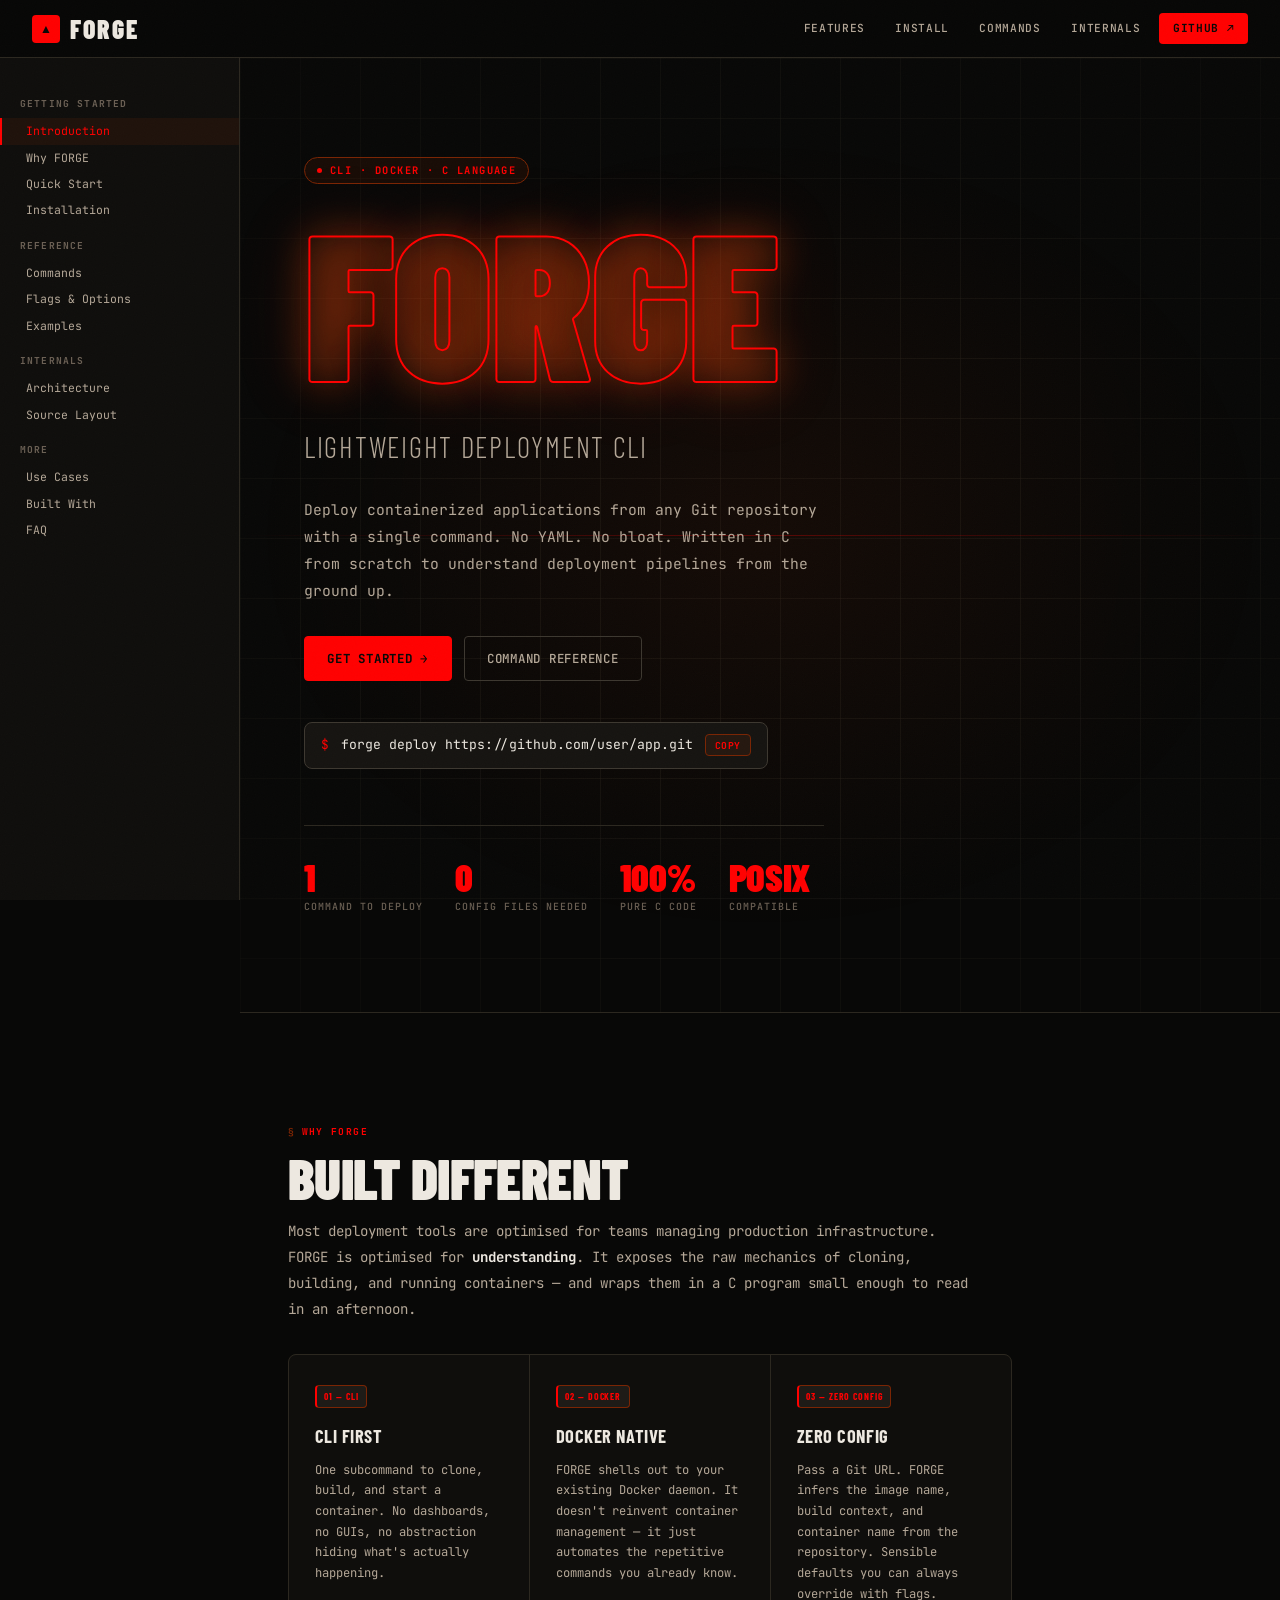
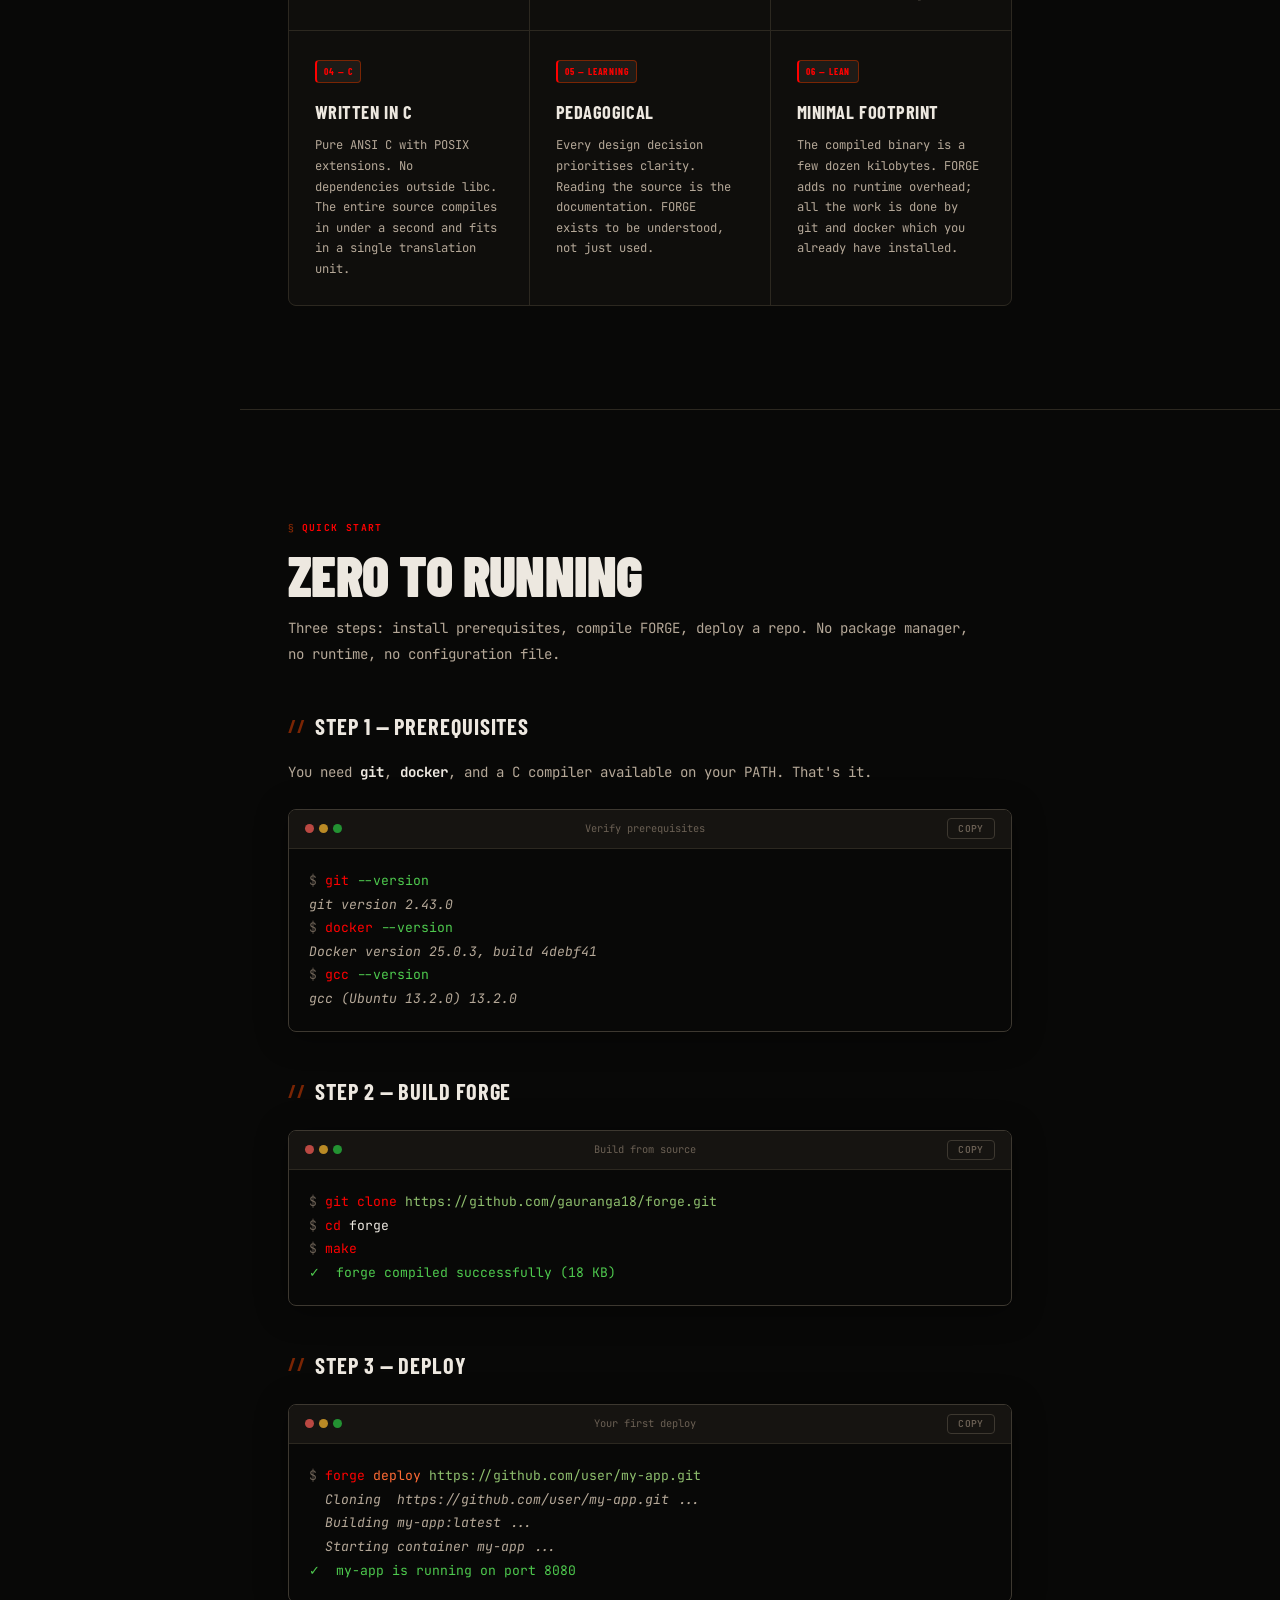
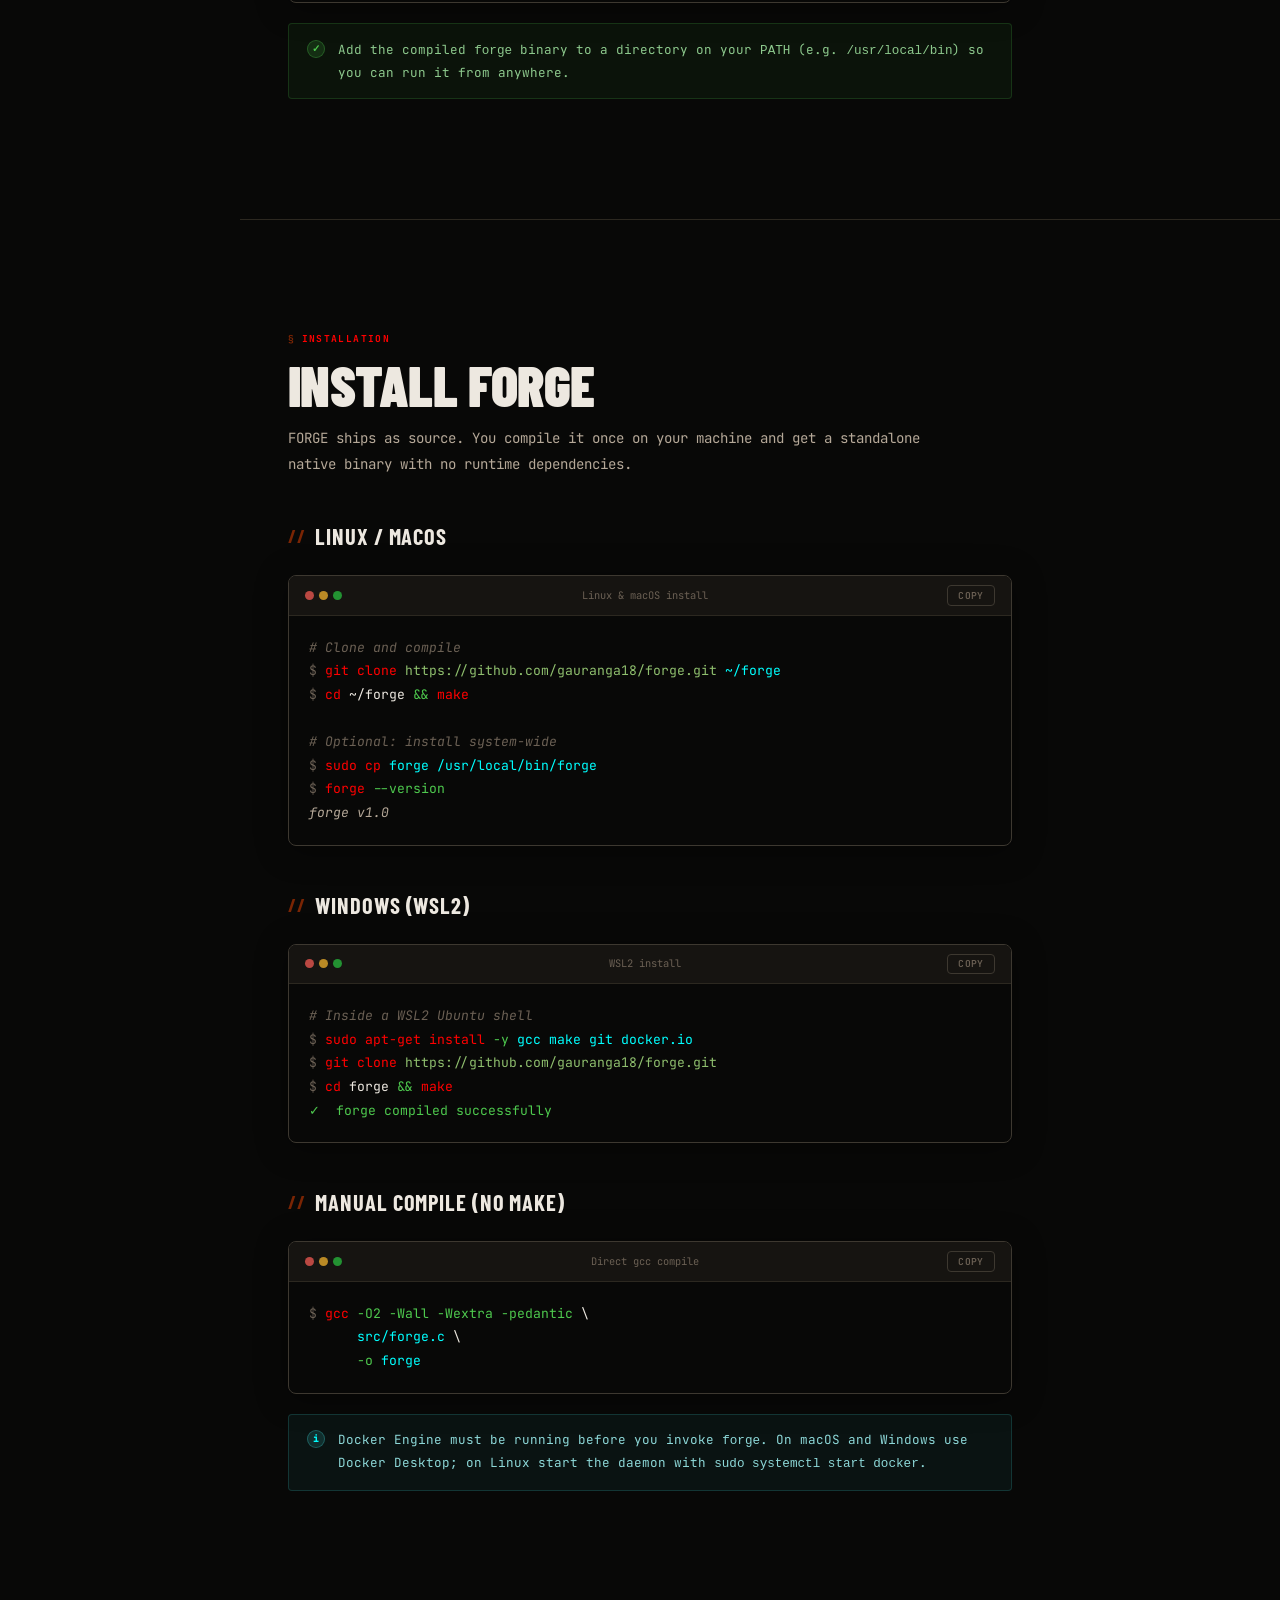
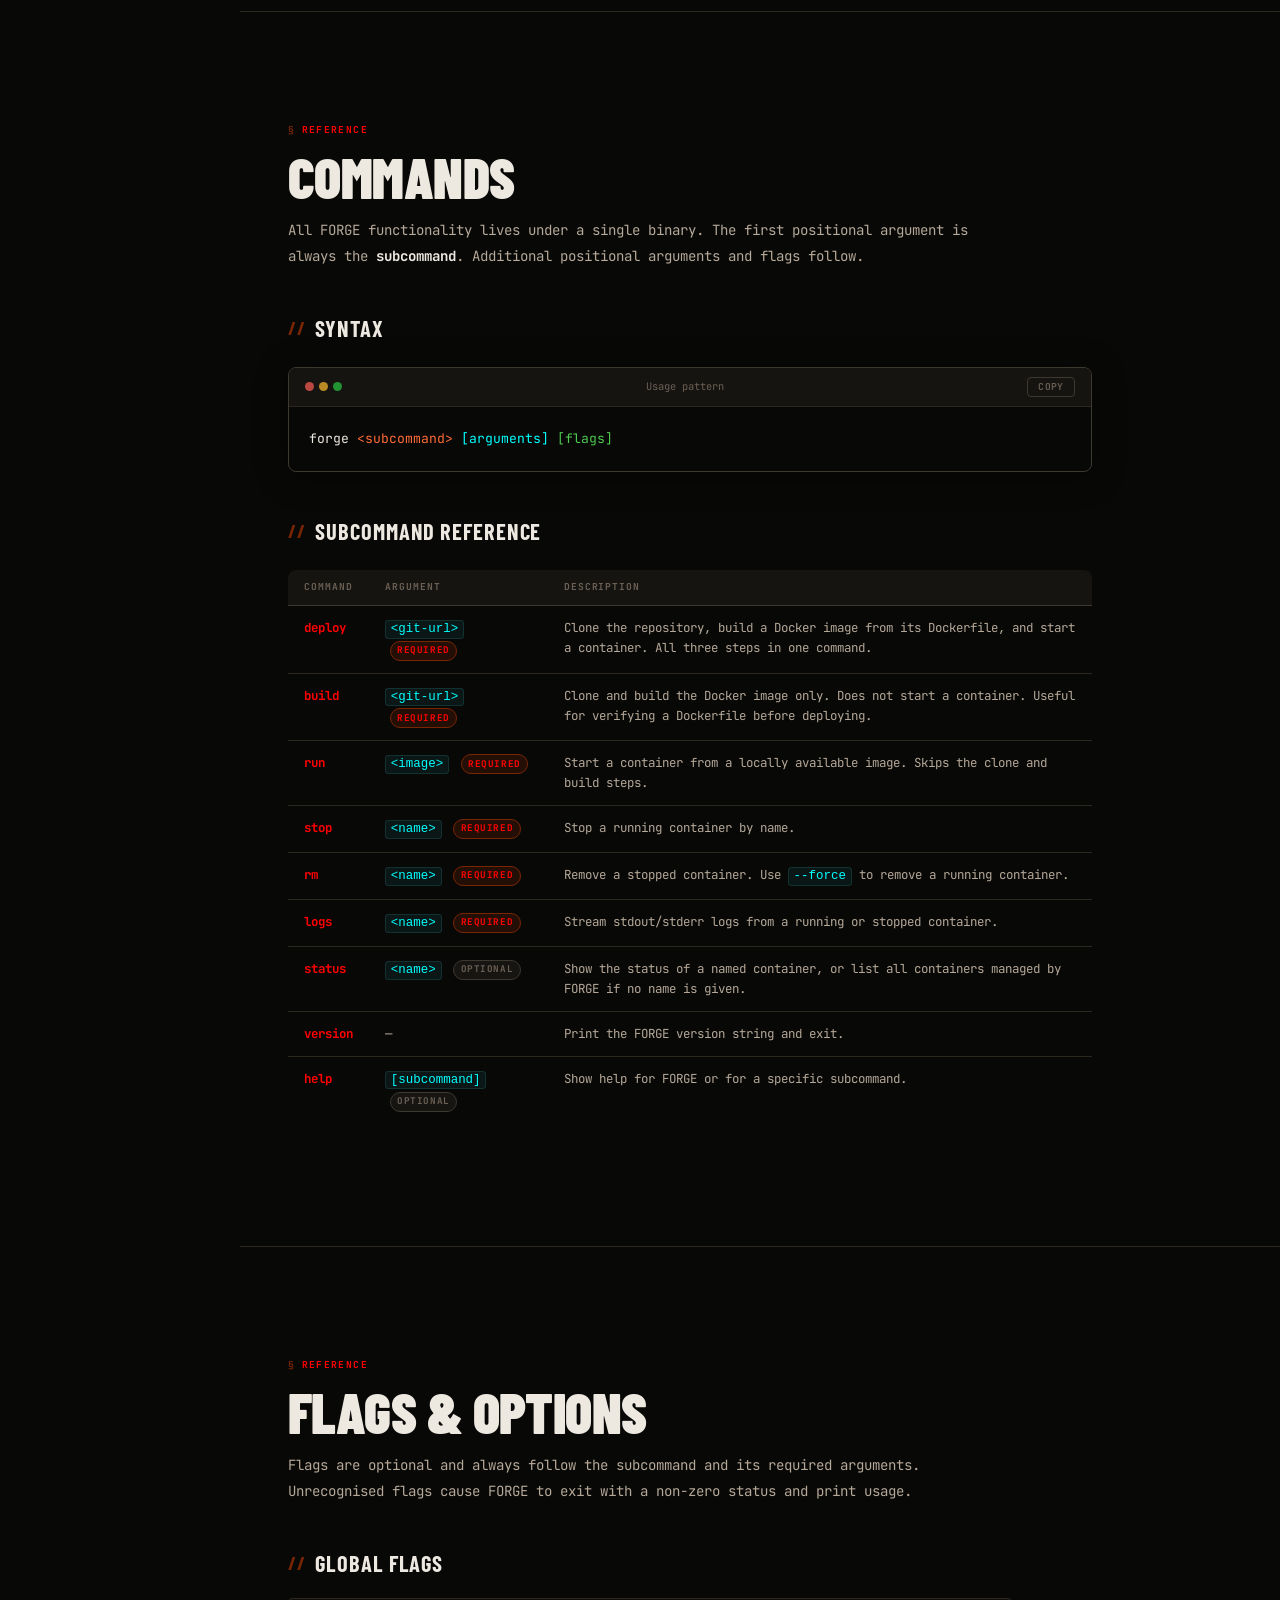
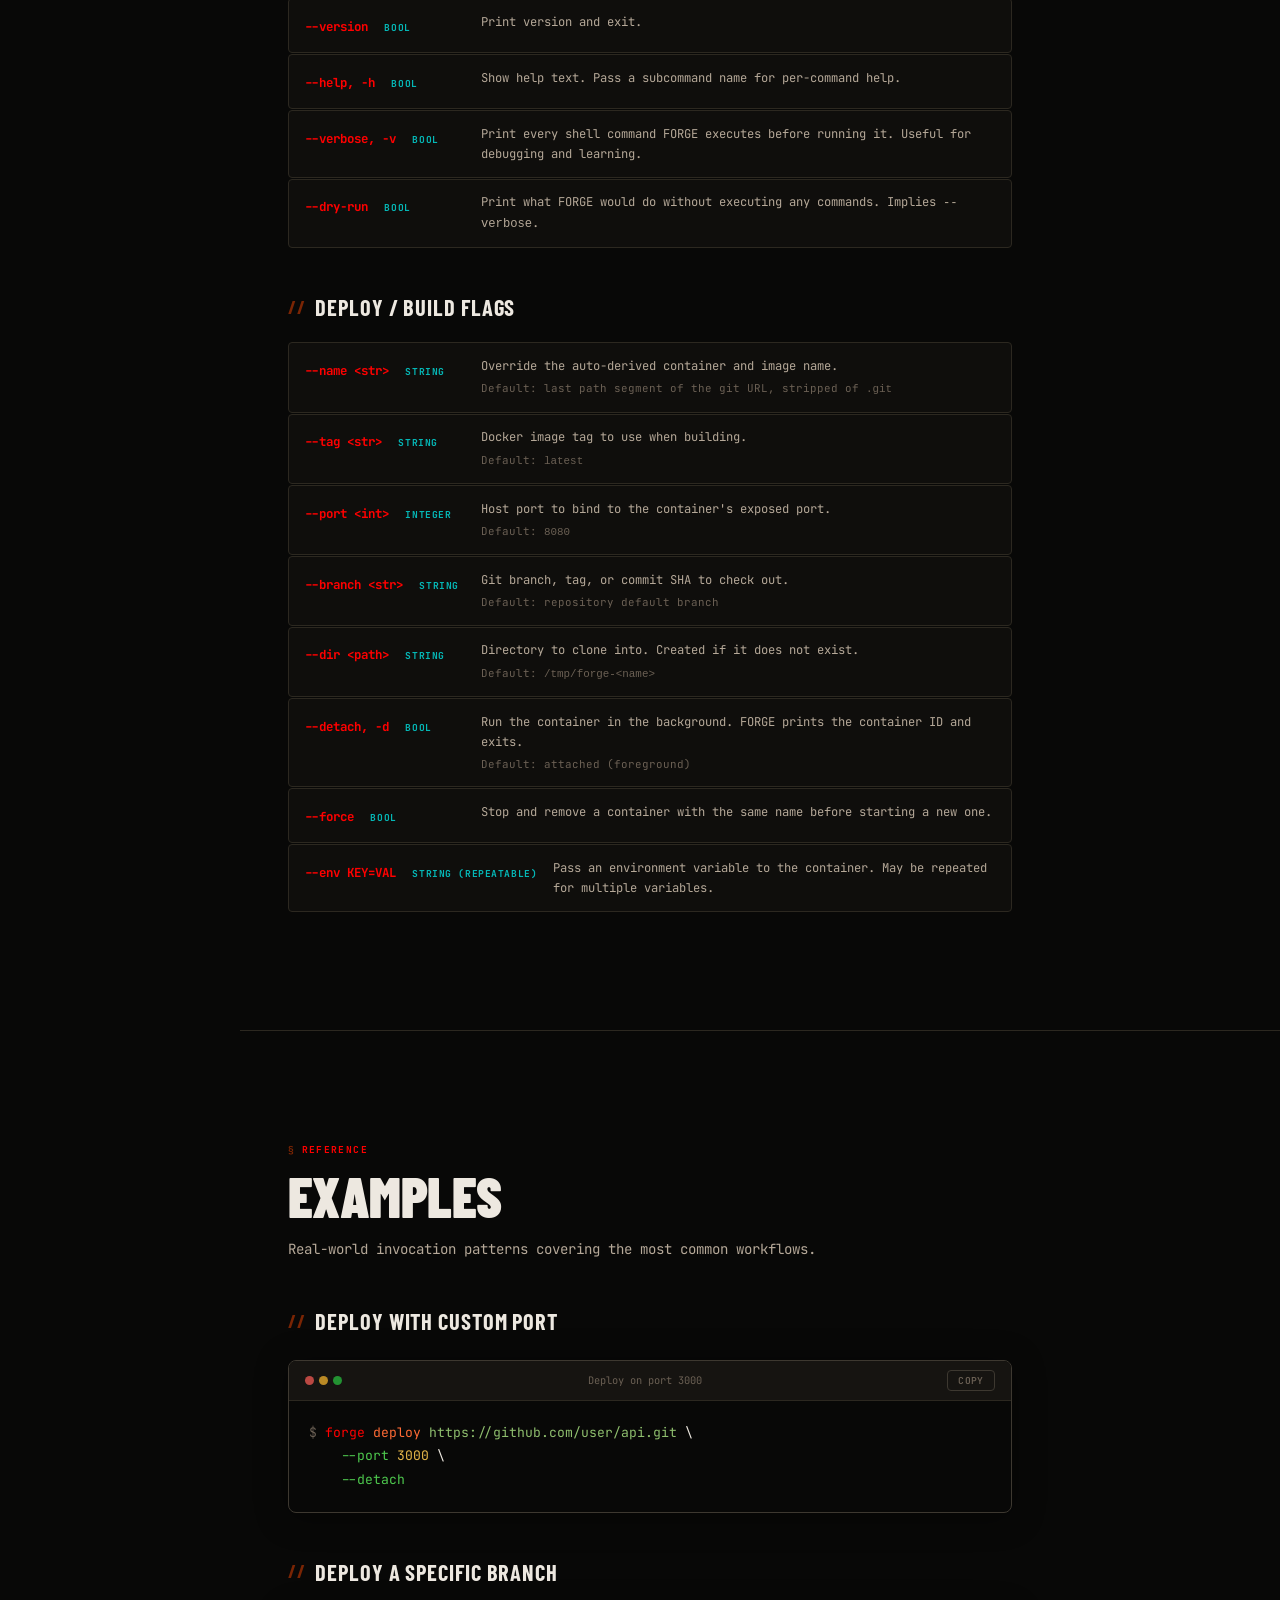
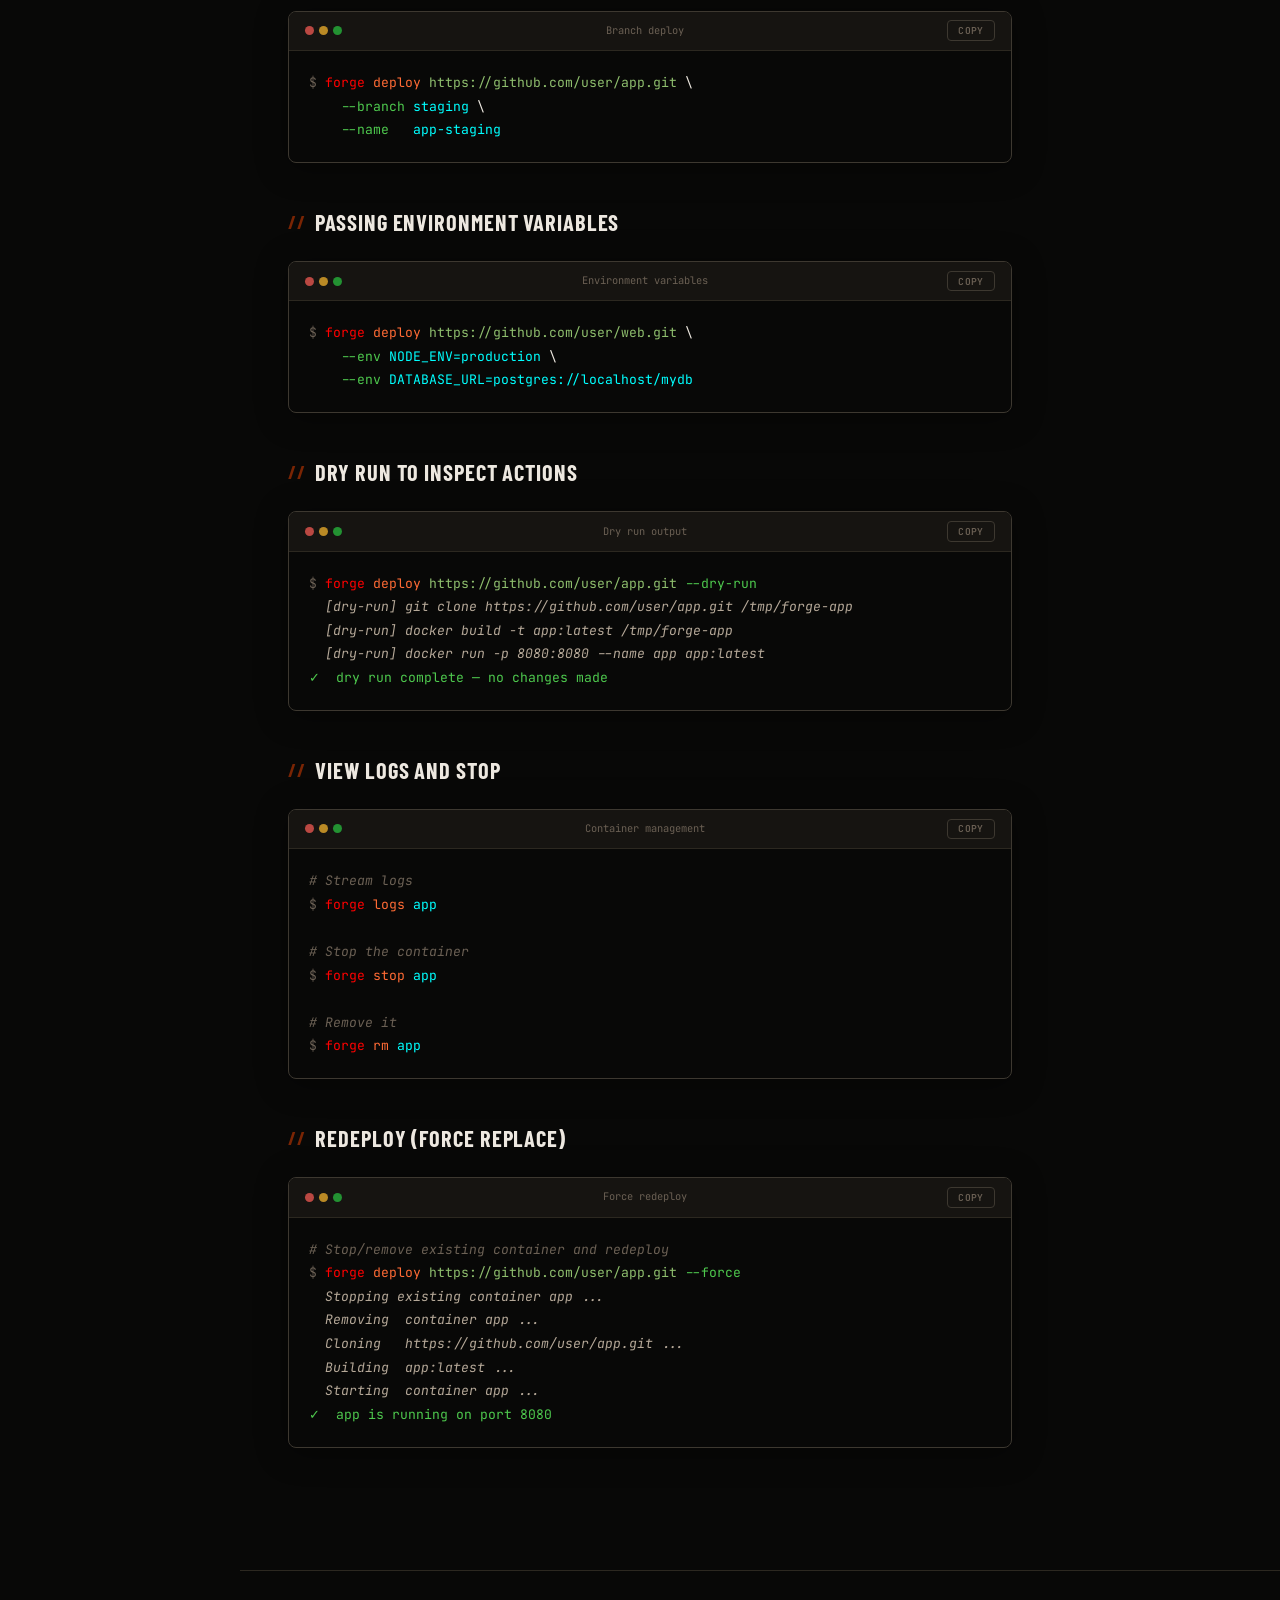
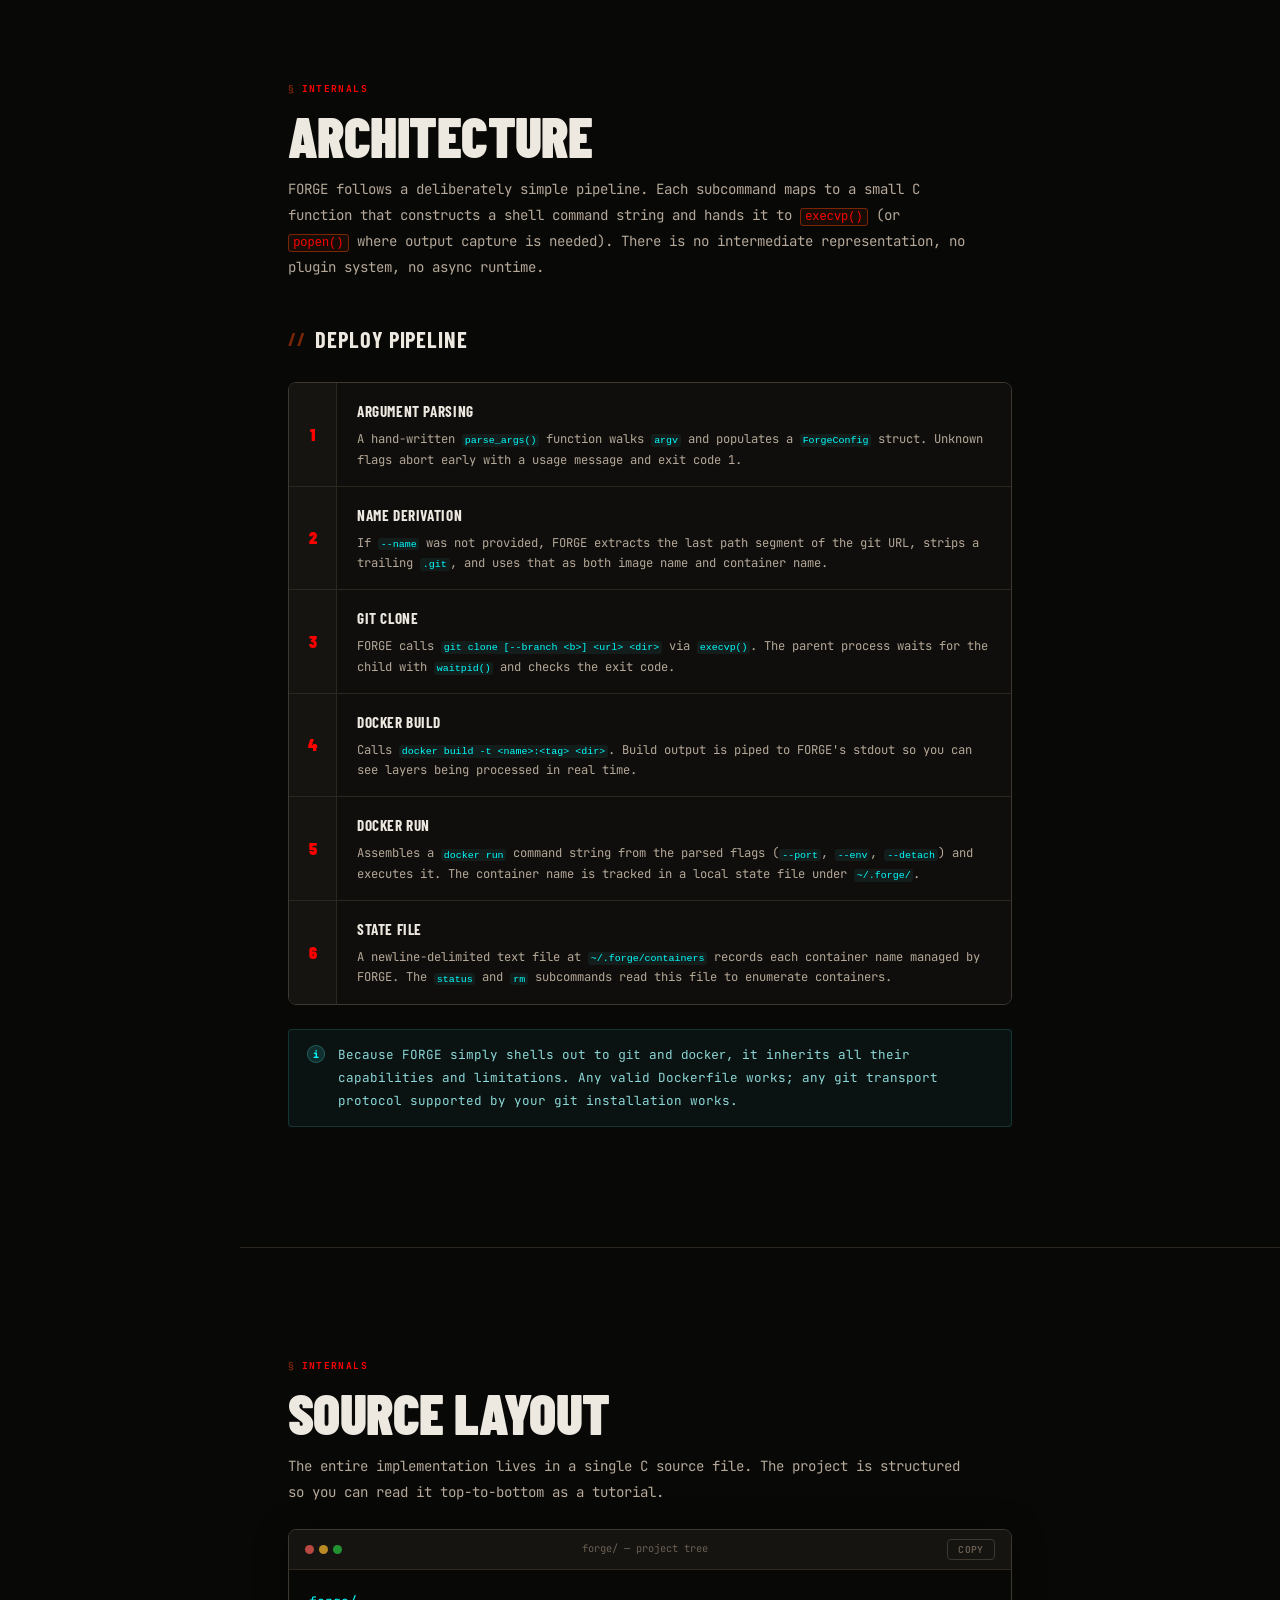
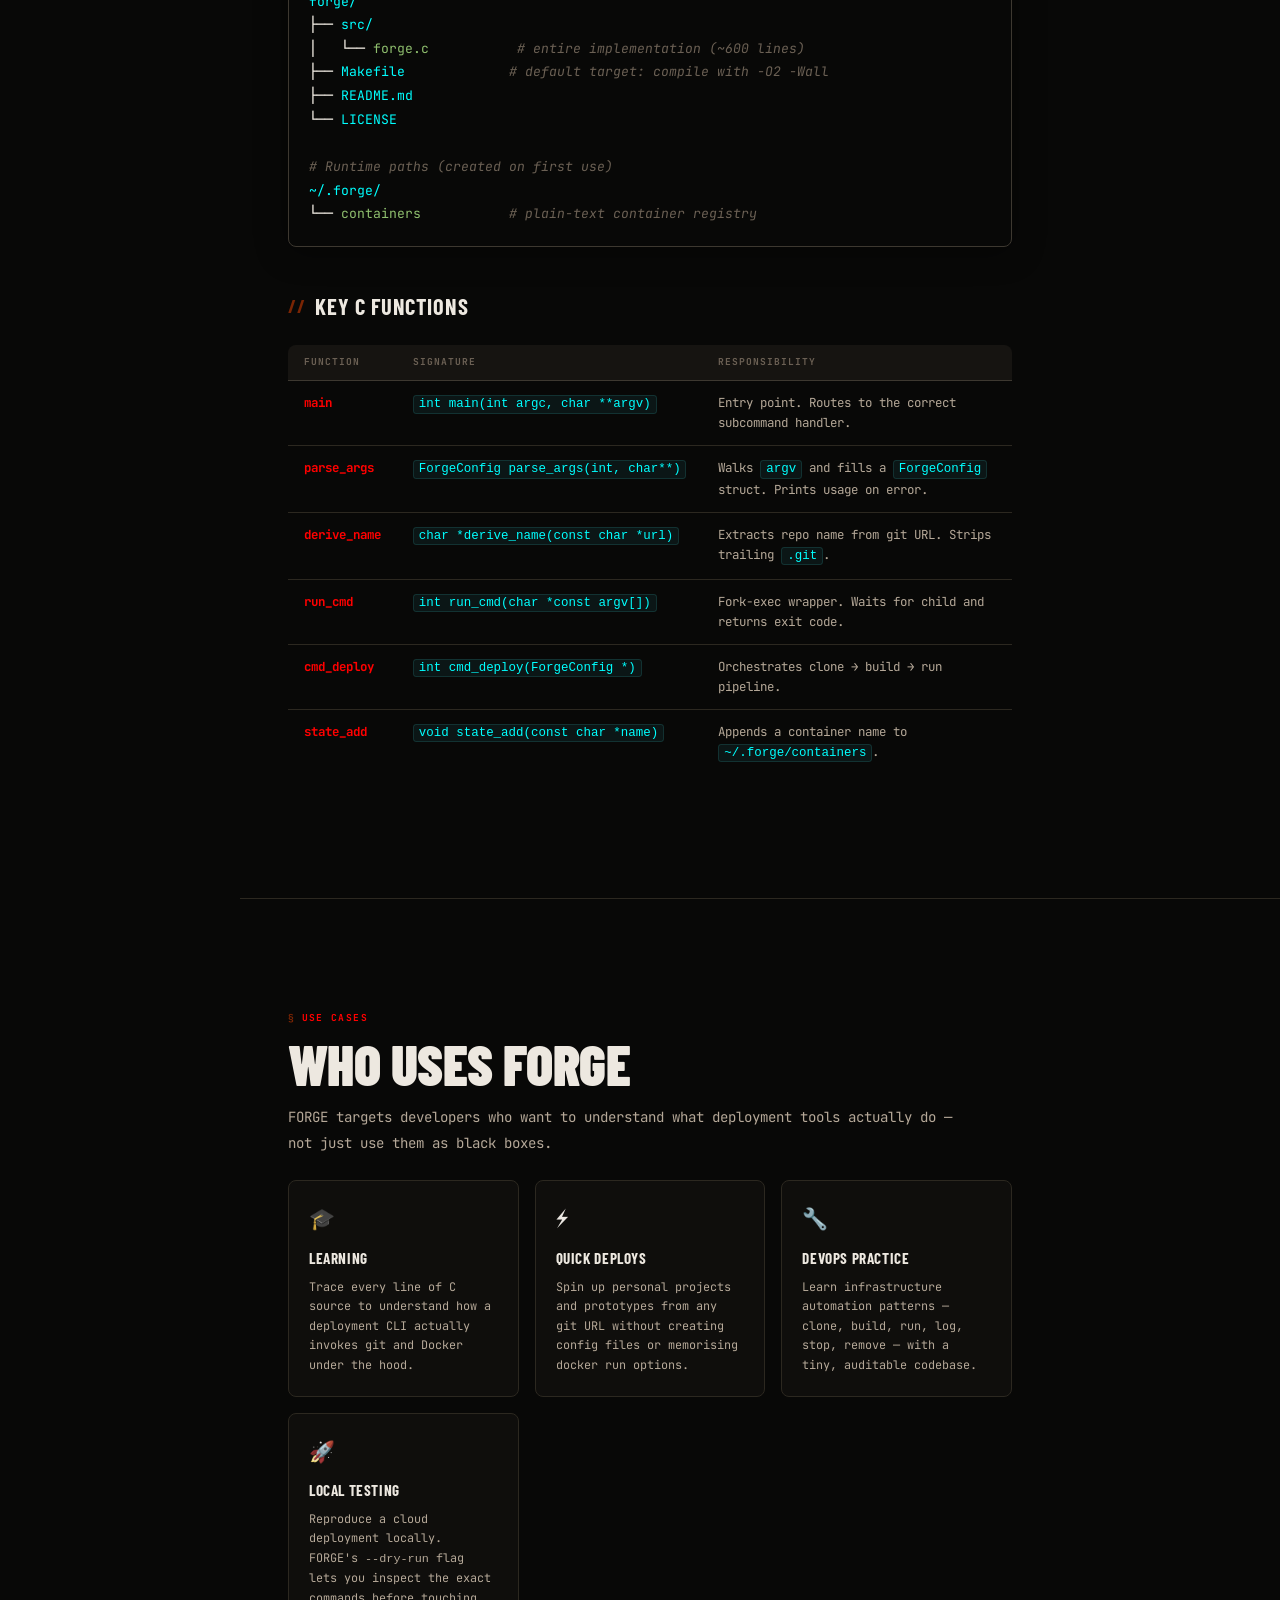
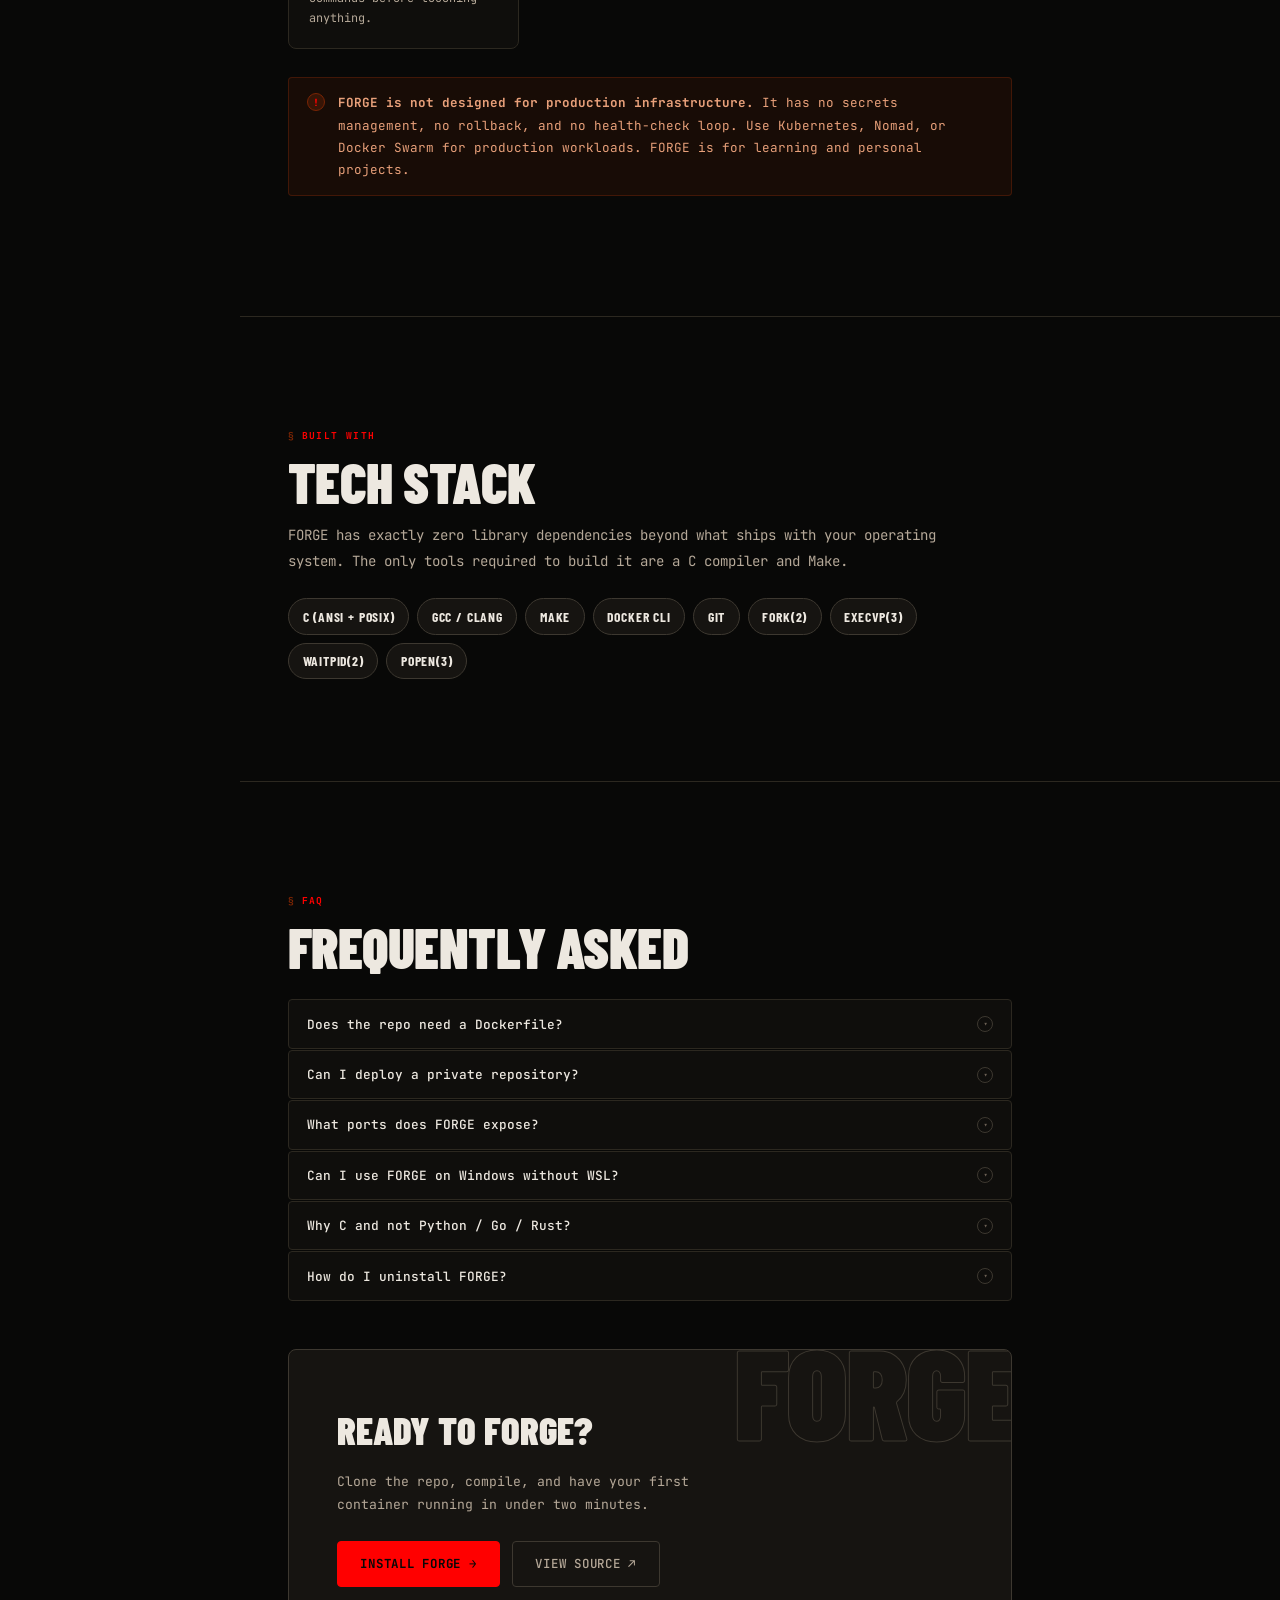
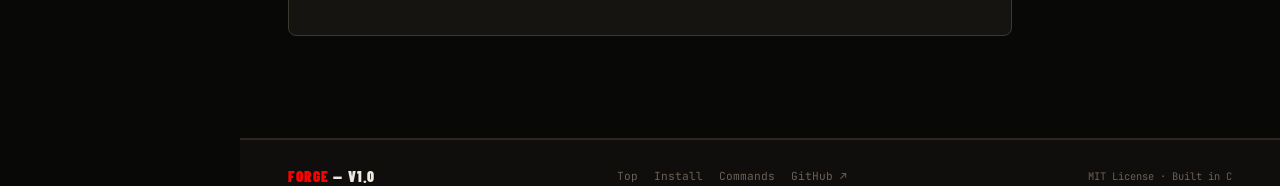
<file: docs/index.html>
<!DOCTYPE html>
<html lang="en">
<head>
  <meta charset="UTF-8">
  <meta name="viewport" content="width=device-width, initial-scale=1.0">
  <meta name="description" content="FORGE — Deploy containerized applications from Git with one command. Lightweight CLI built in C.">
  <meta name="color-scheme" content="dark">
  <title>FORGE — CLI Docker Deployment Tool</title>

  <link rel="preconnect" href="https://fonts.googleapis.com">
  <link rel="preconnect" href="https://fonts.gstatic.com" crossorigin>
  <link href="https://fonts.googleapis.com/css2?family=Barlow+Condensed:ital,wght@0,300;0,600;0,700;0,900;1,700&family=JetBrains+Mono:ital,wght@0,300;0,400;0,500;0,700;1,400&display=swap" rel="stylesheet">

  <style>
    /* ════════════════════════════════════════════
       TOKENS
    ════════════════════════════════════════════ */
    :root {
      --bg:           #080807;
      --bg-2:         #0f0e0c;
      --bg-3:         #161411;
      --bg-4:         #1e1b17;
      --bg-5:         #252118;
      --border:       #2c2820;
      --border-2:     #3d3830;
      --forge:        #ff0000;
      --forge-dim:    #7a2504;
      --forge-glow:   rgba(232,71,10,0.12);
      --forge-soft:   rgba(232,71,10,0.07);
      --ember:        #ff6b35;
      --ash:          #a89880;
      --steel:        #6b6054;
      --text:         #ede8e0;
      --text-2:       #b5a898;
      --text-3:       #6b6054;
      --green:        #4ec94e;
      --cyan:         #00ffff;
      --yellow:       #e8b84a;
      --font-display: 'Barlow Condensed', sans-serif;
      --font-mono:    'JetBrains Mono', 'Cascadia Code', monospace;
      --nav-h:        58px;
      --sidebar-w:    240px;
      --r:            4px;
      --r-lg:         8px;
      --ease:         cubic-bezier(0.25, 0.46, 0.45, 0.94);
    }

    /* ════════════════════════════════════════════
       RESET
    ════════════════════════════════════════════ */
    *, *::before, *::after { box-sizing: border-box; margin: 0; padding: 0; }
    html { scroll-behavior: smooth; font-size: 16px; }
    body {
      background: var(--bg);
      color: var(--text);
      font-family: var(--font-mono);
      line-height: 1.7;
      overflow-x: hidden;
      min-width: 320px;
      -webkit-font-smoothing: antialiased;
    }

    /* CRT noise texture overlay */
    body::before {
      content: '';
      position: fixed; inset: 0; z-index: 9999;
      background-image: url("data:image/svg+xml,%3Csvg xmlns='http://www.w3.org/2000/svg' width='200' height='200'%3E%3Cfilter id='n'%3E%3CfeTurbulence type='fractalNoise' baseFrequency='0.9' numOctaves='4' stitchTiles='stitch'/%3E%3C/filter%3E%3Crect width='200' height='200' filter='url(%23n)' opacity='0.03'/%3E%3C/svg%3E");
      pointer-events: none;
      opacity: 0.6;
    }

    ::selection { background: var(--forge-glow); color: var(--forge); }
    ::-webkit-scrollbar { width: 4px; }
    ::-webkit-scrollbar-track { background: var(--bg); }
    ::-webkit-scrollbar-thumb { background: var(--border-2); border-radius: 2px; }
    ::-webkit-scrollbar-thumb:hover { background: var(--forge-dim); }

    a { color: var(--forge); text-decoration: none; transition: color 0.15s; }
    a:hover { color: var(--ember); }
    a:focus-visible { outline: 1px solid var(--forge); outline-offset: 3px; border-radius: 2px; }

    @media (prefers-reduced-motion: reduce) {
      *, *::before, *::after {
        animation-duration: 0.01ms !important;
        transition-duration: 0.01ms !important;
      }
      html { scroll-behavior: auto; }
    }

    /* ════════════════════════════════════════════
       TOP NAV
    ════════════════════════════════════════════ */
    .top-nav {
      position: fixed; top: 0; left: 0; right: 0; z-index: 200;
      height: var(--nav-h);
      background: rgba(8,8,7,0.95);
      backdrop-filter: blur(16px);
      border-bottom: 1px solid var(--border);
      display: flex; align-items: center; justify-content: space-between;
      padding: 0 clamp(1rem, 4vw, 2rem);
      gap: 1rem;
    }

    .nav-brand {
      display: flex; align-items: center; gap: 0.6rem;
      font-family: var(--font-display);
      font-size: clamp(1.3rem, 3vw, 1.6rem);
      font-weight: 900;
      letter-spacing: 0.08em;
      color: var(--text);
      text-transform: uppercase;
      text-decoration: none;
    }
    .nav-brand:hover { color: var(--text); }
    .brand-icon {
      display: inline-flex; align-items: center; justify-content: center;
      width: 28px; height: 28px;
      background: var(--forge);
      border-radius: var(--r);
      font-size: 0.75rem; font-weight: 900;
      color: var(--bg);
      letter-spacing: 0;
      flex-shrink: 0;
    }

    .nav-right { display: flex; align-items: center; gap: 0.5rem; }
    .nav-link {
      font-size: 0.7rem; font-weight: 500; letter-spacing: 0.06em;
      text-transform: uppercase; color: var(--text-2);
      padding: 0.35rem 0.7rem; border-radius: var(--r);
      transition: all 0.15s;
      display: none;
    }
    @media (min-width: 640px) { .nav-link { display: block; } }
    .nav-link:hover { color: var(--text); background: var(--bg-4); }
    .nav-link.active { color: var(--forge); }

    .nav-doc-btn {
      font-family: var(--font-mono);
      font-size: 0.7rem; font-weight: 700; letter-spacing: 0.06em;
      text-transform: uppercase; color: var(--bg);
      background: var(--forge);
      padding: 0.38rem 0.85rem;
      border-radius: var(--r);
      border: none; cursor: pointer;
      transition: all 0.15s;
    }
    .nav-doc-btn:hover { background: var(--ember); color: var(--bg); }

    .hamburger {
      display: flex; flex-direction: column; gap: 4px;
      background: none; border: 1px solid var(--border-2);
      border-radius: var(--r); padding: 6px;
      cursor: pointer;
    }
    .hamburger span { display: block; width: 16px; height: 2px; background: var(--text-2); transition: all 0.2s; }
    .hamburger.open span:nth-child(1) { transform: rotate(45deg) translate(4px,4px); }
    .hamburger.open span:nth-child(2) { opacity: 0; transform: scaleX(0); }
    .hamburger.open span:nth-child(3) { transform: rotate(-45deg) translate(4px,-4px); }
    @media (min-width: 900px) { .hamburger { display: none; } }

    /* ════════════════════════════════════════════
       LAYOUT SHELL (sidebar + content)
    ════════════════════════════════════════════ */
    .page-shell {
      display: flex;
      padding-top: var(--nav-h);
      min-height: 100vh;
    }

    /* ─── SIDEBAR ─── */
    .sidebar {
      position: fixed;
      top: var(--nav-h); left: 0; bottom: 0;
      width: var(--sidebar-w);
      background: var(--bg-2);
      border-right: 1px solid var(--border);
      overflow-y: auto;
      overflow-x: hidden;
      padding: 1.5rem 0 2rem;
      z-index: 90;
      transform: translateX(-100%);
      transition: transform 0.28s var(--ease);
    }
    .sidebar.open { transform: translateX(0); }
    @media (min-width: 900px) {
      .sidebar { transform: translateX(0); }
    }

    .sidebar-section { margin-bottom: 0.25rem; }
    .sidebar-group-label {
      font-size: 0.6rem; font-weight: 700;
      letter-spacing: 0.12em; text-transform: uppercase;
      color: var(--steel); padding: 0.9rem 1.25rem 0.35rem;
      display: block;
    }
    .sidebar-link {
      display: block;
      font-size: 0.72rem; font-weight: 400;
      color: var(--text-2);
      padding: 0.32rem 1.25rem 0.32rem 1.5rem;
      border-left: 2px solid transparent;
      transition: all 0.15s;
      line-height: 1.4;
      text-decoration: none;
    }
    .sidebar-link:hover { color: var(--text); border-left-color: var(--border-2); }
    .sidebar-link.active { color: var(--forge); border-left-color: var(--forge); background: var(--forge-soft); }
    .sidebar-link:focus-visible { outline: 1px solid var(--forge); outline-offset: -1px; }

    /* Sidebar overlay on mobile */
    .sidebar-overlay {
      position: fixed; inset: 0; z-index: 89;
      background: rgba(8,8,7,0.7);
      backdrop-filter: blur(4px);
      display: none;
    }
    .sidebar-overlay.visible { display: block; }

    /* ─── MAIN CONTENT ─── */
    .main-content {
      flex: 1;
      min-width: 0;
      padding: 0;
    }
    @media (min-width: 900px) {
      .main-content { margin-left: var(--sidebar-w); }
    }

    .section-outer {
      padding: clamp(4rem, 8vw, 7rem) clamp(1.25rem, 5vw, 3rem);
      max-width: 820px;
    }
    .section-outer.hero-outer {
      max-width: 100%;
      padding: 0;
    }
    .section-outer.wide { max-width: 900px; }

    /* ════════════════════════════════════════════
       HERO
    ════════════════════════════════════════════ */
    .hero {
      min-height: calc(100vh - var(--nav-h));
      display: flex; align-items: center;
      position: relative;
      overflow: hidden;
      padding: clamp(3rem, 8vw, 6rem) clamp(1.25rem, 6vw, 4rem);
    }

    /* Grid + radial glow background */
    .hero::before {
      content: '';
      position: absolute; inset: 0;
      background:
        radial-gradient(ellipse 70% 60% at 50% 50%, rgba(232,71,10,0.06) 0%, transparent 70%),
        linear-gradient(rgba(44,40,32,0.3) 1px, transparent 1px),
        linear-gradient(90deg, rgba(44,40,32,0.3) 1px, transparent 1px);
      background-size: auto, 60px 60px, 60px 60px;
      mask-image: radial-gradient(ellipse 90% 100% at 50% 50%, black 30%, transparent 100%);
      pointer-events: none;
    }

    /* Horizontal scanning line */
    .hero::after {
      content: '';
      position: absolute; left: 0; right: 0;
      height: 1px;
      background: linear-gradient(90deg, transparent, var(--forge), transparent);
      opacity: 0.3;
      animation: scan 8s linear infinite;
    }
    @keyframes scan {
      0%   { top: -1px; opacity: 0; }
      5%   { opacity: 0.3; }
      95%  { opacity: 0.3; }
      100% { top: 100%; opacity: 0; }
    }

    .hero-inner {
      position: relative; z-index: 1;
      max-width: 860px;
    }

    .hero-badge {
      display: inline-flex; align-items: center; gap: 0.5rem;
      font-size: 0.65rem; font-weight: 700; letter-spacing: 0.14em;
      text-transform: uppercase; color: var(--forge);
      border: 1px solid var(--forge-dim);
      background: var(--forge-soft);
      padding: 0.25rem 0.75rem;
      border-radius: 100px;
      margin-bottom: 1.5rem;
      animation: fadeUp 0.5s ease both;
    }
    .hero-badge::before {
      content: '';
      width: 5px; height: 5px; border-radius: 50%;
      background: var(--forge);
      animation: pulse 2s ease-in-out infinite;
    }
    @keyframes pulse { 0%,100%{opacity:1} 50%{opacity:0.3} }

    .hero-title {
      font-family: var(--font-display);
      font-size: clamp(5rem, 18vw, 13rem);
      font-weight: 900;
      line-height: 0.88;
      letter-spacing: -0.01em;
      text-transform: uppercase;
      color: var(--text);
      margin-bottom: 0.15em;
      animation: fadeUp 0.5s ease 0.1s both;
      position: relative;
    }
    /* Forge glow effect on title */
    .hero-title span {
      position: relative;
      display: inline-block;
      color: transparent;
      -webkit-text-stroke: 2px var(--forge);
      text-shadow: 0 0 40px rgba(232,71,10,0.4), 0 0 80px rgba(232,71,10,0.15);
      /* fallback for stroke */
    }
    @supports not (-webkit-text-stroke: 1px black) {
      .hero-title span { color: var(--forge); }
    }

    .hero-sub {
      font-family: var(--font-display);
      font-size: clamp(1.1rem, 3vw, 1.8rem);
      font-weight: 300;
      letter-spacing: 0.06em;
      color: var(--text-2);
      text-transform: uppercase;
      margin-bottom: 1.5rem;
      animation: fadeUp 0.5s ease 0.2s both;
    }

    .hero-desc {
      font-size: clamp(0.8rem, 1.5vw, 0.92rem);
      color: var(--text-2);
      max-width: 520px;
      line-height: 1.85;
      margin-bottom: 2rem;
      animation: fadeUp 0.5s ease 0.3s both;
    }

    .hero-actions {
      display: flex; flex-wrap: wrap; gap: 0.75rem;
      animation: fadeUp 0.5s ease 0.4s both;
    }

    .btn-primary {
      display: inline-flex; align-items: center; gap: 0.5rem;
      font-family: var(--font-mono);
      font-size: 0.78rem; font-weight: 700; letter-spacing: 0.06em;
      text-transform: uppercase;
      color: var(--bg);
      background: var(--forge);
      padding: 0.7rem 1.4rem;
      border-radius: var(--r);
      border: 1px solid var(--forge);
      transition: all 0.15s;
      text-decoration: none;
    }
    .btn-primary:hover {
      background: var(--ember);
      border-color: var(--ember);
      color: var(--bg);
      transform: translateY(-1px);
      box-shadow: 0 6px 20px rgba(232,71,10,0.3);
    }

    .btn-secondary {
      display: inline-flex; align-items: center; gap: 0.5rem;
      font-family: var(--font-mono);
      font-size: 0.78rem; font-weight: 500; letter-spacing: 0.06em;
      text-transform: uppercase;
      color: var(--text-2);
      background: none;
      padding: 0.7rem 1.4rem;
      border-radius: var(--r);
      border: 1px solid var(--border-2);
      transition: all 0.15s;
      text-decoration: none;
    }
    .btn-secondary:hover {
      color: var(--text);
      border-color: var(--steel);
      background: var(--bg-4);
    }

    .hero-quick-cmd {
      margin-top: 2.5rem;
      display: inline-flex; align-items: center; gap: 0.75rem;
      background: var(--bg-3);
      border: 1px solid var(--border-2);
      border-radius: var(--r-lg);
      padding: 0.7rem 1rem;
      animation: fadeUp 0.5s ease 0.5s both;
    }
    .hqc-prompt { color: var(--forge); font-size: 0.8rem; user-select: none; }
    .hqc-cmd { font-size: 0.82rem; color: var(--text); }
    .hqc-copy {
      background: var(--forge-soft);
      border: 1px solid var(--forge-dim);
      color: var(--forge);
      font-family: var(--font-mono);
      font-size: 0.6rem; font-weight: 700; letter-spacing: 0.05em;
      text-transform: uppercase;
      padding: 0.22rem 0.55rem;
      border-radius: var(--r);
      cursor: pointer;
      transition: all 0.15s;
      flex-shrink: 0;
    }
    .hqc-copy:hover { background: var(--forge); color: var(--bg); border-color: var(--forge); }

    .hero-stats {
      display: flex; flex-wrap: wrap; gap: 2rem;
      margin-top: 3.5rem;
      padding-top: 2rem;
      border-top: 1px solid var(--border);
      animation: fadeUp 0.5s ease 0.6s both;
    }
    .stat-item {}
    .stat-n {
      font-family: var(--font-display);
      font-size: clamp(1.6rem, 4vw, 2.4rem);
      font-weight: 900;
      color: var(--forge);
      line-height: 1;
      letter-spacing: -0.01em;
    }
    .stat-l {
      font-size: 0.62rem; font-weight: 500;
      letter-spacing: 0.1em; text-transform: uppercase;
      color: var(--steel);
      margin-top: 0.2rem;
    }

    @keyframes fadeUp { from{opacity:0;transform:translateY(18px)} to{opacity:1;transform:translateY(0)} }

    /* ════════════════════════════════════════════
       SECTION SHARED STYLES
    ════════════════════════════════════════════ */
    .doc-section {
      border-bottom: 1px solid var(--border);
    }

    .section-tag {
      display: inline-flex; align-items: center; gap: 0.4rem;
      font-size: 0.6rem; font-weight: 700;
      letter-spacing: 0.14em; text-transform: uppercase;
      color: var(--forge);
      margin-bottom: 0.65rem;
    }
    .section-tag::before { content: '§'; color: var(--forge-dim); }

    h2.section-title {
      font-family: var(--font-display);
      font-size: clamp(2rem, 6vw, 3.5rem);
      font-weight: 900;
      letter-spacing: -0.01em;
      text-transform: uppercase;
      line-height: 1;
      color: var(--text);
      margin-bottom: 0.75rem;
    }

    h3.sub-title {
      font-family: var(--font-display);
      font-size: clamp(1rem, 2.5vw, 1.4rem);
      font-weight: 700;
      text-transform: uppercase;
      letter-spacing: 0.04em;
      color: var(--text);
      margin: 2.5rem 0 0.85rem;
      display: flex; align-items: center; gap: 0.6rem;
    }
    h3.sub-title::before {
      content: '//';
      color: var(--forge-dim);
      font-size: 0.85em;
    }

    .prose {
      font-size: clamp(0.8rem, 1.4vw, 0.88rem);
      color: var(--text-2);
      line-height: 1.85;
      max-width: 680px;
      margin-bottom: 1.5rem;
    }
    .prose strong { color: var(--text); font-weight: 700; }
    .prose code {
      font-size: 0.85em;
      color: var(--forge);
      background: var(--forge-soft);
      border: 1px solid var(--forge-dim);
      padding: 0.1em 0.35em;
      border-radius: 3px;
    }
    .prose a { color: var(--forge); }
    .prose a:hover { color: var(--ember); }

    /* ════════════════════════════════════════════
       FEATURES GRID
    ════════════════════════════════════════════ */
    .features-grid {
      display: grid;
      grid-template-columns: repeat(auto-fit, minmax(200px, 1fr));
      gap: 1px;
      background: var(--border);
      border: 1px solid var(--border);
      border-radius: var(--r-lg);
      overflow: hidden;
      margin-top: 2rem;
    }

    .feat-card {
      background: var(--bg-2);
      padding: clamp(1.1rem, 3vw, 1.6rem);
      transition: background 0.2s;
      position: relative;
      overflow: hidden;
    }
    .feat-card:hover { background: var(--bg-3); }
    .feat-card::after {
      content: '';
      position: absolute; inset: 0;
      background: radial-gradient(circle at 0% 0%, var(--forge-soft), transparent 60%);
      opacity: 0; transition: opacity 0.25s;
      pointer-events: none;
    }
    .feat-card:hover::after { opacity: 1; }

    .feat-icon {
      font-family: var(--font-display);
      font-size: 0.6rem; font-weight: 700; letter-spacing: 0.1em;
      color: var(--forge); text-transform: uppercase;
      border: 1px solid var(--forge-dim);
      border-left: 2px solid var(--forge);
      background: var(--bg-4);
      padding: 0.15rem 0.45rem;
      border-radius: var(--r);
      display: inline-block;
      margin-bottom: 0.85rem;
    }
    .feat-name {
      font-family: var(--font-display);
      font-size: clamp(0.95rem, 2vw, 1.15rem);
      font-weight: 700; text-transform: uppercase;
      letter-spacing: 0.03em;
      color: var(--text);
      margin-bottom: 0.45rem;
    }
    .feat-desc {
      font-size: 0.76rem; color: var(--text-2); line-height: 1.7;
    }

    /* ════════════════════════════════════════════
       TERMINAL / CODE BLOCKS
    ════════════════════════════════════════════ */
    .terminal {
      background: var(--bg);
      border: 1px solid var(--border-2);
      border-radius: var(--r-lg);
      overflow: hidden;
      margin: 1.25rem 0;
      box-shadow: 0 4px 32px rgba(0,0,0,0.4);
    }

    .terminal-bar {
      display: flex; align-items: center; justify-content: space-between;
      padding: 0.55rem 1rem;
      background: var(--bg-3);
      border-bottom: 1px solid var(--border);
      gap: 0.75rem;
    }
    .t-dots { display: flex; gap: 5px; }
    .t-dots span {
      width: 9px; height: 9px; border-radius: 50%;
    }
    .t-d1 { background: #ff5f57; opacity: 0.7; }
    .t-d2 { background: #ffbd2e; opacity: 0.7; }
    .t-d3 { background: #28c840; opacity: 0.7; }
    .t-filename {
      font-size: 0.65rem; color: var(--steel);
      flex: 1; text-align: center;
      overflow: hidden; text-overflow: ellipsis; white-space: nowrap;
    }
    .t-copy {
      background: none;
      border: 1px solid var(--border-2);
      color: var(--steel);
      font-family: var(--font-mono);
      font-size: 0.6rem; font-weight: 600; letter-spacing: 0.05em;
      text-transform: uppercase;
      padding: 0.18rem 0.48rem;
      border-radius: var(--r);
      cursor: pointer;
      transition: all 0.15s;
      white-space: nowrap;
      min-width: 48px; text-align: center;
    }
    .t-copy:hover { color: var(--forge); border-color: var(--forge-dim); background: var(--forge-soft); }
    .t-copy.ok { color: var(--green); border-color: #1a4a1a; background: rgba(78,201,78,0.08); }

    .terminal pre {
      padding: clamp(0.85rem, 2vw, 1.25rem);
      overflow-x: auto;
      font-family: var(--font-mono);
      font-size: clamp(0.7rem, 1.2vw, 0.82rem);
      line-height: 1.8;
      -webkit-overflow-scrolling: touch;
    }
    .terminal code { font-family: inherit; white-space: pre; }

    /* Syntax colours */
    .c-prompt  { color: var(--steel); user-select: none; }
    .c-cmd     { color: var(--forge); }
    .c-sub     { color: var(--ember); }
    .c-arg     { color: var(--cyan); }
    .c-flag    { color: var(--green); }
    .c-str     { color: #8fbf6e; }
    .c-comment { color: var(--steel); font-style: italic; }
    .c-ok      { color: var(--green); }
    .c-err     { color: #e84a4a; }
    .c-info    { color: var(--text-2); font-style: italic; }
    .c-key     { color: #c084fc; }
    .c-num     { color: var(--yellow); }
    .c-type    { color: var(--cyan); }

    /* ════════════════════════════════════════════
       COMMAND REFERENCE TABLE
    ════════════════════════════════════════════ */
    .cmd-table-wrap { overflow-x: auto; margin: 1.25rem 0; border-radius: var(--r-lg); }
    .cmd-table {
      width: 100%; min-width: 540px;
      border-collapse: collapse;
      font-size: 0.78rem;
    }
    .cmd-table thead th {
      text-align: left;
      padding: 0.6rem 1rem;
      background: var(--bg-3);
      color: var(--steel);
      font-size: 0.6rem; font-weight: 700;
      letter-spacing: 0.1em; text-transform: uppercase;
      border-bottom: 1px solid var(--border-2);
    }
    .cmd-table tbody td {
      padding: 0.75rem 1rem;
      border-bottom: 1px solid var(--border);
      color: var(--text-2);
      vertical-align: top; line-height: 1.6;
    }
    .cmd-table tbody tr { transition: background 0.12s; }
    .cmd-table tbody tr:hover { background: var(--bg-3); }
    .cmd-table tbody tr:last-child td { border-bottom: none; }
    .cmd-table td.col-cmd { color: var(--forge); font-weight: 700; white-space: nowrap; }
    .cmd-table td code {
      font-size: 0.78rem; color: var(--cyan);
      background: rgba(62,207,207,0.07);
      border: 1px solid rgba(62,207,207,0.15);
      padding: 0.08rem 0.3rem; border-radius: 3px;
      white-space: nowrap;
    }
    .cmd-table td .badge {
      display: inline-block;
      font-size: 0.58rem; font-weight: 700;
      letter-spacing: 0.06em; text-transform: uppercase;
      padding: 0.1rem 0.4rem; border-radius: 100px;
      margin-left: 0.3rem; vertical-align: middle;
    }
    .badge-req { background: rgba(232,71,10,0.12); color: var(--forge); border: 1px solid var(--forge-dim); }
    .badge-opt { background: rgba(107,96,84,0.15); color: var(--steel); border: 1px solid var(--border-2); }

    /* ════════════════════════════════════════════
       CALLOUTS
    ════════════════════════════════════════════ */
    .callout {
      display: flex; gap: 0.85rem;
      padding: 0.9rem 1.1rem;
      border-radius: var(--r);
      font-size: 0.79rem; line-height: 1.75;
      margin: 1.1rem 0;
    }
    .callout-note { background: rgba(62,207,207,0.06); border: 1px solid rgba(62,207,207,0.18); color: #8dd8d8; }
    .callout-warn { background: rgba(232,71,10,0.07); border: 1px solid rgba(232,71,10,0.2); color: #e8a07a; }
    .callout-tip  { background: rgba(78,201,78,0.06); border: 1px solid rgba(78,201,78,0.18); color: #8dc98d; }
    .callout-icon {
      flex-shrink: 0; width: 18px; height: 18px;
      border-radius: 50%; display: flex; align-items: center; justify-content: center;
      font-size: 0.62rem; font-weight: 900; margin-top: 1px;
    }
    .callout-note .callout-icon { background: rgba(62,207,207,0.15); color: var(--cyan); border: 1px solid rgba(62,207,207,0.3); }
    .callout-warn .callout-icon { background: rgba(232,71,10,0.15); color: var(--forge); border: 1px solid var(--forge-dim); }
    .callout-tip  .callout-icon { background: rgba(78,201,78,0.15); color: var(--green); border: 1px solid rgba(78,201,78,0.3); }

    /* ════════════════════════════════════════════
       ARCHITECTURE DIAGRAM
    ════════════════════════════════════════════ */
    .arch-flow {
      display: flex; flex-direction: column; gap: 0;
      margin: 1.5rem 0;
      border: 1px solid var(--border-2);
      border-radius: var(--r-lg);
      overflow: hidden;
    }
    .arch-step {
      display: grid;
      grid-template-columns: 48px 1fr;
      align-items: stretch;
      border-bottom: 1px solid var(--border);
      background: var(--bg-2);
      transition: background 0.15s;
    }
    .arch-step:last-child { border-bottom: none; }
    .arch-step:hover { background: var(--bg-3); }
    .arch-num {
      display: flex; align-items: center; justify-content: center;
      background: var(--bg-3);
      border-right: 1px solid var(--border);
      font-family: var(--font-display);
      font-size: 1.1rem; font-weight: 900;
      color: var(--forge);
      padding: 1rem 0;
    }
    .arch-body { padding: 1rem 1.25rem; }
    .arch-title {
      font-family: var(--font-display);
      font-size: 0.95rem; font-weight: 700; text-transform: uppercase;
      letter-spacing: 0.04em; color: var(--text);
      margin-bottom: 0.25rem;
    }
    .arch-desc { font-size: 0.76rem; color: var(--text-2); line-height: 1.65; }
    .arch-desc code {
      font-size: 0.82em; color: var(--cyan);
      background: rgba(62,207,207,0.08);
      padding: 0.08em 0.28em; border-radius: 3px;
    }

    /* ════════════════════════════════════════════
       FLAG/OPTION ROWS
    ════════════════════════════════════════════ */
    .flag-list { display: flex; flex-direction: column; gap: 1px; margin: 1rem 0; }
    .flag-row {
      display: grid;
      grid-template-columns: minmax(160px, auto) 1fr;
      gap: 1rem;
      padding: 0.8rem 1rem;
      background: var(--bg-2);
      border: 1px solid var(--border);
      border-radius: var(--r);
      transition: background 0.12s;
      align-items: start;
    }
    .flag-row:hover { background: var(--bg-3); }
    .flag-name {
      font-size: 0.78rem; font-weight: 700;
      color: var(--forge); white-space: nowrap;
    }
    .flag-type {
      font-size: 0.6rem; font-weight: 700;
      color: var(--cyan); text-transform: uppercase; letter-spacing: 0.06em;
      margin-left: 0.4rem;
      opacity: 0.7;
    }
    .flag-desc { font-size: 0.76rem; color: var(--text-2); line-height: 1.65; }
    .flag-default { font-size: 0.68rem; color: var(--steel); margin-top: 0.2rem; }

    /* ════════════════════════════════════════════
       USE CASES GRID
    ════════════════════════════════════════════ */
    .use-grid {
      display: grid;
      grid-template-columns: repeat(auto-fit, minmax(180px, 1fr));
      gap: 1rem;
      margin-top: 1.5rem;
    }
    .use-card {
      background: var(--bg-2);
      border: 1px solid var(--border);
      border-radius: var(--r-lg);
      padding: 1.25rem;
      transition: all 0.2s;
    }
    .use-card:hover {
      border-color: var(--forge-dim);
      background: var(--bg-3);
      transform: translateY(-2px);
      box-shadow: 0 8px 24px rgba(0,0,0,0.3);
    }
    .use-icon {
      font-size: 1.3rem; margin-bottom: 0.6rem; display: block;
      filter: saturate(0.7);
    }
    .use-title {
      font-family: var(--font-display);
      font-size: 0.95rem; font-weight: 700; text-transform: uppercase;
      letter-spacing: 0.04em; color: var(--text);
      margin-bottom: 0.35rem;
    }
    .use-desc { font-size: 0.74rem; color: var(--text-2); line-height: 1.65; }

    /* ════════════════════════════════════════════
       TECH STACK
    ════════════════════════════════════════════ */
    .tech-grid {
      display: flex; flex-wrap: wrap; gap: 0.5rem;
      margin-top: 1.25rem;
    }
    .tech-pill {
      font-family: var(--font-display);
      font-size: 0.85rem; font-weight: 700; letter-spacing: 0.06em;
      text-transform: uppercase; color: var(--text);
      background: var(--bg-3);
      border: 1px solid var(--border-2);
      padding: 0.35rem 0.85rem;
      border-radius: 100px;
      transition: all 0.15s;
    }
    .tech-pill:hover {
      border-color: var(--forge-dim);
      color: var(--forge);
      background: var(--forge-soft);
    }

    /* ════════════════════════════════════════════
       FAQ ACCORDION
    ════════════════════════════════════════════ */
    .faq-list { display: flex; flex-direction: column; gap: 1px; margin-top: 1.5rem; }
    .faq-item {
      background: var(--bg-2);
      border: 1px solid var(--border);
      border-radius: var(--r);
      overflow: hidden;
    }
    .faq-q {
      width: 100%; text-align: left;
      display: flex; align-items: center; justify-content: space-between;
      gap: 1rem;
      padding: 0.95rem 1.1rem;
      background: none; border: none; cursor: pointer;
      font-family: var(--font-mono);
      font-size: 0.8rem; font-weight: 500;
      color: var(--text);
      transition: color 0.15s;
    }
    .faq-q:hover { color: var(--forge); }
    .faq-arrow {
      flex-shrink: 0; width: 16px; height: 16px;
      border: 1px solid var(--border-2);
      border-radius: 50%;
      display: flex; align-items: center; justify-content: center;
      font-size: 0.55rem; color: var(--steel);
      transition: all 0.25s;
    }
    .faq-item.open .faq-arrow {
      transform: rotate(180deg);
      border-color: var(--forge-dim);
      color: var(--forge);
      background: var(--forge-soft);
    }
    .faq-a {
      max-height: 0; overflow: hidden;
      transition: max-height 0.3s var(--ease), padding 0.2s;
      font-size: 0.78rem; color: var(--text-2); line-height: 1.8;
    }
    .faq-item.open .faq-a { max-height: 300px; padding: 0 1.1rem 1rem; }
    .faq-a code {
      font-size: 0.85em; color: var(--forge);
      background: var(--forge-soft); border: 1px solid var(--forge-dim);
      padding: 0.08em 0.3em; border-radius: 3px;
    }

    /* ════════════════════════════════════════════
       CTA BOX
    ════════════════════════════════════════════ */
    .cta-banner {
      position: relative;
      background: var(--bg-3);
      border: 1px solid var(--border-2);
      border-radius: var(--r-lg);
      padding: clamp(2rem, 5vw, 3rem);
      overflow: hidden;
      margin-top: 1rem;
    }
    .cta-banner::before {
      content: 'FORGE';
      position: absolute; right: -0.5rem; top: -1.5rem;
      font-family: var(--font-display);
      font-size: 8rem; font-weight: 900; line-height: 1;
      color: transparent;
      -webkit-text-stroke: 1px var(--border-2);
      pointer-events: none; user-select: none;
      letter-spacing: -0.02em;
    }
    .cta-banner h2 {
      font-family: var(--font-display);
      font-size: clamp(1.6rem, 4vw, 2.4rem);
      font-weight: 900; text-transform: uppercase;
      color: var(--text); margin-bottom: 0.5rem;
      position: relative; z-index: 1;
    }
    .cta-banner p {
      font-size: 0.82rem; color: var(--text-2);
      max-width: 420px; line-height: 1.75;
      margin-bottom: 1.5rem;
      position: relative; z-index: 1;
    }

    /* ════════════════════════════════════════════
       FOOTER
    ════════════════════════════════════════════ */
    .site-footer {
      border-top: 1px solid var(--border);
      padding: 1.5rem clamp(1.25rem, 5vw, 3rem);
      display: flex; align-items: center; justify-content: space-between;
      flex-wrap: wrap; gap: 0.75rem;
      background: var(--bg-2);
    }
    @media (min-width: 900px) {
      .site-footer { margin-left: var(--sidebar-w); }
    }
    .footer-brand {
      font-family: var(--font-display);
      font-size: 0.95rem; font-weight: 900;
      letter-spacing: 0.08em; text-transform: uppercase;
      color: var(--text);
    }
    .footer-brand span { color: var(--forge); }
    .footer-links { display: flex; gap: 1rem; }
    .footer-links a { font-size: 0.7rem; color: var(--steel); transition: color 0.15s; }
    .footer-links a:hover { color: var(--forge); }
    .footer-copy { font-size: 0.65rem; color: var(--steel); }

    /* ════════════════════════════════════════════
       TOAST
    ════════════════════════════════════════════ */
    #toast {
      position: fixed; bottom: 1.5rem; left: 50%;
      transform: translateX(-50%) translateY(calc(100% + 1.5rem));
      background: var(--bg-3); border: 1px solid var(--border-2);
      color: var(--text); font-size: 0.75rem;
      padding: 0.5rem 1rem; border-radius: 100px;
      z-index: 1000; pointer-events: none;
      transition: transform 0.3s cubic-bezier(0.34,1.56,0.64,1), opacity 0.25s;
      opacity: 0; white-space: nowrap;
      display: flex; align-items: center; gap: 0.4rem;
      box-shadow: 0 8px 24px rgba(0,0,0,0.5);
    }
    #toast.show { transform: translateX(-50%) translateY(0); opacity: 1; }
    #toast.ok { border-color: rgba(78,201,78,0.3); color: var(--green); }

    /* ════════════════════════════════════════════
       SCROLL PROGRESS
    ════════════════════════════════════════════ */
    #progress {
      position: fixed; top: 0; left: 0;
      height: 2px; width: 0%;
      background: linear-gradient(90deg, var(--forge-dim), var(--forge), var(--ember));
      z-index: 9998;
      box-shadow: 0 0 6px rgba(232,71,10,0.5);
      transition: width 0.1s linear;
    }

    /* ════════════════════════════════════════════
       SKIP LINK
    ════════════════════════════════════════════ */
    .skip { position: absolute; top: -99px; left: 1rem; z-index: 9999;
      background: var(--forge); color: var(--bg); padding: 0.5rem 1rem;
      border-radius: var(--r); font-size: 0.8rem; font-weight: 700; }
    .skip:focus { top: 0.5rem; }

    /* ════════════════════════════════════════════
       RESPONSIVE TWEAKS
    ════════════════════════════════════════════ */
    @media (max-width: 600px) {
      .hero-title { font-size: clamp(4rem, 22vw, 7rem); }
      .flag-row { grid-template-columns: 1fr; gap: 0.35rem; }
      .arch-step { grid-template-columns: 36px 1fr; }
    }
    @media (max-height: 500px) and (orientation: landscape) {
      .hero { min-height: auto; padding: 2rem clamp(1.25rem, 6vw, 4rem); }
      .hero::after { display: none; }
    }
  </style>
</head>
<body>

<a class="skip" href="#main">Skip to content</a>
<div id="progress" role="progressbar" aria-hidden="true"></div>

<!-- ═══ TOP NAV ═══ -->
<nav class="top-nav" aria-label="Main navigation">
  <a href="#hero" class="nav-brand" aria-label="FORGE home">
    <span class="brand-icon" aria-hidden="true">▲</span>
    FORGE
  </a>
  <div class="nav-right">
    <a href="#features"     class="nav-link">Features</a>
    <a href="#installation" class="nav-link">Install</a>
    <a href="#commands"     class="nav-link">Commands</a>
    <a href="#architecture" class="nav-link">Internals</a>
    <a href="https://github.com/gauranga18/forge" target="_blank" rel="noopener noreferrer" class="nav-doc-btn">GitHub ↗</a>
    <button class="hamburger" id="hamburger" aria-label="Open navigation" aria-expanded="false" aria-controls="sidebar">
      <span aria-hidden="true"></span><span aria-hidden="true"></span><span aria-hidden="true"></span>
    </button>
  </div>
</nav>

<!-- ═══ SIDEBAR ═══ -->
<aside class="sidebar" id="sidebar" aria-label="Documentation navigation">
  <span class="sidebar-group-label">Getting Started</span>
  <a class="sidebar-link" href="#hero">Introduction</a>
  <a class="sidebar-link" href="#features">Why FORGE</a>
  <a class="sidebar-link" href="#quickstart">Quick Start</a>
  <a class="sidebar-link" href="#installation">Installation</a>

  <span class="sidebar-group-label">Reference</span>
  <a class="sidebar-link" href="#commands">Commands</a>
  <a class="sidebar-link" href="#flags">Flags & Options</a>
  <a class="sidebar-link" href="#examples">Examples</a>

  <span class="sidebar-group-label">Internals</span>
  <a class="sidebar-link" href="#architecture">Architecture</a>
  <a class="sidebar-link" href="#source">Source Layout</a>

  <span class="sidebar-group-label">More</span>
  <a class="sidebar-link" href="#usecases">Use Cases</a>
  <a class="sidebar-link" href="#tech">Built With</a>
  <a class="sidebar-link" href="#faq">FAQ</a>
</aside>

<div class="sidebar-overlay" id="overlay" aria-hidden="true"></div>

<!-- ═══ PAGE SHELL ═══ -->
<div class="page-shell">
  <main class="main-content" id="main" tabindex="-1">

    <!-- ═══ HERO ═══ -->
    <section class="doc-section" id="hero" aria-labelledby="hero-title">
      <div class="hero">
        <div class="hero-inner">
          <div class="hero-badge">CLI · Docker · C Language</div>
          <h1 class="hero-title" id="hero-title">
            <span>FORGE</span>
          </h1>
          <p class="hero-sub">Lightweight Deployment CLI</p>
          <p class="hero-desc">
            Deploy containerized applications from any Git repository with a single command.
            No YAML. No bloat. Written in C from scratch to understand deployment
            pipelines from the ground up.
          </p>
          <div class="hero-actions">
            <a href="#installation" class="btn-primary">Get Started →</a>
            <a href="#commands"     class="btn-secondary">Command Reference</a>
          </div>

          <div class="hero-quick-cmd" role="group" aria-label="Quick start command">
            <span class="hqc-prompt" aria-hidden="true">$</span>
            <span class="hqc-cmd" id="hero-cmd">forge deploy https://github.com/user/app.git</span>
            <button class="hqc-copy" onclick="copyText('forge deploy https://github.com/user/app.git', this)" aria-label="Copy command">Copy</button>
          </div>

          <div class="hero-stats" aria-label="Statistics">
            <div class="stat-item"><div class="stat-n">1</div><div class="stat-l">Command to deploy</div></div>
            <div class="stat-item"><div class="stat-n">0</div><div class="stat-l">Config files needed</div></div>
            <div class="stat-item"><div class="stat-n">100%</div><div class="stat-l">Pure C code</div></div>
            <div class="stat-item"><div class="stat-n">POSIX</div><div class="stat-l">Compatible</div></div>
          </div>
        </div>
      </div>
    </section>

    <!-- ═══ FEATURES ═══ -->
    <section class="doc-section" id="features" aria-labelledby="features-title">
      <div class="section-outer">
        <span class="section-tag">Why FORGE</span>
        <h2 class="section-title" id="features-title">Built Different</h2>
        <p class="prose">
          Most deployment tools are optimised for teams managing production infrastructure.
          FORGE is optimised for <strong>understanding</strong>. It exposes the raw mechanics of
          cloning, building, and running containers — and wraps them in a C program small enough
          to read in an afternoon.
        </p>
        <div class="features-grid" role="list">
          <div class="feat-card" role="listitem">
            <div class="feat-icon">01 — CLI</div>
            <div class="feat-name">CLI First</div>
            <p class="feat-desc">One subcommand to clone, build, and start a container. No dashboards, no GUIs, no abstraction hiding what's actually happening.</p>
          </div>
          <div class="feat-card" role="listitem">
            <div class="feat-icon">02 — Docker</div>
            <div class="feat-name">Docker Native</div>
            <p class="feat-desc">FORGE shells out to your existing Docker daemon. It doesn't reinvent container management — it just automates the repetitive commands you already know.</p>
          </div>
          <div class="feat-card" role="listitem">
            <div class="feat-icon">03 — Zero config</div>
            <div class="feat-name">Zero Config</div>
            <p class="feat-desc">Pass a Git URL. FORGE infers the image name, build context, and container name from the repository. Sensible defaults you can always override with flags.</p>
          </div>
          <div class="feat-card" role="listitem">
            <div class="feat-icon">04 — C</div>
            <div class="feat-name">Written in C</div>
            <p class="feat-desc">Pure ANSI C with POSIX extensions. No dependencies outside libc. The entire source compiles in under a second and fits in a single translation unit.</p>
          </div>
          <div class="feat-card" role="listitem">
            <div class="feat-icon">05 — Learning</div>
            <div class="feat-name">Pedagogical</div>
            <p class="feat-desc">Every design decision prioritises clarity. Reading the source is the documentation. FORGE exists to be understood, not just used.</p>
          </div>
          <div class="feat-card" role="listitem">
            <div class="feat-icon">06 — Lean</div>
            <div class="feat-name">Minimal Footprint</div>
            <p class="feat-desc">The compiled binary is a few dozen kilobytes. FORGE adds no runtime overhead; all the work is done by git and docker which you already have installed.</p>
          </div>
        </div>
      </div>
    </section>

    <!-- ═══ QUICK START ═══ -->
    <section class="doc-section" id="quickstart" aria-labelledby="qs-title">
      <div class="section-outer">
        <span class="section-tag">Quick Start</span>
        <h2 class="section-title" id="qs-title">Zero to Running</h2>
        <p class="prose">
          Three steps: install prerequisites, compile FORGE, deploy a repo.
          No package manager, no runtime, no configuration file.
        </p>

        <h3 class="sub-title">Step 1 — Prerequisites</h3>
        <p class="prose">You need <strong>git</strong>, <strong>docker</strong>, and a C compiler available on your PATH. That's it.</p>

        <div class="terminal">
          <div class="terminal-bar">
            <div class="t-dots"><span class="t-d1"></span><span class="t-d2"></span><span class="t-d3"></span></div>
            <span class="t-filename">Verify prerequisites</span>
            <button class="t-copy" onclick="copyBlock(this)" aria-label="Copy">Copy</button>
          </div>
          <pre><code><span class="c-prompt">$ </span><span class="c-cmd">git</span> <span class="c-flag">--version</span>
<span class="c-info">git version 2.43.0</span>
<span class="c-prompt">$ </span><span class="c-cmd">docker</span> <span class="c-flag">--version</span>
<span class="c-info">Docker version 25.0.3, build 4debf41</span>
<span class="c-prompt">$ </span><span class="c-cmd">gcc</span> <span class="c-flag">--version</span>
<span class="c-info">gcc (Ubuntu 13.2.0) 13.2.0</span></code></pre>
        </div>

        <h3 class="sub-title">Step 2 — Build FORGE</h3>

        <div class="terminal">
          <div class="terminal-bar">
            <div class="t-dots"><span class="t-d1"></span><span class="t-d2"></span><span class="t-d3"></span></div>
            <span class="t-filename">Build from source</span>
            <button class="t-copy" onclick="copyBlock(this)" aria-label="Copy">Copy</button>
          </div>
          <pre><code><span class="c-prompt">$ </span><span class="c-cmd">git clone</span> <span class="c-str">https://github.com/gauranga18/forge.git</span>
<span class="c-prompt">$ </span><span class="c-cmd">cd</span> forge
<span class="c-prompt">$ </span><span class="c-cmd">make</span>
<span class="c-ok">✓  forge compiled successfully (18 KB)</span></code></pre>
        </div>

        <h3 class="sub-title">Step 3 — Deploy</h3>

        <div class="terminal">
          <div class="terminal-bar">
            <div class="t-dots"><span class="t-d1"></span><span class="t-d2"></span><span class="t-d3"></span></div>
            <span class="t-filename">Your first deploy</span>
            <button class="t-copy" onclick="copyBlock(this)" aria-label="Copy">Copy</button>
          </div>
          <pre><code><span class="c-prompt">$ </span><span class="c-cmd">forge</span> <span class="c-sub">deploy</span> <span class="c-str">https://github.com/user/my-app.git</span>
<span class="c-info">  Cloning  https://github.com/user/my-app.git ...</span>
<span class="c-info">  Building my-app:latest ...</span>
<span class="c-info">  Starting container my-app ...</span>
<span class="c-ok">✓  my-app is running on port 8080</span></code></pre>
        </div>

        <div class="callout callout-tip">
          <span class="callout-icon" aria-hidden="true">✓</span>
          <span>Add the compiled <code>forge</code> binary to a directory on your <code>PATH</code> (e.g. <code>/usr/local/bin</code>) so you can run it from anywhere.</span>
        </div>
      </div>
    </section>

    <!-- ═══ INSTALLATION ═══ -->
    <section class="doc-section" id="installation" aria-labelledby="install-title">
      <div class="section-outer">
        <span class="section-tag">Installation</span>
        <h2 class="section-title" id="install-title">Install FORGE</h2>
        <p class="prose">
          FORGE ships as source. You compile it once on your machine and get a standalone
          native binary with no runtime dependencies.
        </p>

        <h3 class="sub-title">Linux / macOS</h3>
        <div class="terminal">
          <div class="terminal-bar">
            <div class="t-dots"><span class="t-d1"></span><span class="t-d2"></span><span class="t-d3"></span></div>
            <span class="t-filename">Linux & macOS install</span>
            <button class="t-copy" onclick="copyBlock(this)" aria-label="Copy">Copy</button>
          </div>
          <pre><code><span class="c-comment"># Clone and compile</span>
<span class="c-prompt">$ </span><span class="c-cmd">git clone</span> <span class="c-str">https://github.com/gauranga18/forge.git</span> <span class="c-arg">~/forge</span>
<span class="c-prompt">$ </span><span class="c-cmd">cd</span> ~/forge <span class="c-flag">&&</span> <span class="c-cmd">make</span>

<span class="c-comment"># Optional: install system-wide</span>
<span class="c-prompt">$ </span><span class="c-cmd">sudo cp</span> <span class="c-arg">forge</span> <span class="c-arg">/usr/local/bin/forge</span>
<span class="c-prompt">$ </span><span class="c-cmd">forge</span> <span class="c-flag">--version</span>
<span class="c-info">forge v1.0</span></code></pre>
        </div>

        <h3 class="sub-title">Windows (WSL2)</h3>
        <div class="terminal">
          <div class="terminal-bar">
            <div class="t-dots"><span class="t-d1"></span><span class="t-d2"></span><span class="t-d3"></span></div>
            <span class="t-filename">WSL2 install</span>
            <button class="t-copy" onclick="copyBlock(this)" aria-label="Copy">Copy</button>
          </div>
          <pre><code><span class="c-comment"># Inside a WSL2 Ubuntu shell</span>
<span class="c-prompt">$ </span><span class="c-cmd">sudo apt-get install</span> <span class="c-flag">-y</span> <span class="c-arg">gcc make git docker.io</span>
<span class="c-prompt">$ </span><span class="c-cmd">git clone</span> <span class="c-str">https://github.com/gauranga18/forge.git</span>
<span class="c-prompt">$ </span><span class="c-cmd">cd</span> forge <span class="c-flag">&&</span> <span class="c-cmd">make</span>
<span class="c-ok">✓  forge compiled successfully</span></code></pre>
        </div>

        <h3 class="sub-title">Manual Compile (no Make)</h3>
        <div class="terminal">
          <div class="terminal-bar">
            <div class="t-dots"><span class="t-d1"></span><span class="t-d2"></span><span class="t-d3"></span></div>
            <span class="t-filename">Direct gcc compile</span>
            <button class="t-copy" onclick="copyBlock(this)" aria-label="Copy">Copy</button>
          </div>
          <pre><code><span class="c-prompt">$ </span><span class="c-cmd">gcc</span> <span class="c-flag">-O2 -Wall -Wextra -pedantic</span> \
      <span class="c-arg">src/forge.c</span> \
      <span class="c-flag">-o</span> <span class="c-arg">forge</span></code></pre>
        </div>

        <div class="callout callout-note">
          <span class="callout-icon" aria-hidden="true">i</span>
          <span>Docker Engine must be running before you invoke <code>forge</code>. On macOS and Windows use Docker Desktop; on Linux start the daemon with <code>sudo systemctl start docker</code>.</span>
        </div>
      </div>
    </section>

    <!-- ═══ COMMANDS ═══ -->
    <section class="doc-section" id="commands" aria-labelledby="cmd-title">
      <div class="section-outer wide">
        <span class="section-tag">Reference</span>
        <h2 class="section-title" id="cmd-title">Commands</h2>
        <p class="prose">
          All FORGE functionality lives under a single binary. The first positional argument
          is always the <strong>subcommand</strong>. Additional positional arguments and flags
          follow.
        </p>

        <h3 class="sub-title">Syntax</h3>
        <div class="terminal">
          <div class="terminal-bar">
            <div class="t-dots"><span class="t-d1"></span><span class="t-d2"></span><span class="t-d3"></span></div>
            <span class="t-filename">Usage pattern</span>
            <button class="t-copy" onclick="copyBlock(this)" aria-label="Copy">Copy</button>
          </div>
          <pre><code>forge <span class="c-sub">&lt;subcommand&gt;</span> <span class="c-arg">[arguments]</span> <span class="c-flag">[flags]</span></code></pre>
        </div>

        <h3 class="sub-title">Subcommand Reference</h3>
        <div class="cmd-table-wrap" role="region" aria-label="Command reference table">
          <table class="cmd-table" aria-label="FORGE subcommands">
            <thead>
              <tr>
                <th scope="col">Command</th>
                <th scope="col">Argument</th>
                <th scope="col">Description</th>
              </tr>
            </thead>
            <tbody>
              <tr>
                <td class="col-cmd">deploy</td>
                <td><code>&lt;git-url&gt;</code> <span class="badge badge-req">required</span></td>
                <td>Clone the repository, build a Docker image from its Dockerfile, and start a container. All three steps in one command.</td>
              </tr>
              <tr>
                <td class="col-cmd">build</td>
                <td><code>&lt;git-url&gt;</code> <span class="badge badge-req">required</span></td>
                <td>Clone and build the Docker image only. Does not start a container. Useful for verifying a Dockerfile before deploying.</td>
              </tr>
              <tr>
                <td class="col-cmd">run</td>
                <td><code>&lt;image&gt;</code> <span class="badge badge-req">required</span></td>
                <td>Start a container from a locally available image. Skips the clone and build steps.</td>
              </tr>
              <tr>
                <td class="col-cmd">stop</td>
                <td><code>&lt;name&gt;</code> <span class="badge badge-req">required</span></td>
                <td>Stop a running container by name.</td>
              </tr>
              <tr>
                <td class="col-cmd">rm</td>
                <td><code>&lt;name&gt;</code> <span class="badge badge-req">required</span></td>
                <td>Remove a stopped container. Use <code>--force</code> to remove a running container.</td>
              </tr>
              <tr>
                <td class="col-cmd">logs</td>
                <td><code>&lt;name&gt;</code> <span class="badge badge-req">required</span></td>
                <td>Stream stdout/stderr logs from a running or stopped container.</td>
              </tr>
              <tr>
                <td class="col-cmd">status</td>
                <td><code>&lt;name&gt;</code> <span class="badge badge-opt">optional</span></td>
                <td>Show the status of a named container, or list all containers managed by FORGE if no name is given.</td>
              </tr>
              <tr>
                <td class="col-cmd">version</td>
                <td>—</td>
                <td>Print the FORGE version string and exit.</td>
              </tr>
              <tr>
                <td class="col-cmd">help</td>
                <td><code>[subcommand]</code> <span class="badge badge-opt">optional</span></td>
                <td>Show help for FORGE or for a specific subcommand.</td>
              </tr>
            </tbody>
          </table>
        </div>
      </div>
    </section>

    <!-- ═══ FLAGS ═══ -->
    <section class="doc-section" id="flags" aria-labelledby="flags-title">
      <div class="section-outer">
        <span class="section-tag">Reference</span>
        <h2 class="section-title" id="flags-title">Flags &amp; Options</h2>
        <p class="prose">
          Flags are optional and always follow the subcommand and its required arguments.
          Unrecognised flags cause FORGE to exit with a non-zero status and print usage.
        </p>

        <h3 class="sub-title">Global flags</h3>
        <div class="flag-list" role="list">
          <div class="flag-row" role="listitem">
            <div>
              <span class="flag-name">--version</span>
              <span class="flag-type">bool</span>
            </div>
            <div>
              <div class="flag-desc">Print version and exit.</div>
            </div>
          </div>
          <div class="flag-row" role="listitem">
            <div>
              <span class="flag-name">--help, -h</span>
              <span class="flag-type">bool</span>
            </div>
            <div>
              <div class="flag-desc">Show help text. Pass a subcommand name for per-command help.</div>
            </div>
          </div>
          <div class="flag-row" role="listitem">
            <div>
              <span class="flag-name">--verbose, -v</span>
              <span class="flag-type">bool</span>
            </div>
            <div>
              <div class="flag-desc">Print every shell command FORGE executes before running it. Useful for debugging and learning.</div>
            </div>
          </div>
          <div class="flag-row" role="listitem">
            <div>
              <span class="flag-name">--dry-run</span>
              <span class="flag-type">bool</span>
            </div>
            <div>
              <div class="flag-desc">Print what FORGE would do without executing any commands. Implies <code>--verbose</code>.</div>
            </div>
          </div>
        </div>

        <h3 class="sub-title">deploy / build flags</h3>
        <div class="flag-list" role="list">
          <div class="flag-row" role="listitem">
            <div>
              <span class="flag-name">--name &lt;str&gt;</span>
              <span class="flag-type">string</span>
            </div>
            <div>
              <div class="flag-desc">Override the auto-derived container and image name.</div>
              <div class="flag-default">Default: last path segment of the git URL, stripped of <code>.git</code></div>
            </div>
          </div>
          <div class="flag-row" role="listitem">
            <div>
              <span class="flag-name">--tag &lt;str&gt;</span>
              <span class="flag-type">string</span>
            </div>
            <div>
              <div class="flag-desc">Docker image tag to use when building.</div>
              <div class="flag-default">Default: <code>latest</code></div>
            </div>
          </div>
          <div class="flag-row" role="listitem">
            <div>
              <span class="flag-name">--port &lt;int&gt;</span>
              <span class="flag-type">integer</span>
            </div>
            <div>
              <div class="flag-desc">Host port to bind to the container's exposed port.</div>
              <div class="flag-default">Default: <code>8080</code></div>
            </div>
          </div>
          <div class="flag-row" role="listitem">
            <div>
              <span class="flag-name">--branch &lt;str&gt;</span>
              <span class="flag-type">string</span>
            </div>
            <div>
              <div class="flag-desc">Git branch, tag, or commit SHA to check out.</div>
              <div class="flag-default">Default: repository default branch</div>
            </div>
          </div>
          <div class="flag-row" role="listitem">
            <div>
              <span class="flag-name">--dir &lt;path&gt;</span>
              <span class="flag-type">string</span>
            </div>
            <div>
              <div class="flag-desc">Directory to clone into. Created if it does not exist.</div>
              <div class="flag-default">Default: <code>/tmp/forge-&lt;name&gt;</code></div>
            </div>
          </div>
          <div class="flag-row" role="listitem">
            <div>
              <span class="flag-name">--detach, -d</span>
              <span class="flag-type">bool</span>
            </div>
            <div>
              <div class="flag-desc">Run the container in the background. FORGE prints the container ID and exits.</div>
              <div class="flag-default">Default: attached (foreground)</div>
            </div>
          </div>
          <div class="flag-row" role="listitem">
            <div>
              <span class="flag-name">--force</span>
              <span class="flag-type">bool</span>
            </div>
            <div>
              <div class="flag-desc">Stop and remove a container with the same name before starting a new one.</div>
            </div>
          </div>
          <div class="flag-row" role="listitem">
            <div>
              <span class="flag-name">--env KEY=VAL</span>
              <span class="flag-type">string (repeatable)</span>
            </div>
            <div>
              <div class="flag-desc">Pass an environment variable to the container. May be repeated for multiple variables.</div>
            </div>
          </div>
        </div>
      </div>
    </section>

    <!-- ═══ EXAMPLES ═══ -->
    <section class="doc-section" id="examples" aria-labelledby="ex-title">
      <div class="section-outer">
        <span class="section-tag">Reference</span>
        <h2 class="section-title" id="ex-title">Examples</h2>
        <p class="prose">Real-world invocation patterns covering the most common workflows.</p>

        <h3 class="sub-title">Deploy with custom port</h3>
        <div class="terminal">
          <div class="terminal-bar">
            <div class="t-dots"><span class="t-d1"></span><span class="t-d2"></span><span class="t-d3"></span></div>
            <span class="t-filename">Deploy on port 3000</span>
            <button class="t-copy" onclick="copyBlock(this)" aria-label="Copy">Copy</button>
          </div>
          <pre><code><span class="c-prompt">$ </span><span class="c-cmd">forge</span> <span class="c-sub">deploy</span> <span class="c-str">https://github.com/user/api.git</span> \
    <span class="c-flag">--port</span> <span class="c-num">3000</span> \
    <span class="c-flag">--detach</span></code></pre>
        </div>

        <h3 class="sub-title">Deploy a specific branch</h3>
        <div class="terminal">
          <div class="terminal-bar">
            <div class="t-dots"><span class="t-d1"></span><span class="t-d2"></span><span class="t-d3"></span></div>
            <span class="t-filename">Branch deploy</span>
            <button class="t-copy" onclick="copyBlock(this)" aria-label="Copy">Copy</button>
          </div>
          <pre><code><span class="c-prompt">$ </span><span class="c-cmd">forge</span> <span class="c-sub">deploy</span> <span class="c-str">https://github.com/user/app.git</span> \
    <span class="c-flag">--branch</span> <span class="c-arg">staging</span> \
    <span class="c-flag">--name</span>   <span class="c-arg">app-staging</span></code></pre>
        </div>

        <h3 class="sub-title">Passing environment variables</h3>
        <div class="terminal">
          <div class="terminal-bar">
            <div class="t-dots"><span class="t-d1"></span><span class="t-d2"></span><span class="t-d3"></span></div>
            <span class="t-filename">Environment variables</span>
            <button class="t-copy" onclick="copyBlock(this)" aria-label="Copy">Copy</button>
          </div>
          <pre><code><span class="c-prompt">$ </span><span class="c-cmd">forge</span> <span class="c-sub">deploy</span> <span class="c-str">https://github.com/user/web.git</span> \
    <span class="c-flag">--env</span> <span class="c-arg">NODE_ENV=production</span> \
    <span class="c-flag">--env</span> <span class="c-arg">DATABASE_URL=postgres://localhost/mydb</span></code></pre>
        </div>

        <h3 class="sub-title">Dry run to inspect actions</h3>
        <div class="terminal">
          <div class="terminal-bar">
            <div class="t-dots"><span class="t-d1"></span><span class="t-d2"></span><span class="t-d3"></span></div>
            <span class="t-filename">Dry run output</span>
            <button class="t-copy" onclick="copyBlock(this)" aria-label="Copy">Copy</button>
          </div>
          <pre><code><span class="c-prompt">$ </span><span class="c-cmd">forge</span> <span class="c-sub">deploy</span> <span class="c-str">https://github.com/user/app.git</span> <span class="c-flag">--dry-run</span>
<span class="c-info">  [dry-run] git clone https://github.com/user/app.git /tmp/forge-app</span>
<span class="c-info">  [dry-run] docker build -t app:latest /tmp/forge-app</span>
<span class="c-info">  [dry-run] docker run -p 8080:8080 --name app app:latest</span>
<span class="c-ok">✓  dry run complete — no changes made</span></code></pre>
        </div>

        <h3 class="sub-title">View logs and stop</h3>
        <div class="terminal">
          <div class="terminal-bar">
            <div class="t-dots"><span class="t-d1"></span><span class="t-d2"></span><span class="t-d3"></span></div>
            <span class="t-filename">Container management</span>
            <button class="t-copy" onclick="copyBlock(this)" aria-label="Copy">Copy</button>
          </div>
          <pre><code><span class="c-comment"># Stream logs</span>
<span class="c-prompt">$ </span><span class="c-cmd">forge</span> <span class="c-sub">logs</span> <span class="c-arg">app</span>

<span class="c-comment"># Stop the container</span>
<span class="c-prompt">$ </span><span class="c-cmd">forge</span> <span class="c-sub">stop</span> <span class="c-arg">app</span>

<span class="c-comment"># Remove it</span>
<span class="c-prompt">$ </span><span class="c-cmd">forge</span> <span class="c-sub">rm</span> <span class="c-arg">app</span></code></pre>
        </div>

        <h3 class="sub-title">Redeploy (force replace)</h3>
        <div class="terminal">
          <div class="terminal-bar">
            <div class="t-dots"><span class="t-d1"></span><span class="t-d2"></span><span class="t-d3"></span></div>
            <span class="t-filename">Force redeploy</span>
            <button class="t-copy" onclick="copyBlock(this)" aria-label="Copy">Copy</button>
          </div>
          <pre><code><span class="c-comment"># Stop/remove existing container and redeploy</span>
<span class="c-prompt">$ </span><span class="c-cmd">forge</span> <span class="c-sub">deploy</span> <span class="c-str">https://github.com/user/app.git</span> <span class="c-flag">--force</span>
<span class="c-info">  Stopping existing container app ...</span>
<span class="c-info">  Removing  container app ...</span>
<span class="c-info">  Cloning   https://github.com/user/app.git ...</span>
<span class="c-info">  Building  app:latest ...</span>
<span class="c-info">  Starting  container app ...</span>
<span class="c-ok">✓  app is running on port 8080</span></code></pre>
        </div>
      </div>
    </section>

    <!-- ═══ ARCHITECTURE ═══ -->
    <section class="doc-section" id="architecture" aria-labelledby="arch-title">
      <div class="section-outer">
        <span class="section-tag">Internals</span>
        <h2 class="section-title" id="arch-title">Architecture</h2>
        <p class="prose">
          FORGE follows a deliberately simple pipeline. Each subcommand maps to a small
          C function that constructs a shell command string and hands it to <code>execvp()</code>
          (or <code>popen()</code> where output capture is needed). There is no intermediate
          representation, no plugin system, no async runtime.
        </p>

        <h3 class="sub-title">Deploy Pipeline</h3>
        <div class="arch-flow" role="list">
          <div class="arch-step" role="listitem">
            <div class="arch-num">1</div>
            <div class="arch-body">
              <div class="arch-title">Argument Parsing</div>
              <p class="arch-desc">A hand-written <code>parse_args()</code> function walks <code>argv</code> and populates a <code>ForgeConfig</code> struct. Unknown flags abort early with a usage message and exit code 1.</p>
            </div>
          </div>
          <div class="arch-step" role="listitem">
            <div class="arch-num">2</div>
            <div class="arch-body">
              <div class="arch-title">Name Derivation</div>
              <p class="arch-desc">If <code>--name</code> was not provided, FORGE extracts the last path segment of the git URL, strips a trailing <code>.git</code>, and uses that as both image name and container name.</p>
            </div>
          </div>
          <div class="arch-step" role="listitem">
            <div class="arch-num">3</div>
            <div class="arch-body">
              <div class="arch-title">Git Clone</div>
              <p class="arch-desc">FORGE calls <code>git clone [--branch &lt;b&gt;] &lt;url&gt; &lt;dir&gt;</code> via <code>execvp()</code>. The parent process waits for the child with <code>waitpid()</code> and checks the exit code.</p>
            </div>
          </div>
          <div class="arch-step" role="listitem">
            <div class="arch-num">4</div>
            <div class="arch-body">
              <div class="arch-title">Docker Build</div>
              <p class="arch-desc">Calls <code>docker build -t &lt;name&gt;:&lt;tag&gt; &lt;dir&gt;</code>. Build output is piped to FORGE's stdout so you can see layers being processed in real time.</p>
            </div>
          </div>
          <div class="arch-step" role="listitem">
            <div class="arch-num">5</div>
            <div class="arch-body">
              <div class="arch-title">Docker Run</div>
              <p class="arch-desc">Assembles a <code>docker run</code> command string from the parsed flags (<code>--port</code>, <code>--env</code>, <code>--detach</code>) and executes it. The container name is tracked in a local state file under <code>~/.forge/</code>.</p>
            </div>
          </div>
          <div class="arch-step" role="listitem">
            <div class="arch-num">6</div>
            <div class="arch-body">
              <div class="arch-title">State File</div>
              <p class="arch-desc">A newline-delimited text file at <code>~/.forge/containers</code> records each container name managed by FORGE. The <code>status</code> and <code>rm</code> subcommands read this file to enumerate containers.</p>
            </div>
          </div>
        </div>

        <div class="callout callout-note">
          <span class="callout-icon" aria-hidden="true">i</span>
          <span>Because FORGE simply shells out to <code>git</code> and <code>docker</code>, it inherits all their capabilities and limitations. Any valid Dockerfile works; any git transport protocol supported by your git installation works.</span>
        </div>
      </div>
    </section>

    <!-- ═══ SOURCE LAYOUT ═══ -->
    <section class="doc-section" id="source" aria-labelledby="source-title">
      <div class="section-outer">
        <span class="section-tag">Internals</span>
        <h2 class="section-title" id="source-title">Source Layout</h2>
        <p class="prose">
          The entire implementation lives in a single C source file.
          The project is structured so you can read it top-to-bottom as a tutorial.
        </p>

        <div class="terminal">
          <div class="terminal-bar">
            <div class="t-dots"><span class="t-d1"></span><span class="t-d2"></span><span class="t-d3"></span></div>
            <span class="t-filename">forge/ — project tree</span>
            <button class="t-copy" onclick="copyBlock(this)" aria-label="Copy">Copy</button>
          </div>
          <pre><code><span class="c-type">forge/</span>
├── <span class="c-arg">src/</span>
│   └── <span class="c-str">forge.c</span>           <span class="c-comment"># entire implementation (~600 lines)</span>
├── <span class="c-arg">Makefile</span>             <span class="c-comment"># default target: compile with -O2 -Wall</span>
├── <span class="c-arg">README.md</span>
└── <span class="c-arg">LICENSE</span>

<span class="c-comment"># Runtime paths (created on first use)</span>
<span class="c-type">~/.forge/</span>
└── <span class="c-str">containers</span>           <span class="c-comment"># plain-text container registry</span></code></pre>
        </div>

        <h3 class="sub-title">Key C Functions</h3>
        <div class="cmd-table-wrap" role="region" aria-label="Source function reference">
          <table class="cmd-table" aria-label="Key source functions">
            <thead>
              <tr>
                <th scope="col">Function</th>
                <th scope="col">Signature</th>
                <th scope="col">Responsibility</th>
              </tr>
            </thead>
            <tbody>
              <tr>
                <td class="col-cmd">main</td>
                <td><code>int main(int argc, char **argv)</code></td>
                <td>Entry point. Routes to the correct subcommand handler.</td>
              </tr>
              <tr>
                <td class="col-cmd">parse_args</td>
                <td><code>ForgeConfig parse_args(int, char**)</code></td>
                <td>Walks <code>argv</code> and fills a <code>ForgeConfig</code> struct. Prints usage on error.</td>
              </tr>
              <tr>
                <td class="col-cmd">derive_name</td>
                <td><code>char *derive_name(const char *url)</code></td>
                <td>Extracts repo name from git URL. Strips trailing <code>.git</code>.</td>
              </tr>
              <tr>
                <td class="col-cmd">run_cmd</td>
                <td><code>int run_cmd(char *const argv[])</code></td>
                <td>Fork-exec wrapper. Waits for child and returns exit code.</td>
              </tr>
              <tr>
                <td class="col-cmd">cmd_deploy</td>
                <td><code>int cmd_deploy(ForgeConfig *)</code></td>
                <td>Orchestrates clone → build → run pipeline.</td>
              </tr>
              <tr>
                <td class="col-cmd">state_add</td>
                <td><code>void state_add(const char *name)</code></td>
                <td>Appends a container name to <code>~/.forge/containers</code>.</td>
              </tr>
            </tbody>
          </table>
        </div>
      </div>
    </section>

    <!-- ═══ USE CASES ═══ -->
    <section class="doc-section" id="usecases" aria-labelledby="uc-title">
      <div class="section-outer">
        <span class="section-tag">Use Cases</span>
        <h2 class="section-title" id="uc-title">Who Uses FORGE</h2>
        <p class="prose">
          FORGE targets developers who want to understand what deployment tools
          actually do — not just use them as black boxes.
        </p>
        <div class="use-grid" role="list">
          <div class="use-card" role="listitem">
            <span class="use-icon" aria-hidden="true">🎓</span>
            <div class="use-title">Learning</div>
            <p class="use-desc">Trace every line of C source to understand how a deployment CLI actually invokes git and Docker under the hood.</p>
          </div>
          <div class="use-card" role="listitem">
            <span class="use-icon" aria-hidden="true">⚡</span>
            <div class="use-title">Quick deploys</div>
            <p class="use-desc">Spin up personal projects and prototypes from any git URL without creating config files or memorising docker run options.</p>
          </div>
          <div class="use-card" role="listitem">
            <span class="use-icon" aria-hidden="true">🔧</span>
            <div class="use-title">DevOps practice</div>
            <p class="use-desc">Learn infrastructure automation patterns — clone, build, run, log, stop, remove — with a tiny, auditable codebase.</p>
          </div>
          <div class="use-card" role="listitem">
            <span class="use-icon" aria-hidden="true">🚀</span>
            <div class="use-title">Local testing</div>
            <p class="use-desc">Reproduce a cloud deployment locally. FORGE's <code>--dry-run</code> flag lets you inspect the exact commands before touching anything.</p>
          </div>
        </div>

        <div class="callout callout-warn" style="margin-top:1.75rem">
          <span class="callout-icon" aria-hidden="true">!</span>
          <span><strong>FORGE is not designed for production infrastructure.</strong> It has no secrets management, no rollback, and no health-check loop. Use Kubernetes, Nomad, or Docker Swarm for production workloads. FORGE is for learning and personal projects.</span>
        </div>
      </div>
    </section>

    <!-- ═══ TECH STACK ═══ -->
    <section class="doc-section" id="tech" aria-labelledby="tech-title">
      <div class="section-outer">
        <span class="section-tag">Built With</span>
        <h2 class="section-title" id="tech-title">Tech Stack</h2>
        <p class="prose">
          FORGE has exactly zero library dependencies beyond what ships with
          your operating system. The only tools required to build it are a
          C compiler and Make.
        </p>
        <div class="tech-grid" role="list">
          <span class="tech-pill" role="listitem">C (ANSI + POSIX)</span>
          <span class="tech-pill" role="listitem">GCC / Clang</span>
          <span class="tech-pill" role="listitem">Make</span>
          <span class="tech-pill" role="listitem">Docker CLI</span>
          <span class="tech-pill" role="listitem">Git</span>
          <span class="tech-pill" role="listitem">fork(2)</span>
          <span class="tech-pill" role="listitem">execvp(3)</span>
          <span class="tech-pill" role="listitem">waitpid(2)</span>
          <span class="tech-pill" role="listitem">popen(3)</span>
        </div>
      </div>
    </section>

    <!-- ═══ FAQ ═══ -->
    <section class="doc-section" id="faq" aria-labelledby="faq-title">
      <div class="section-outer">
        <span class="section-tag">FAQ</span>
        <h2 class="section-title" id="faq-title">Frequently Asked</h2>

        <div class="faq-list" role="list">

          <div class="faq-item" role="listitem">
            <button class="faq-q" aria-expanded="false">
              Does the repo need a Dockerfile?
              <span class="faq-arrow" aria-hidden="true">▾</span>
            </button>
            <div class="faq-a" hidden>
              Yes. FORGE calls <code>docker build</code> on the cloned directory and expects a
              <code>Dockerfile</code> at the repository root. If none is found, Docker will exit with
              an error and FORGE will propagate it.
            </div>
          </div>

          <div class="faq-item" role="listitem">
            <button class="faq-q" aria-expanded="false">
              Can I deploy a private repository?
              <span class="faq-arrow" aria-hidden="true">▾</span>
            </button>
            <div class="faq-a" hidden>
              Yes. FORGE passes the URL verbatim to <code>git clone</code>.
              If your git credentials (SSH keys, netrc, credential helpers) are configured,
              private repos work automatically. FORGE itself does not handle authentication.
            </div>
          </div>

          <div class="faq-item" role="listitem">
            <button class="faq-q" aria-expanded="false">
              What ports does FORGE expose?
              <span class="faq-arrow" aria-hidden="true">▾</span>
            </button>
            <div class="faq-a" hidden>
              By default FORGE maps host port <code>8080</code> to the container's exposed port.
              Use <code>--port &lt;n&gt;</code> to choose a different host port. The container port is
              whatever <code>EXPOSE</code> declares in the Dockerfile.
            </div>
          </div>

          <div class="faq-item" role="listitem">
            <button class="faq-q" aria-expanded="false">
              Can I use FORGE on Windows without WSL?
              <span class="faq-arrow" aria-hidden="true">▾</span>
            </button>
            <div class="faq-a" hidden>
              Not currently. FORGE uses POSIX APIs (<code>fork</code>, <code>execvp</code>, <code>waitpid</code>)
              that are not available on native Windows. WSL2 with Ubuntu is the recommended
              path on Windows.
            </div>
          </div>

          <div class="faq-item" role="listitem">
            <button class="faq-q" aria-expanded="false">
              Why C and not Python / Go / Rust?
              <span class="faq-arrow" aria-hidden="true">▾</span>
            </button>
            <div class="faq-a" hidden>
              FORGE is a learning project. C forces you to think explicitly about process creation,
              file descriptors, and memory — exactly the concepts a systems programmer needs to internalise.
              There is no technical reason you couldn't rewrite it in any other language; that's actually
              a great exercise.
            </div>
          </div>

          <div class="faq-item" role="listitem">
            <button class="faq-q" aria-expanded="false">
              How do I uninstall FORGE?
              <span class="faq-arrow" aria-hidden="true">▾</span>
            </button>
            <div class="faq-a" hidden>
              Delete the binary (<code>rm /usr/local/bin/forge</code>) and optionally remove
              the state directory (<code>rm -rf ~/.forge</code>). FORGE creates no other files
              on your system beyond what you explicitly point it at.
            </div>
          </div>

        </div>

        <!-- CTA -->
        <div class="cta-banner" style="margin-top:3rem">
          <h2>Ready to forge?</h2>
          <p>Clone the repo, compile, and have your first container running in under two minutes.</p>
          <div style="display:flex;gap:0.75rem;flex-wrap:wrap">
            <a href="#installation" class="btn-primary">Install FORGE →</a>
            <a href="https://github.com/gauranga18/forge" target="_blank" rel="noopener noreferrer" class="btn-secondary">View Source ↗</a>
          </div>
        </div>
      </div>
    </section>

  </main>
</div>

<!-- ═══ FOOTER ═══ -->
<footer class="site-footer">
  <div class="footer-brand"><span>FORGE</span> — v1.0</div>
  <div class="footer-links">
    <a href="#hero">Top</a>
    <a href="#installation">Install</a>
    <a href="#commands">Commands</a>
    <a href="https://github.com/gauranga18/forge" target="_blank" rel="noopener noreferrer">GitHub ↗</a>
  </div>
  <div class="footer-copy">MIT License · Built in C</div>
</footer>

<!-- TOAST -->
<div id="toast" role="status" aria-live="polite" aria-atomic="true">
  <span id="toast-icon">✓</span>
  <span id="toast-msg">Copied</span>
</div>

<script>
'use strict';

/* ─── SCROLL PROGRESS ─── */
const prog = document.getElementById('progress');
function updateProg() {
  const h = document.documentElement;
  const pct = (window.scrollY / (h.scrollHeight - h.clientHeight)) * 100;
  prog.style.width = Math.min(100, pct) + '%';
}
window.addEventListener('scroll', updateProg, { passive: true });

/* ─── TOAST ─── */
let toastT;
function showToast(msg, ok = true) {
  clearTimeout(toastT);
  const t = document.getElementById('toast');
  document.getElementById('toast-icon').textContent = ok ? '✓' : '✗';
  document.getElementById('toast-msg').textContent  = msg;
  t.className = ok ? 'ok show' : 'show';
  toastT = setTimeout(() => t.classList.remove('show'), 2200);
}

/* ─── COPY HELPERS ─── */
function copyText(text, btn) {
  navigator.clipboard.writeText(text.trim()).then(() => {
    if (btn) { const prev = btn.textContent; btn.textContent = 'Copied!'; setTimeout(() => btn.textContent = prev, 2000); }
    showToast('Copied to clipboard');
  }).catch(() => showToast('Copy failed', false));
}

/* Extract code from a terminal block — strips only "$ " shell prompts */
function copyBlock(btn) {
  const pre = btn.closest('.terminal').querySelector('pre');
  const text = pre.innerText
    .split('\n')
    .map(l => l.replace(/^\$ /, ''))   // remove shell prompt only
    .join('\n')
    .trim();
  btn.disabled = true;
  navigator.clipboard.writeText(text).then(() => {
    btn.textContent = 'Copied!'; btn.classList.add('ok');
    showToast('Copied to clipboard');
    setTimeout(() => { btn.textContent = 'Copy'; btn.classList.remove('ok'); btn.disabled = false; }, 2000);
  }).catch(() => {
    btn.textContent = 'Error';
    showToast('Copy failed', false);
    setTimeout(() => { btn.textContent = 'Copy'; btn.disabled = false; }, 2000);
  });
}

/* ─── HAMBURGER / SIDEBAR ─── */
const hamburger = document.getElementById('hamburger');
const sidebar   = document.getElementById('sidebar');
const overlay   = document.getElementById('overlay');

function openSidebar() {
  sidebar.classList.add('open');
  overlay.classList.add('visible');
  overlay.setAttribute('aria-hidden', 'false');
  hamburger.classList.add('open');
  hamburger.setAttribute('aria-expanded', 'true');
  hamburger.setAttribute('aria-label', 'Close navigation');
}
function closeSidebar() {
  sidebar.classList.remove('open');
  overlay.classList.remove('visible');
  overlay.setAttribute('aria-hidden', 'true');
  hamburger.classList.remove('open');
  hamburger.setAttribute('aria-expanded', 'false');
  hamburger.setAttribute('aria-label', 'Open navigation');
}

hamburger.addEventListener('click', () =>
  sidebar.classList.contains('open') ? closeSidebar() : openSidebar());
overlay.addEventListener('click', closeSidebar);
document.addEventListener('keydown', e => {
  if (e.key === 'Escape' && sidebar.classList.contains('open')) {
    closeSidebar(); hamburger.focus();
  }
});

/* Close sidebar on link click on mobile */
sidebar.querySelectorAll('.sidebar-link').forEach(a =>
  a.addEventListener('click', () => {
    if (window.innerWidth < 900) closeSidebar();
  }));

/* ─── ACTIVE SIDEBAR LINK ─── */
const docSections = document.querySelectorAll('section[id]');
const sideLinks   = document.querySelectorAll('.sidebar-link');

const observer = new IntersectionObserver(entries => {
  entries.forEach(e => {
    if (e.isIntersecting) {
      sideLinks.forEach(a => a.classList.remove('active'));
      const link = document.querySelector(`.sidebar-link[href="#${e.target.id}"]`);
      if (link) link.classList.add('active');
    }
  });
}, { rootMargin: '-20% 0px -70% 0px' });

docSections.forEach(s => observer.observe(s));

/* ─── NAV LINK ACTIVE ─── */
const navLinks = document.querySelectorAll('.nav-link');
const navObs = new IntersectionObserver(entries => {
  entries.forEach(e => {
    if (e.isIntersecting) {
      navLinks.forEach(a => a.classList.remove('active'));
      const nl = document.querySelector(`.nav-link[href="#${e.target.id}"]`);
      if (nl) nl.classList.add('active');
    }
  });
}, { rootMargin: '-30% 0px -60% 0px' });
docSections.forEach(s => navObs.observe(s));

/* ─── FAQ ACCORDION ─── */
document.querySelectorAll('.faq-item').forEach(item => {
  const btn = item.querySelector('.faq-q');
  const ans = item.querySelector('.faq-a');
  btn.addEventListener('click', () => {
    const open = item.classList.toggle('open');
    btn.setAttribute('aria-expanded', String(open));
    if (open) {
      ans.removeAttribute('hidden');
    } else {
      // wait for transition before hiding
      ans.addEventListener('transitionend', () => {
        if (!item.classList.contains('open')) ans.setAttribute('hidden', '');
      }, { once: true });
    }
  });
});
</script>
</body>
</html>
</file>
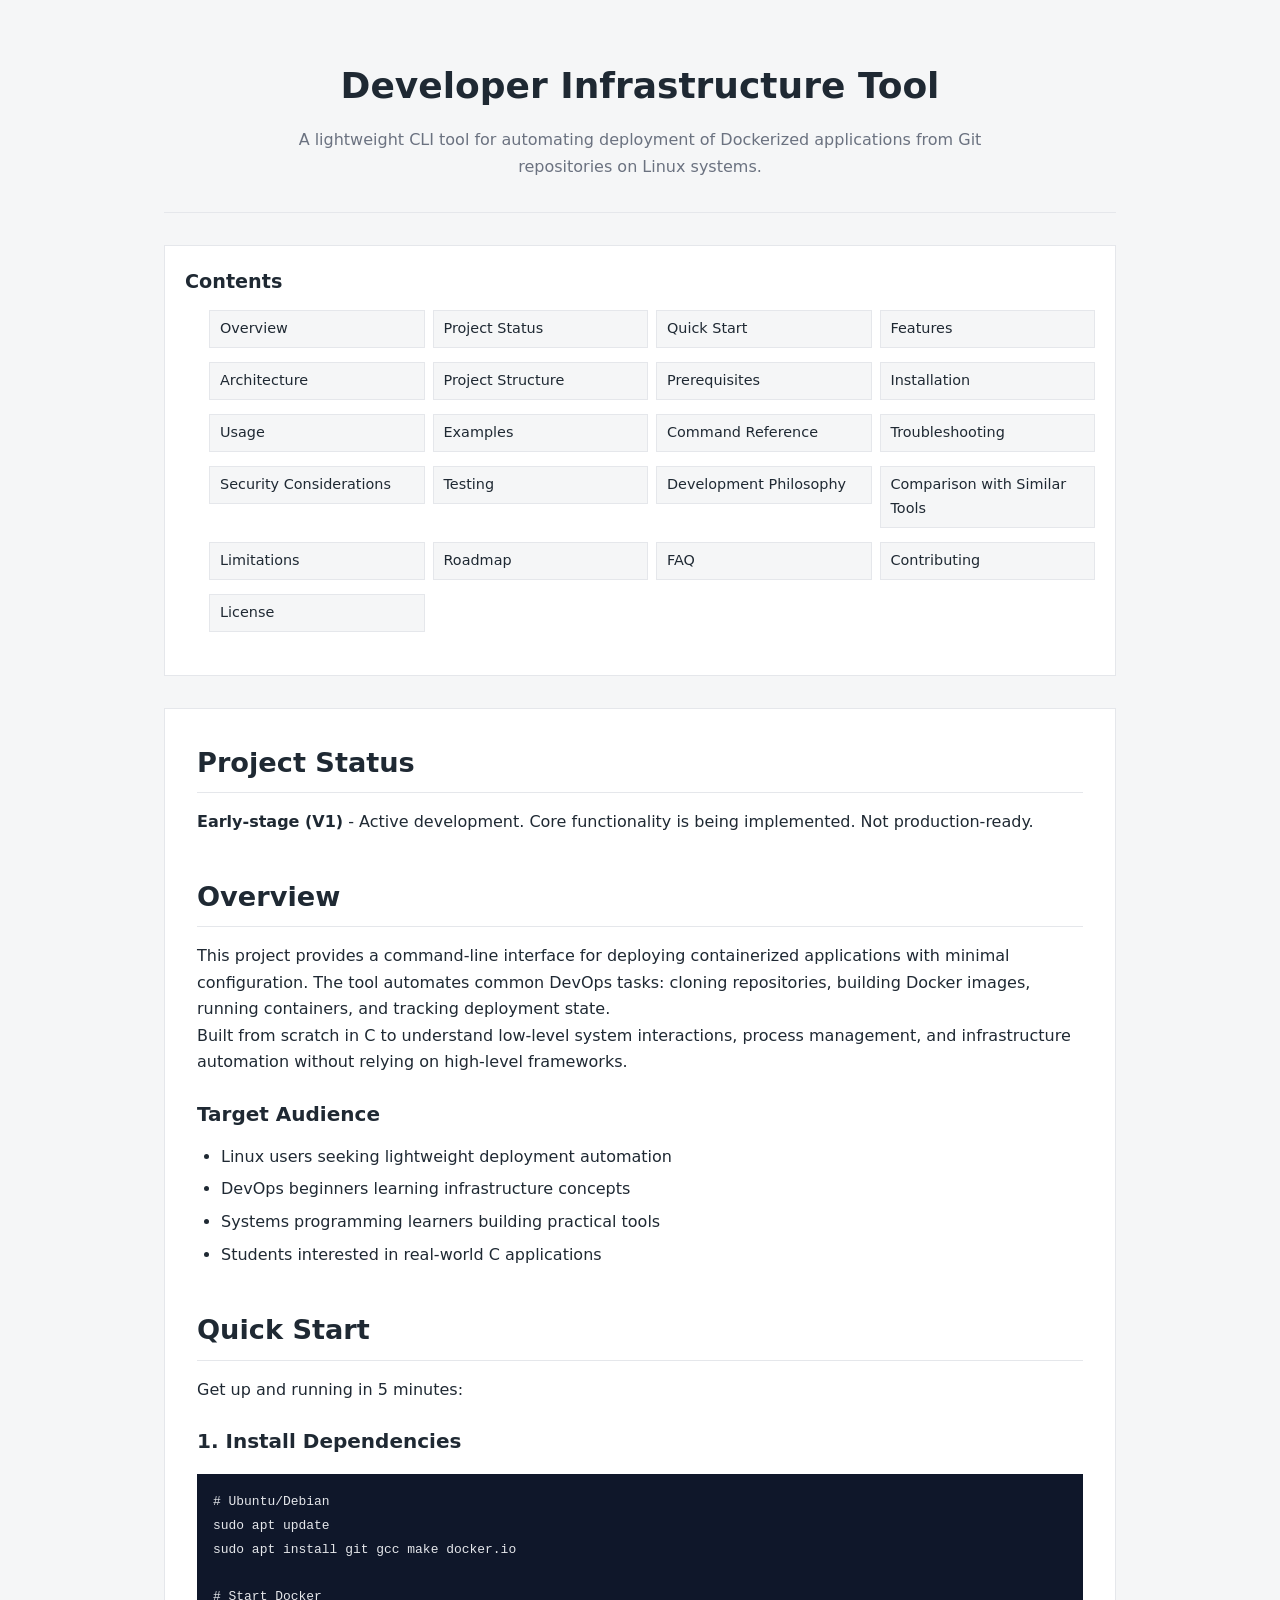
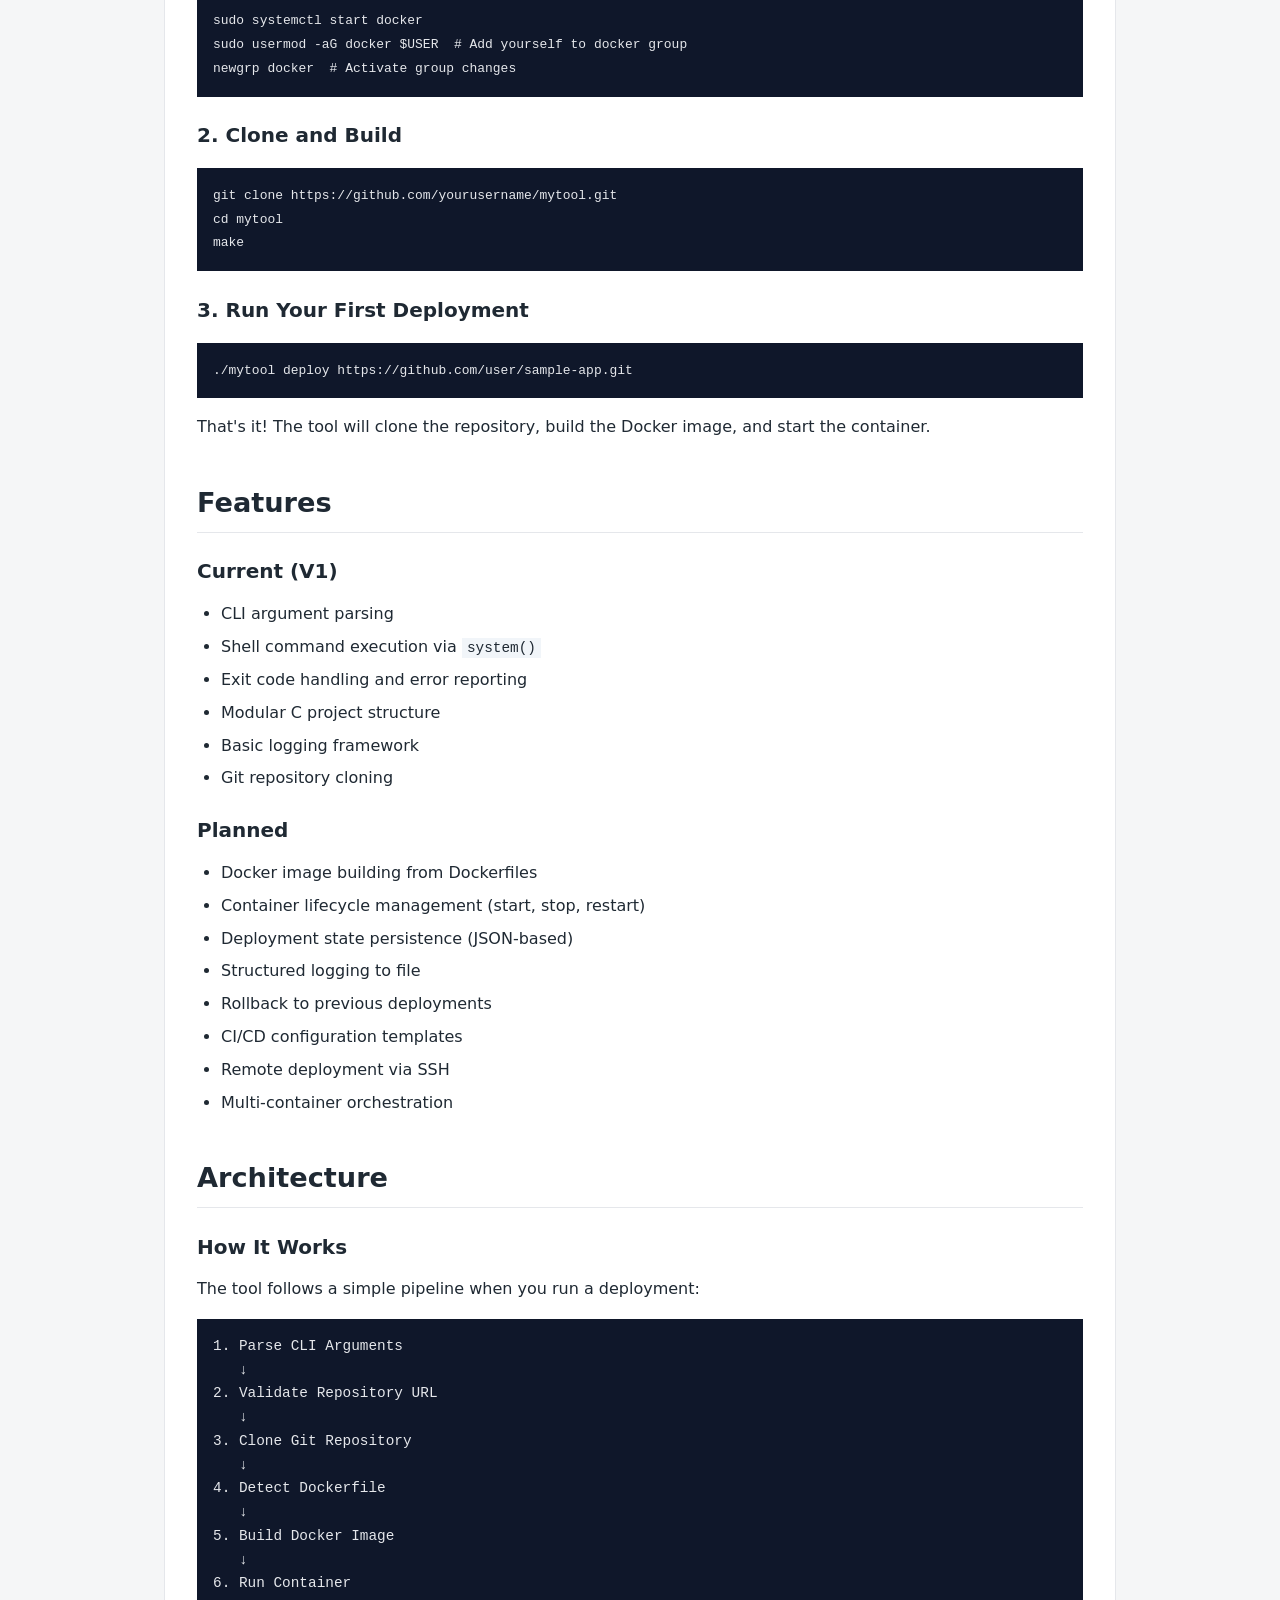
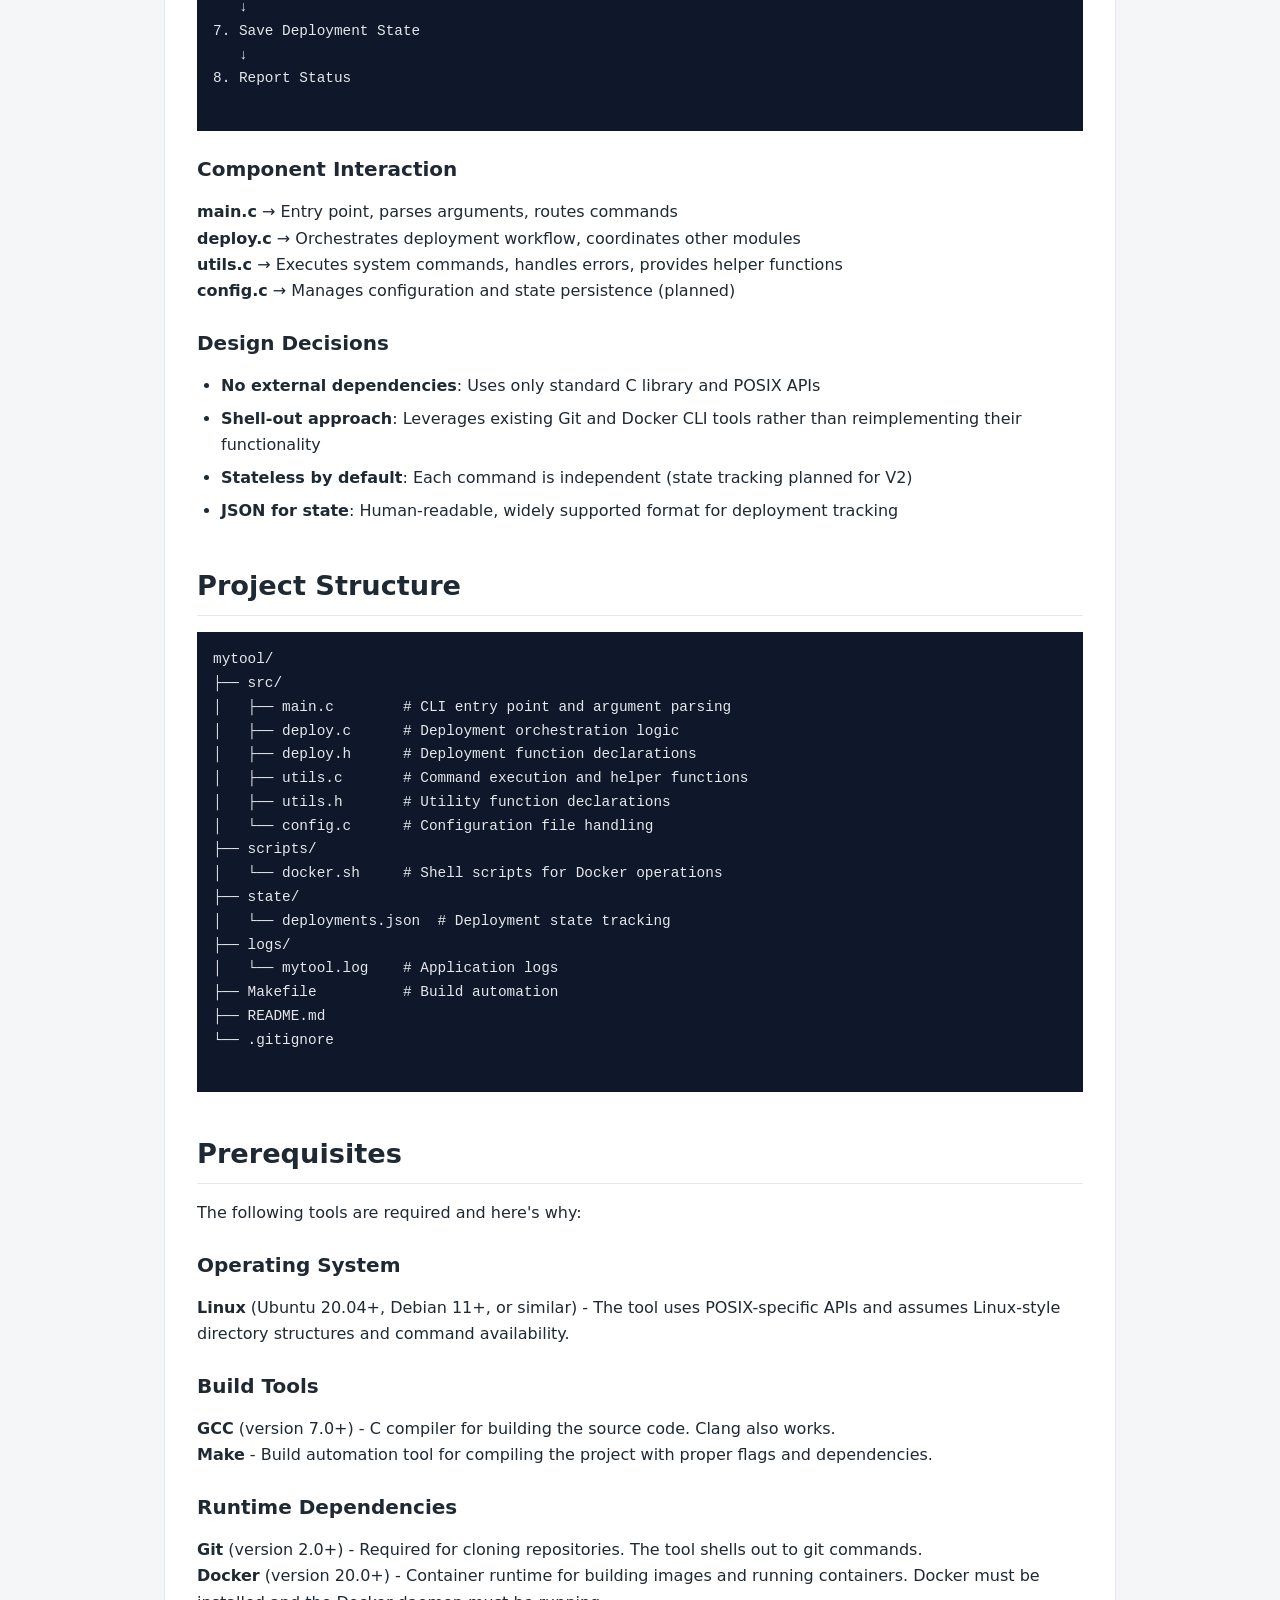
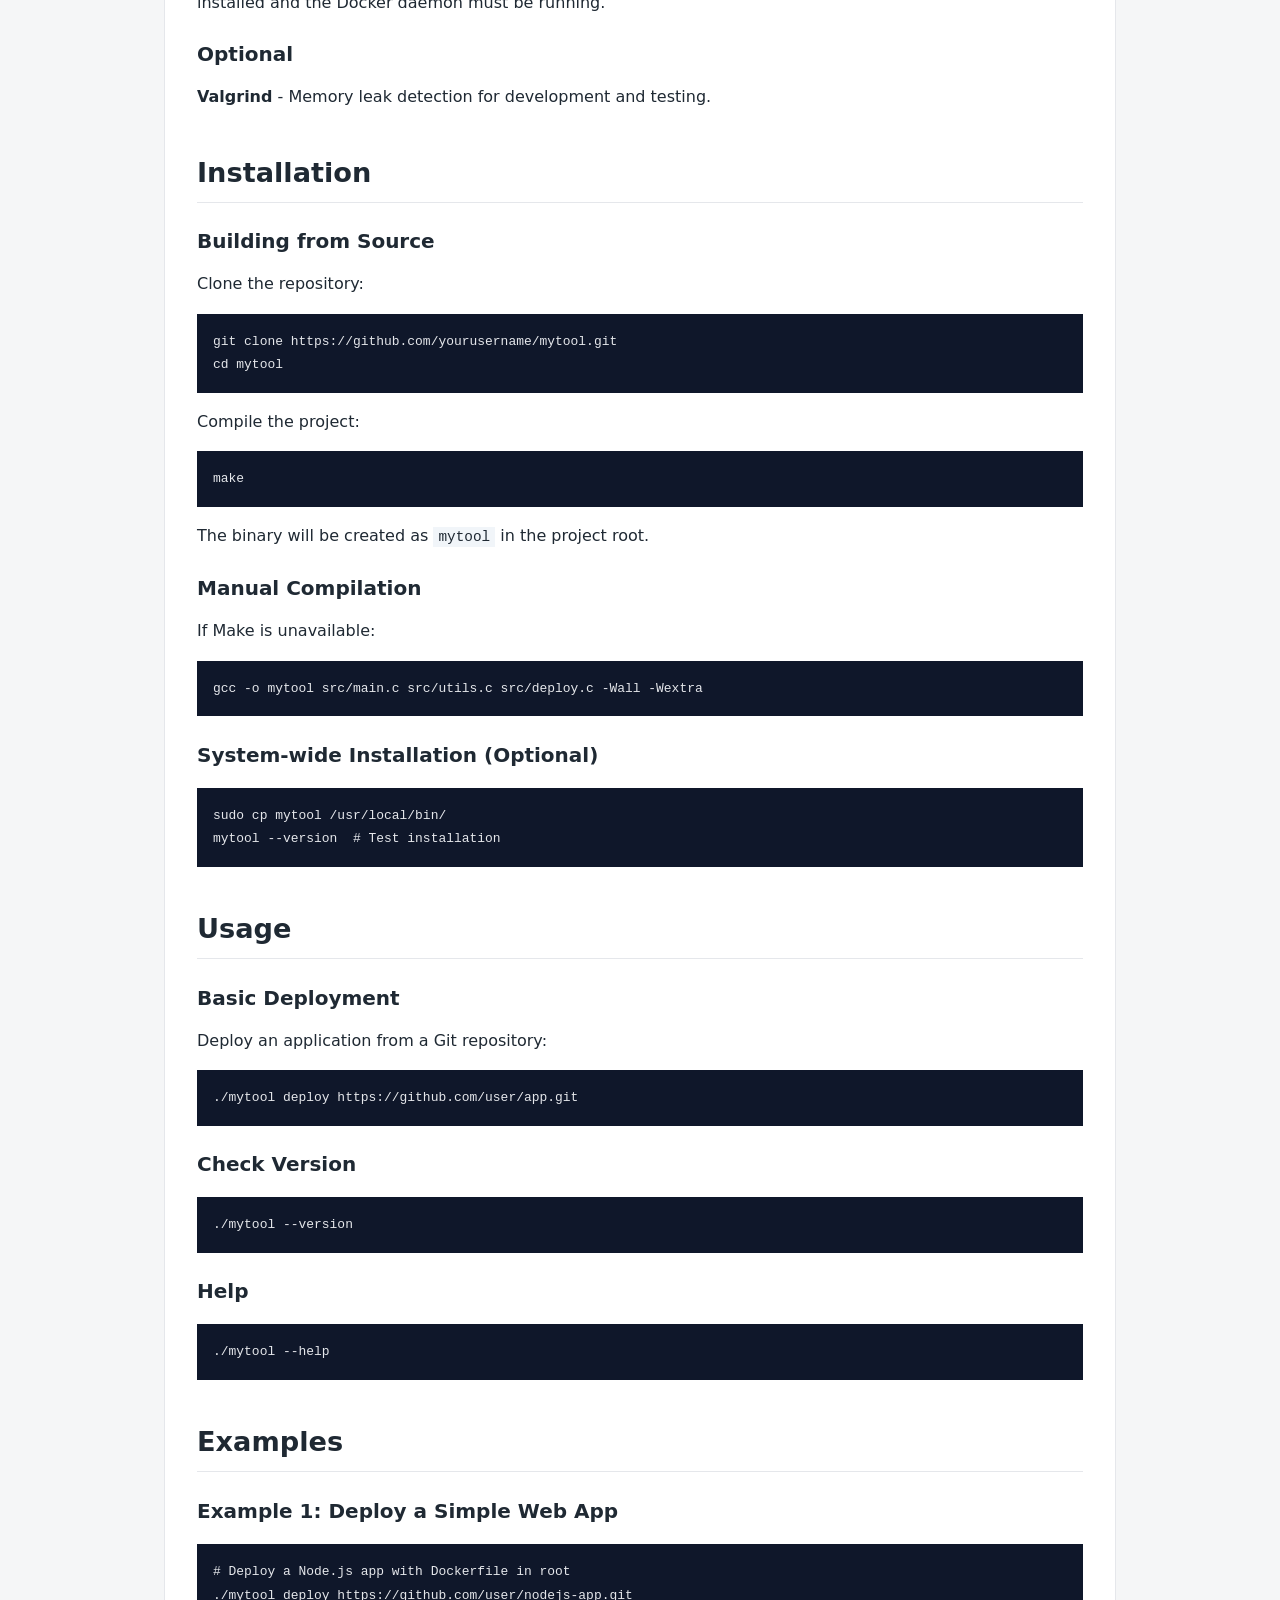
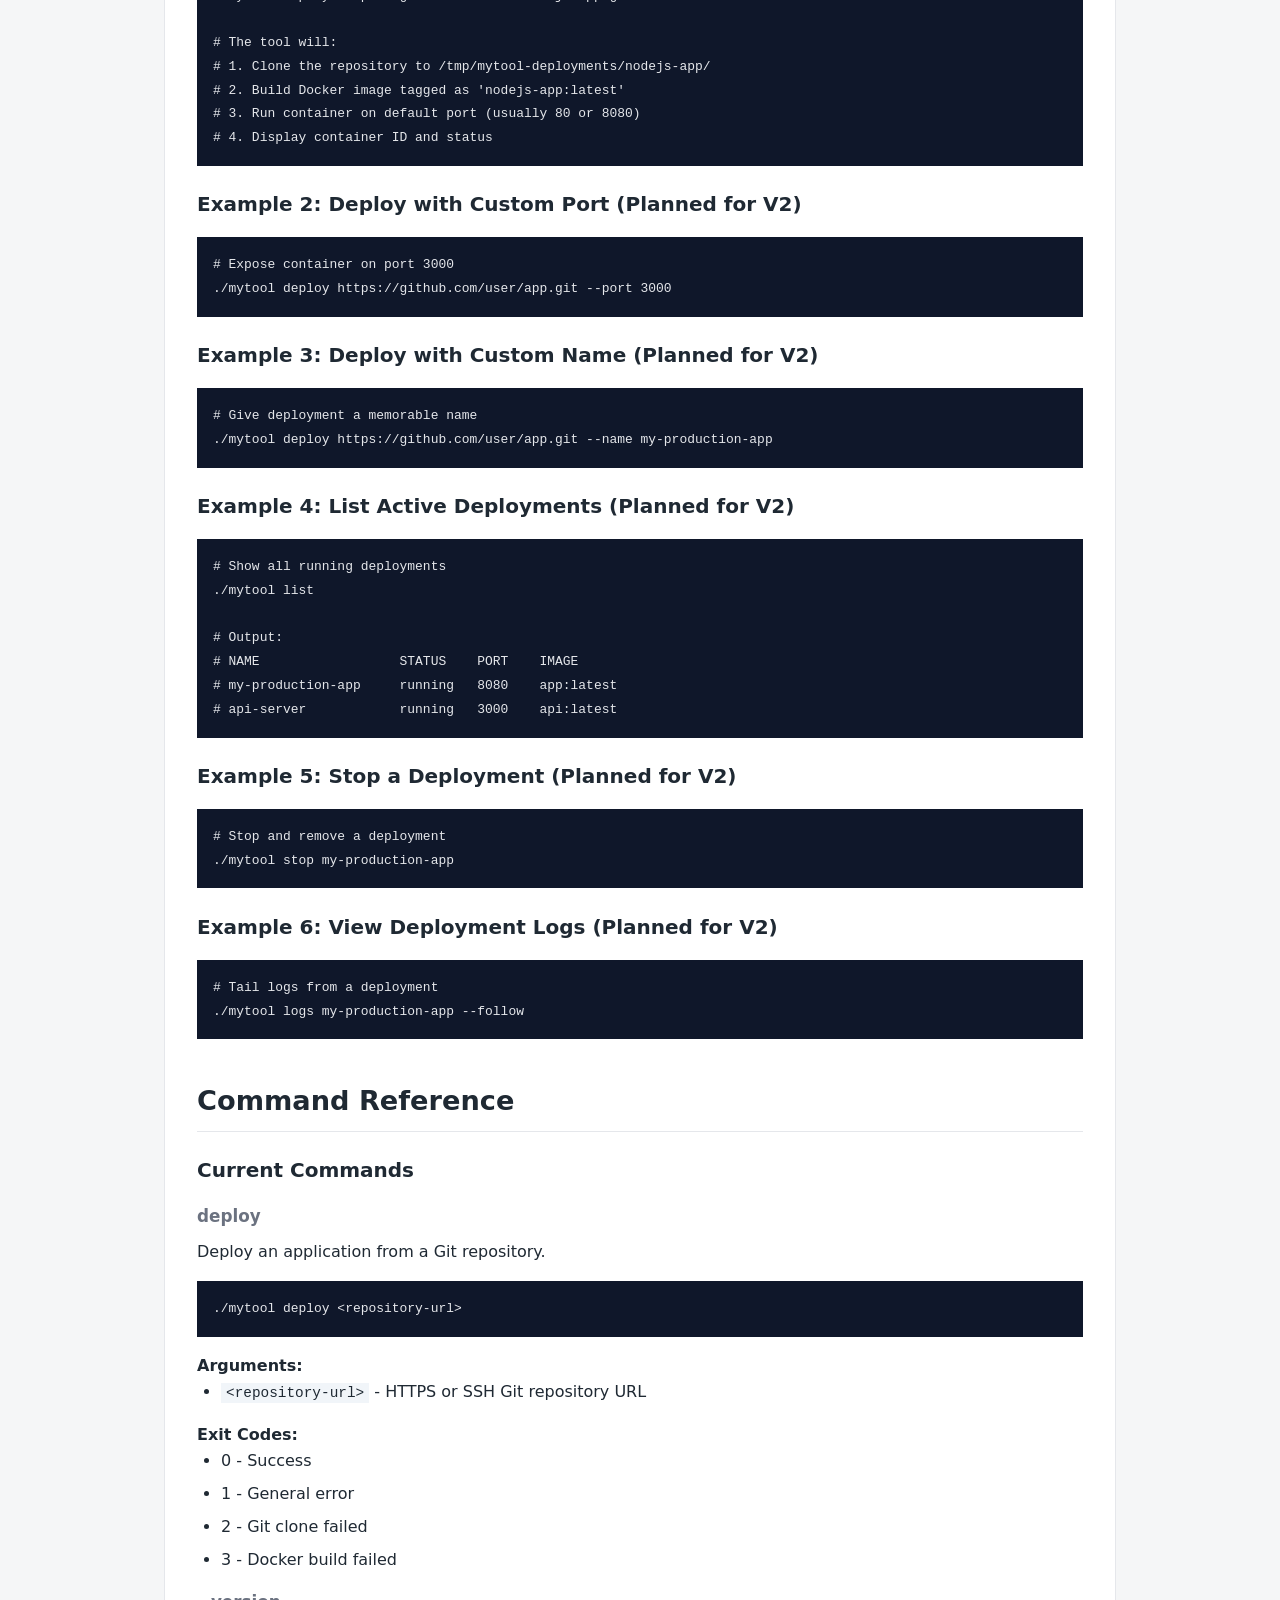
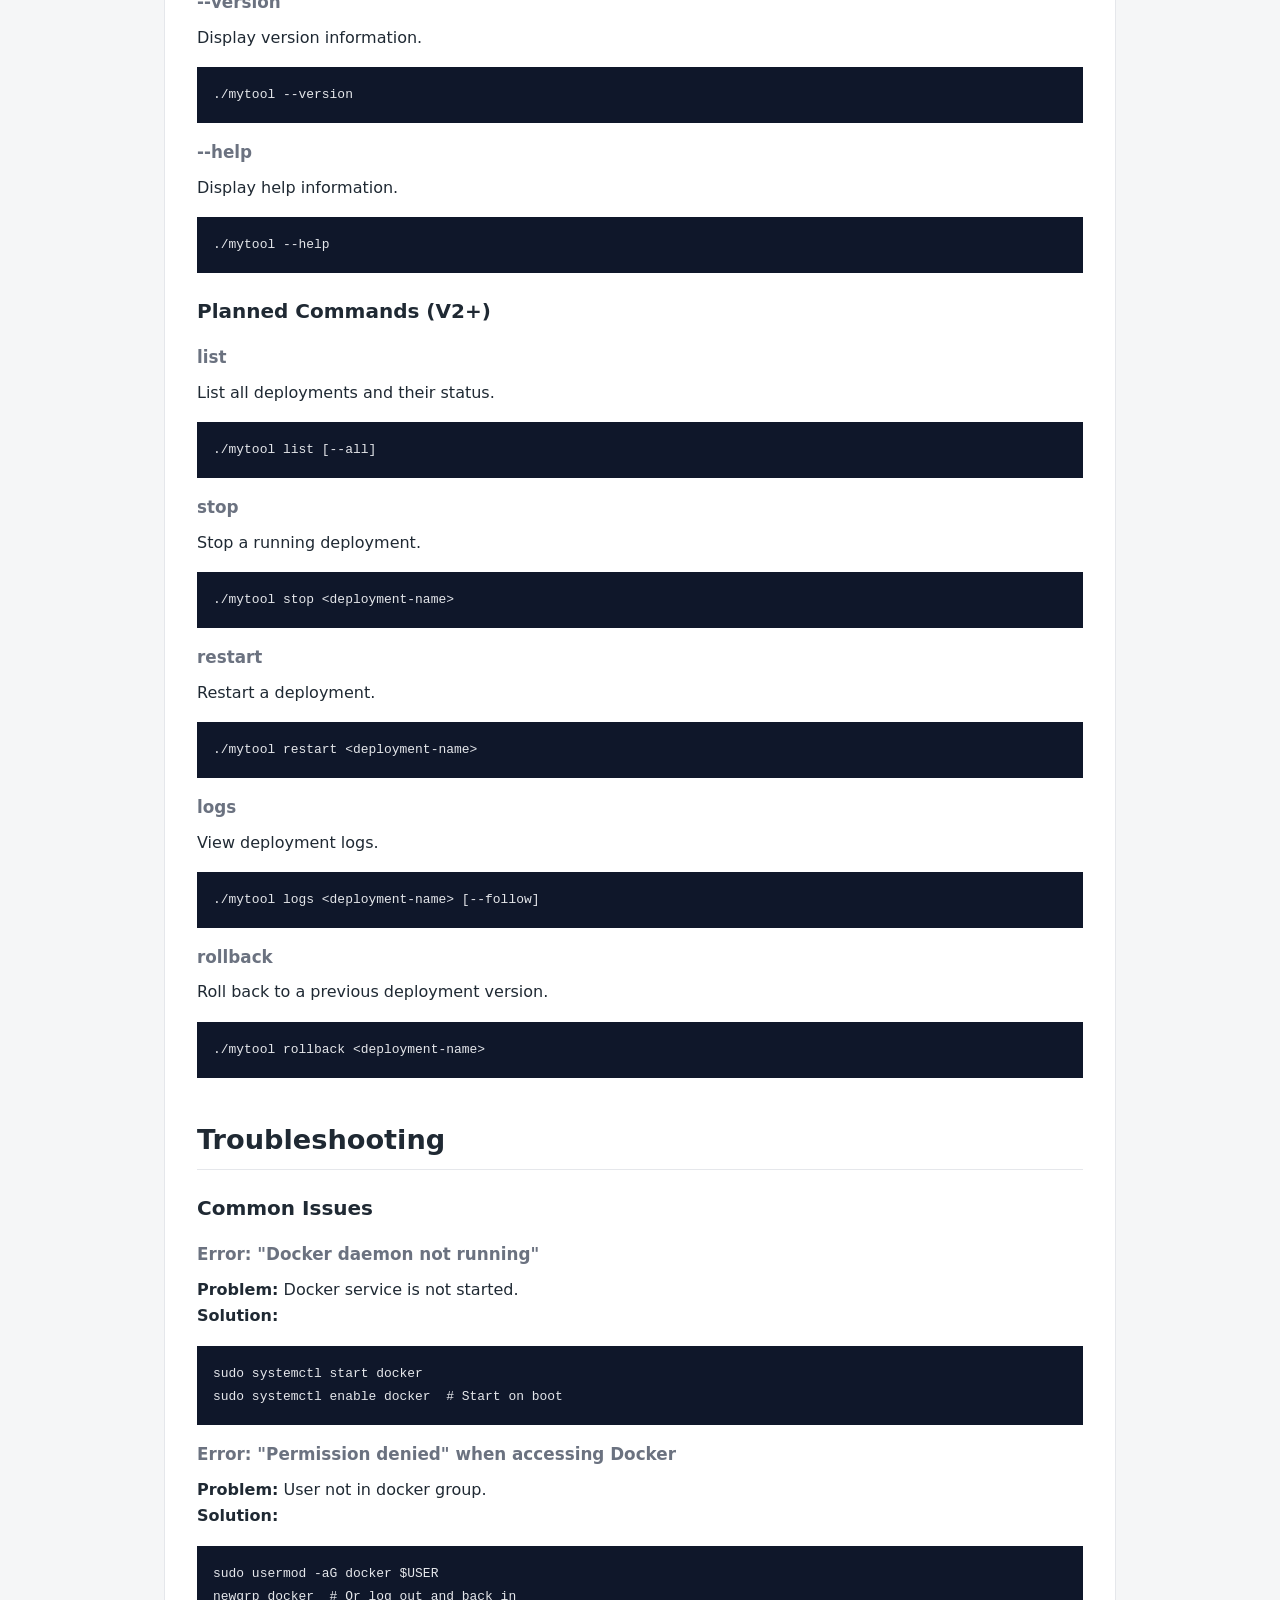
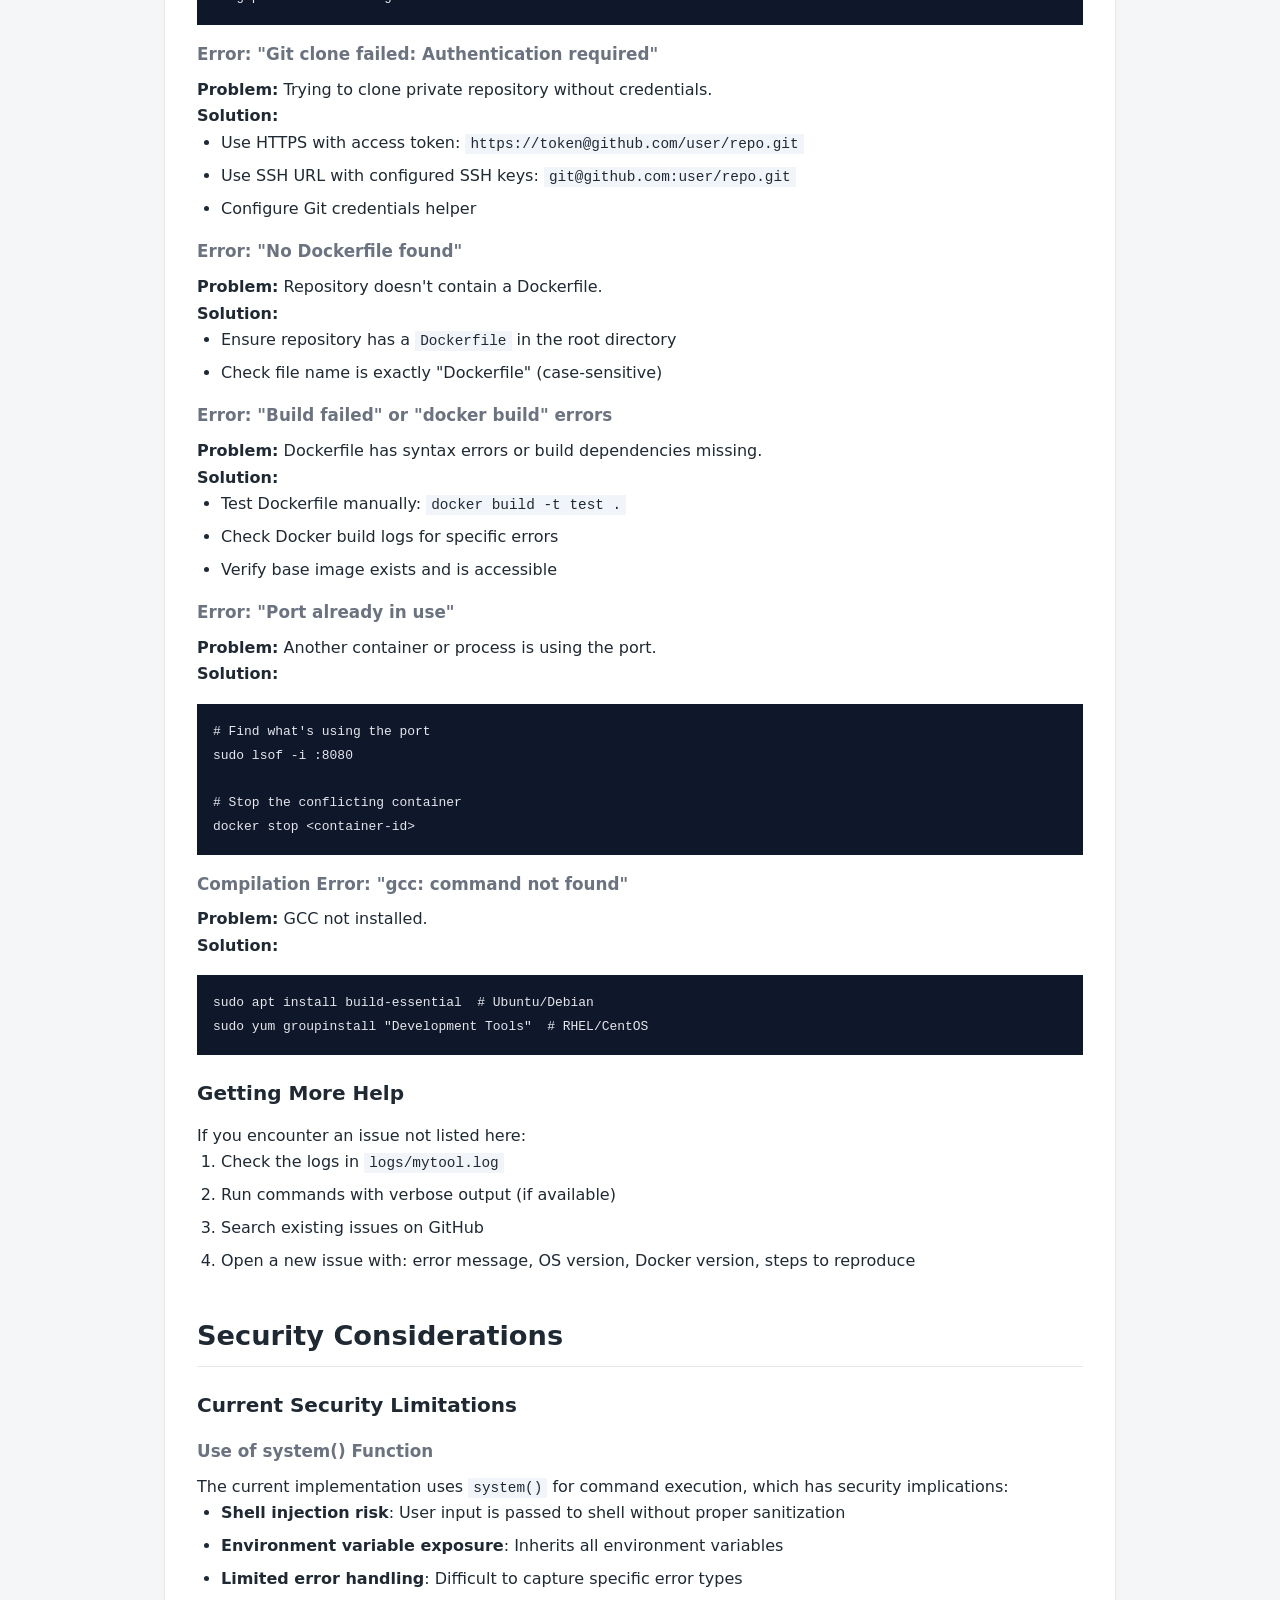
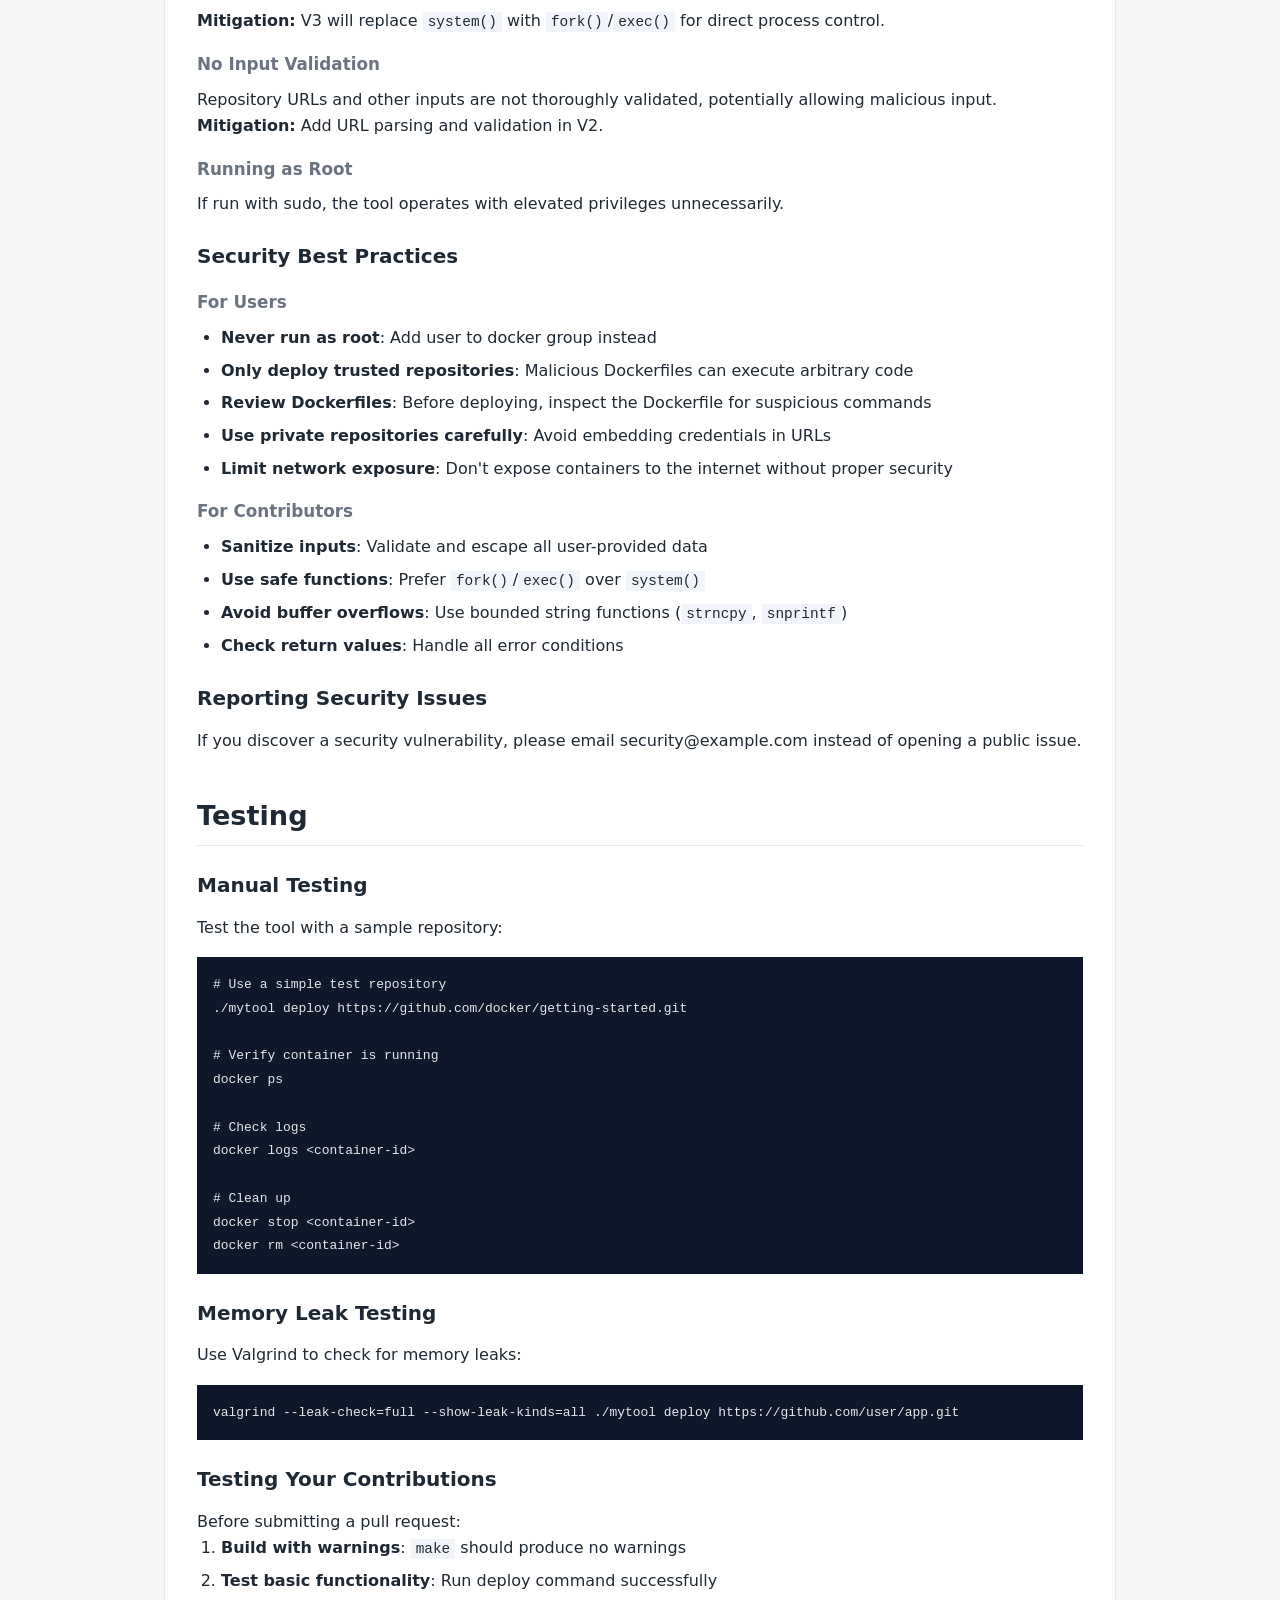
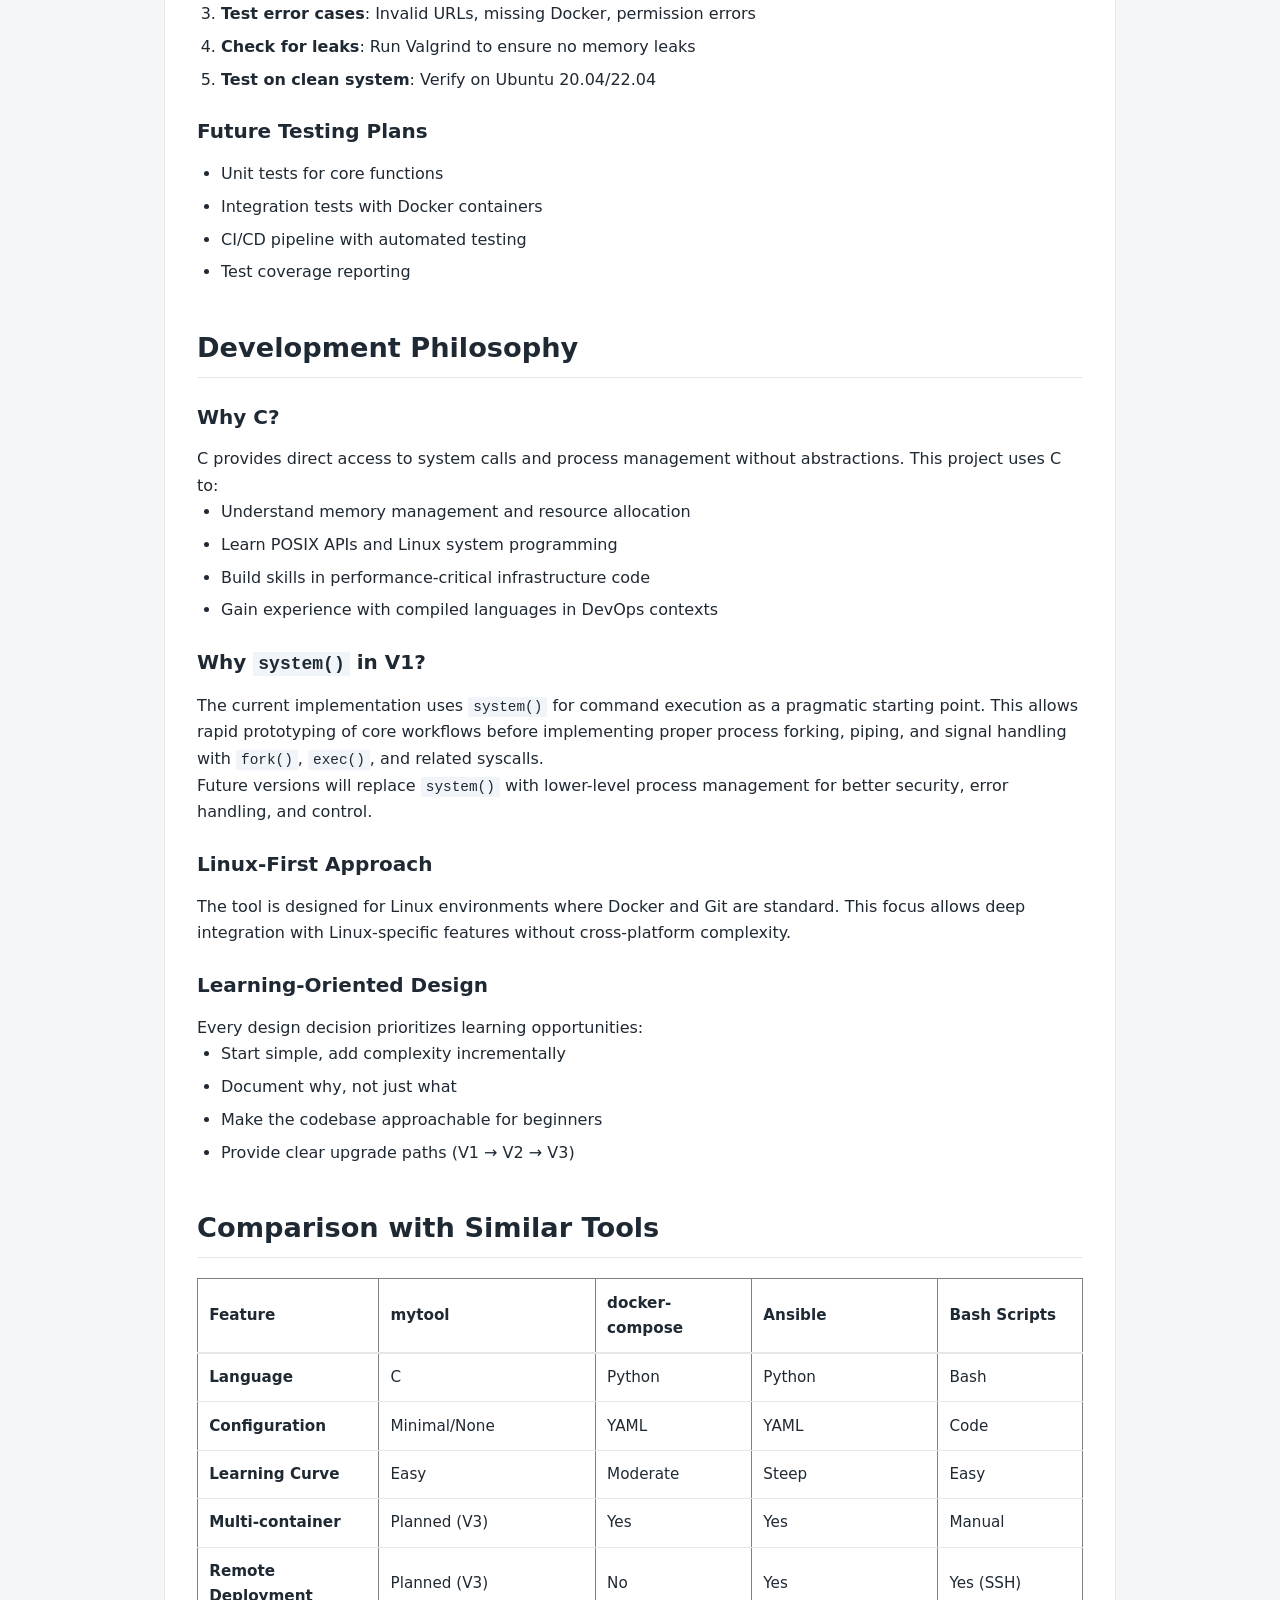
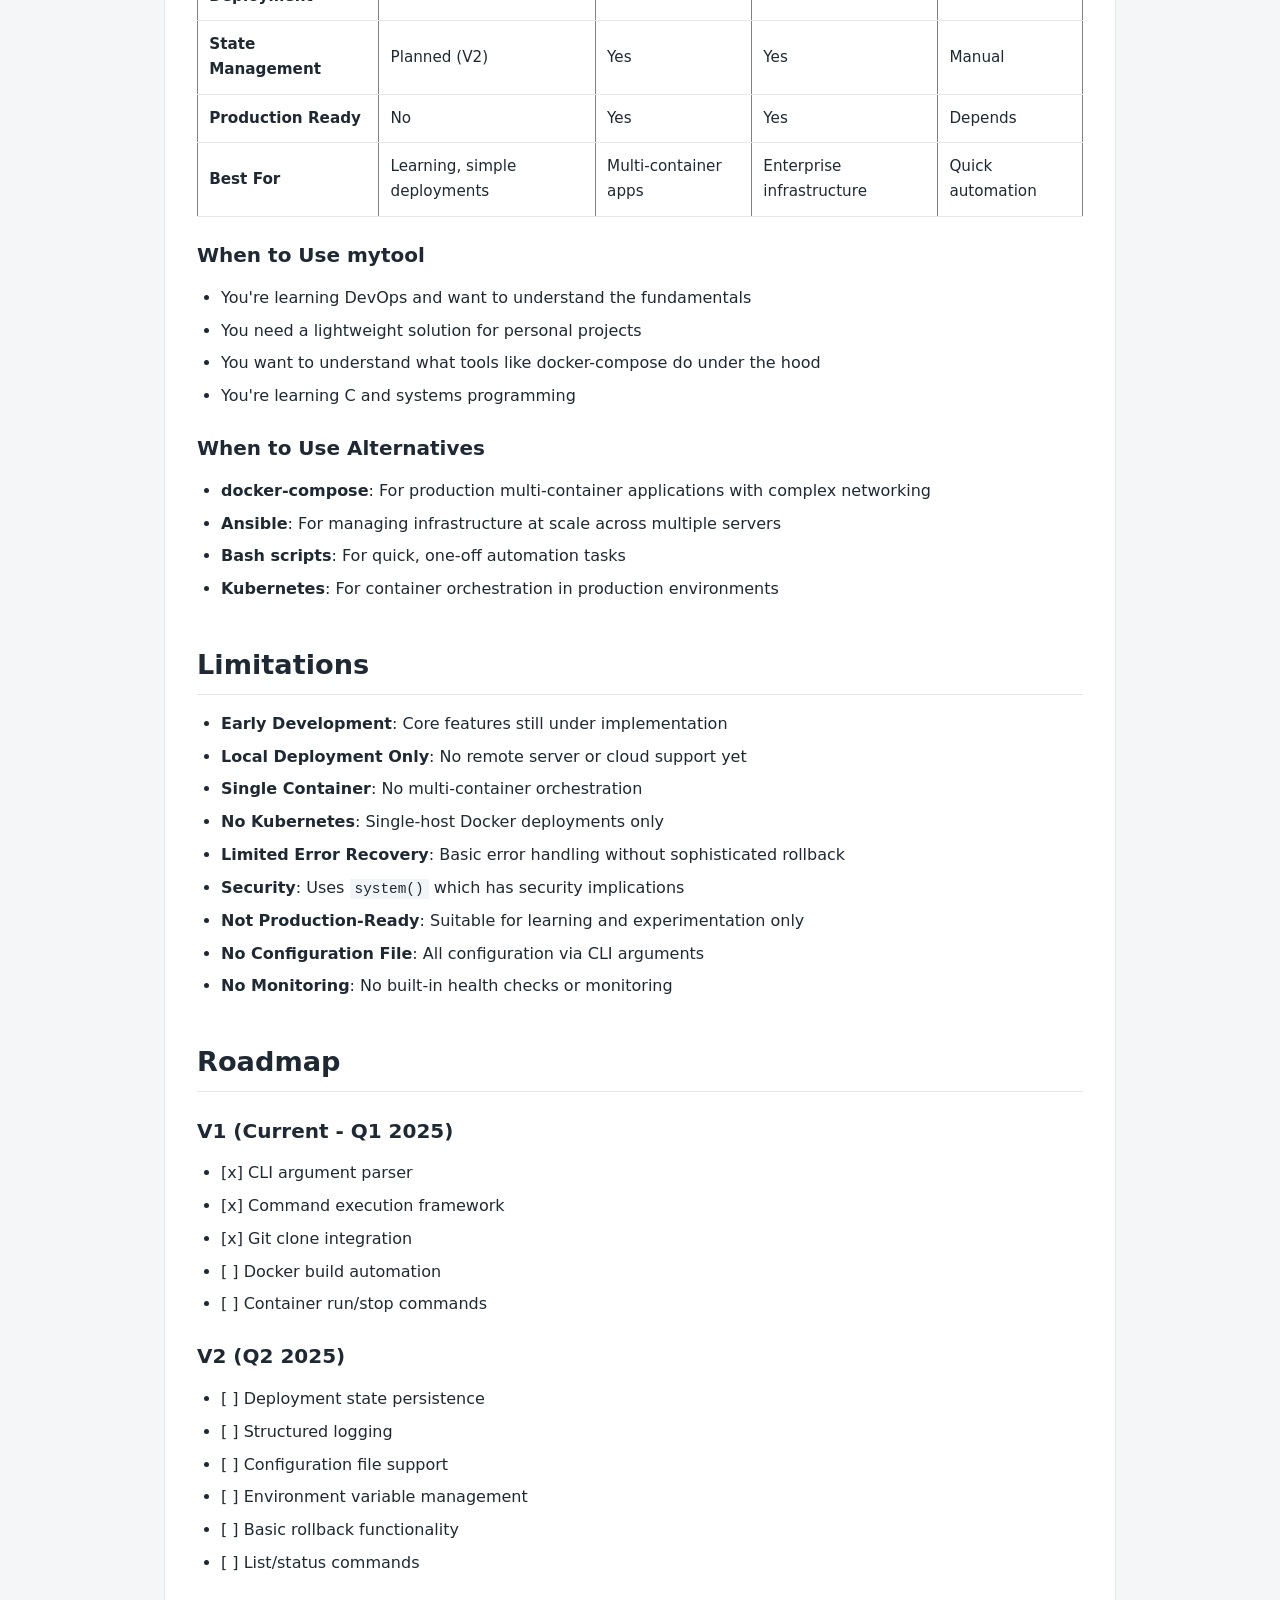
<file: web/index.html>
<!DOCTYPE html>
<html lang="en">
<head>
    <meta charset="UTF-8">
    <meta name="viewport" content="width=device-width, initial-scale=1.0">
    <meta name="description" content="A lightweight CLI tool for automating deployment of Dockerized applications from Git repositories on Linux systems">
    <meta name="keywords" content="CLI, Docker, deployment, DevOps, C programming, Linux, infrastructure automation">
    <meta name="author" content="Developer Infrastructure Tool Team">
    <title>Developer Infrastructure Tool - Documentation</title>
    <link rel="stylesheet" href="style.css">
</head>
<body>
    <header>
        <h1>Developer Infrastructure Tool</h1>
        <p>A lightweight CLI tool for automating deployment of Dockerized applications from Git repositories on Linux systems.</p>
    </header>

    <nav>
        <h2>Contents</h2>
        <ul>
            <li><a href="#overview">Overview</a></li>
            <li><a href="#status">Project Status</a></li>
            <li><a href="#quickstart">Quick Start</a></li>
            <li><a href="#features">Features</a></li>
            <li><a href="#architecture">Architecture</a></li>
            <li><a href="#structure">Project Structure</a></li>
            <li><a href="#prerequisites">Prerequisites</a></li>
            <li><a href="#installation">Installation</a></li>
            <li><a href="#usage">Usage</a></li>
            <li><a href="#examples">Examples</a></li>
            <li><a href="#commands">Command Reference</a></li>
            <li><a href="#troubleshooting">Troubleshooting</a></li>
            <li><a href="#security">Security Considerations</a></li>
            <li><a href="#testing">Testing</a></li>
            <li><a href="#philosophy">Development Philosophy</a></li>
            <li><a href="#comparison">Comparison with Similar Tools</a></li>
            <li><a href="#limitations">Limitations</a></li>
            <li><a href="#roadmap">Roadmap</a></li>
            <li><a href="#faq">FAQ</a></li>
            <li><a href="#contributing">Contributing</a></li>
            <li><a href="#license">License</a></li>
        </ul>
    </nav>

    <main>
        <section id="status">
            <h2>Project Status</h2>
            <p><strong>Early-stage (V1)</strong> - Active development. Core functionality is being implemented. Not production-ready.</p>
        </section>

        <section id="overview">
            <h2>Overview</h2>
            <p>This project provides a command-line interface for deploying containerized applications with minimal configuration. The tool automates common DevOps tasks: cloning repositories, building Docker images, running containers, and tracking deployment state.</p>
            <p>Built from scratch in C to understand low-level system interactions, process management, and infrastructure automation without relying on high-level frameworks.</p>
            
            <h3>Target Audience</h3>
            <ul>
                <li>Linux users seeking lightweight deployment automation</li>
                <li>DevOps beginners learning infrastructure concepts</li>
                <li>Systems programming learners building practical tools</li>
                <li>Students interested in real-world C applications</li>
            </ul>
        </section>

        <section id="quickstart">
            <h2>Quick Start</h2>
            <p>Get up and running in 5 minutes:</p>
            
            <h3>1. Install Dependencies</h3>
            <pre><code># Ubuntu/Debian
sudo apt update
sudo apt install git gcc make docker.io

# Start Docker
sudo systemctl start docker
sudo usermod -aG docker $USER  # Add yourself to docker group
newgrp docker  # Activate group changes</code></pre>

            <h3>2. Clone and Build</h3>
            <pre><code>git clone https://github.com/yourusername/mytool.git
cd mytool
make</code></pre>

            <h3>3. Run Your First Deployment</h3>
            <pre><code>./mytool deploy https://github.com/user/sample-app.git</code></pre>

            <p>That's it! The tool will clone the repository, build the Docker image, and start the container.</p>
        </section>

        <section id="features">
            <h2>Features</h2>
            
            <h3>Current (V1)</h3>
            <ul>
                <li>CLI argument parsing</li>
                <li>Shell command execution via <code>system()</code></li>
                <li>Exit code handling and error reporting</li>
                <li>Modular C project structure</li>
                <li>Basic logging framework</li>
                <li>Git repository cloning</li>
            </ul>

            <h3>Planned</h3>
            <ul>
                <li>Docker image building from Dockerfiles</li>
                <li>Container lifecycle management (start, stop, restart)</li>
                <li>Deployment state persistence (JSON-based)</li>
                <li>Structured logging to file</li>
                <li>Rollback to previous deployments</li>
                <li>CI/CD configuration templates</li>
                <li>Remote deployment via SSH</li>
                <li>Multi-container orchestration</li>
            </ul>
        </section>

        <section id="architecture">
            <h2>Architecture</h2>
            
            <h3>How It Works</h3>
            <p>The tool follows a simple pipeline when you run a deployment:</p>
            <pre>
1. Parse CLI Arguments
   ↓
2. Validate Repository URL
   ↓
3. Clone Git Repository
   ↓
4. Detect Dockerfile
   ↓
5. Build Docker Image
   ↓
6. Run Container
   ↓
7. Save Deployment State
   ↓
8. Report Status
            </pre>

            <h3>Component Interaction</h3>
            <p><strong>main.c</strong> → Entry point, parses arguments, routes commands</p>
            <p><strong>deploy.c</strong> → Orchestrates deployment workflow, coordinates other modules</p>
            <p><strong>utils.c</strong> → Executes system commands, handles errors, provides helper functions</p>
            <p><strong>config.c</strong> → Manages configuration and state persistence (planned)</p>

            <h3>Design Decisions</h3>
            <ul>
                <li><strong>No external dependencies</strong>: Uses only standard C library and POSIX APIs</li>
                <li><strong>Shell-out approach</strong>: Leverages existing Git and Docker CLI tools rather than reimplementing their functionality</li>
                <li><strong>Stateless by default</strong>: Each command is independent (state tracking planned for V2)</li>
                <li><strong>JSON for state</strong>: Human-readable, widely supported format for deployment tracking</li>
            </ul>
        </section>

        <section id="structure">
            <h2>Project Structure</h2>
            <pre>
mytool/
├── src/
│   ├── main.c        # CLI entry point and argument parsing
│   ├── deploy.c      # Deployment orchestration logic
│   ├── deploy.h      # Deployment function declarations
│   ├── utils.c       # Command execution and helper functions
│   ├── utils.h       # Utility function declarations
│   └── config.c      # Configuration file handling
├── scripts/
│   └── docker.sh     # Shell scripts for Docker operations
├── state/
│   └── deployments.json  # Deployment state tracking
├── logs/
│   └── mytool.log    # Application logs
├── Makefile          # Build automation
├── README.md
└── .gitignore
            </pre>
        </section>

        <section id="prerequisites">
            <h2>Prerequisites</h2>
            <p>The following tools are required and here's why:</p>
            
            <h3>Operating System</h3>
            <p><strong>Linux</strong> (Ubuntu 20.04+, Debian 11+, or similar) - The tool uses POSIX-specific APIs and assumes Linux-style directory structures and command availability.</p>

            <h3>Build Tools</h3>
            <p><strong>GCC</strong> (version 7.0+) - C compiler for building the source code. Clang also works.</p>
            <p><strong>Make</strong> - Build automation tool for compiling the project with proper flags and dependencies.</p>

            <h3>Runtime Dependencies</h3>
            <p><strong>Git</strong> (version 2.0+) - Required for cloning repositories. The tool shells out to git commands.</p>
            <p><strong>Docker</strong> (version 20.0+) - Container runtime for building images and running containers. Docker must be installed and the Docker daemon must be running.</p>

            <h3>Optional</h3>
            <p><strong>Valgrind</strong> - Memory leak detection for development and testing.</p>
        </section>

        <section id="installation">
            <h2>Installation</h2>
            
            <h3>Building from Source</h3>
            <p>Clone the repository:</p>
            <pre><code>git clone https://github.com/yourusername/mytool.git
cd mytool</code></pre>
            
            <p>Compile the project:</p>
            <pre><code>make</code></pre>
            <p>The binary will be created as <code>mytool</code> in the project root.</p>

            <h3>Manual Compilation</h3>
            <p>If Make is unavailable:</p>
            <pre><code>gcc -o mytool src/main.c src/utils.c src/deploy.c -Wall -Wextra</code></pre>

            <h3>System-wide Installation (Optional)</h3>
            <pre><code>sudo cp mytool /usr/local/bin/
mytool --version  # Test installation</code></pre>
        </section>

        <section id="usage">
            <h2>Usage</h2>
            
            <h3>Basic Deployment</h3>
            <p>Deploy an application from a Git repository:</p>
            <pre><code>./mytool deploy https://github.com/user/app.git</code></pre>

            <h3>Check Version</h3>
            <pre><code>./mytool --version</code></pre>

            <h3>Help</h3>
            <pre><code>./mytool --help</code></pre>
        </section>

        <section id="examples">
            <h2>Examples</h2>
            
            <h3>Example 1: Deploy a Simple Web App</h3>
            <pre><code># Deploy a Node.js app with Dockerfile in root
./mytool deploy https://github.com/user/nodejs-app.git

# The tool will:
# 1. Clone the repository to /tmp/mytool-deployments/nodejs-app/
# 2. Build Docker image tagged as 'nodejs-app:latest'
# 3. Run container on default port (usually 80 or 8080)
# 4. Display container ID and status</code></pre>

            <h3>Example 2: Deploy with Custom Port (Planned for V2)</h3>
            <pre><code># Expose container on port 3000
./mytool deploy https://github.com/user/app.git --port 3000</code></pre>

            <h3>Example 3: Deploy with Custom Name (Planned for V2)</h3>
            <pre><code># Give deployment a memorable name
./mytool deploy https://github.com/user/app.git --name my-production-app</code></pre>

            <h3>Example 4: List Active Deployments (Planned for V2)</h3>
            <pre><code># Show all running deployments
./mytool list

# Output:
# NAME                  STATUS    PORT    IMAGE
# my-production-app     running   8080    app:latest
# api-server            running   3000    api:latest</code></pre>

            <h3>Example 5: Stop a Deployment (Planned for V2)</h3>
            <pre><code># Stop and remove a deployment
./mytool stop my-production-app</code></pre>

            <h3>Example 6: View Deployment Logs (Planned for V2)</h3>
            <pre><code># Tail logs from a deployment
./mytool logs my-production-app --follow</code></pre>
        </section>

        <section id="commands">
            <h2>Command Reference</h2>
            
            <h3>Current Commands</h3>
            
            <h4>deploy</h4>
            <p>Deploy an application from a Git repository.</p>
            <pre><code>./mytool deploy &lt;repository-url&gt;</code></pre>
            <p><strong>Arguments:</strong></p>
            <ul>
                <li><code>&lt;repository-url&gt;</code> - HTTPS or SSH Git repository URL</li>
            </ul>
            <p><strong>Exit Codes:</strong></p>
            <ul>
                <li>0 - Success</li>
                <li>1 - General error</li>
                <li>2 - Git clone failed</li>
                <li>3 - Docker build failed</li>
            </ul>

            <h4>--version</h4>
            <p>Display version information.</p>
            <pre><code>./mytool --version</code></pre>

            <h4>--help</h4>
            <p>Display help information.</p>
            <pre><code>./mytool --help</code></pre>

            <h3>Planned Commands (V2+)</h3>
            
            <h4>list</h4>
            <p>List all deployments and their status.</p>
            <pre><code>./mytool list [--all]</code></pre>

            <h4>stop</h4>
            <p>Stop a running deployment.</p>
            <pre><code>./mytool stop &lt;deployment-name&gt;</code></pre>

            <h4>restart</h4>
            <p>Restart a deployment.</p>
            <pre><code>./mytool restart &lt;deployment-name&gt;</code></pre>

            <h4>logs</h4>
            <p>View deployment logs.</p>
            <pre><code>./mytool logs &lt;deployment-name&gt; [--follow]</code></pre>

            <h4>rollback</h4>
            <p>Roll back to a previous deployment version.</p>
            <pre><code>./mytool rollback &lt;deployment-name&gt;</code></pre>
        </section>

        <section id="troubleshooting">
            <h2>Troubleshooting</h2>
            
            <h3>Common Issues</h3>

            <h4>Error: "Docker daemon not running"</h4>
            <p><strong>Problem:</strong> Docker service is not started.</p>
            <p><strong>Solution:</strong></p>
            <pre><code>sudo systemctl start docker
sudo systemctl enable docker  # Start on boot</code></pre>

            <h4>Error: "Permission denied" when accessing Docker</h4>
            <p><strong>Problem:</strong> User not in docker group.</p>
            <p><strong>Solution:</strong></p>
            <pre><code>sudo usermod -aG docker $USER
newgrp docker  # Or log out and back in</code></pre>

            <h4>Error: "Git clone failed: Authentication required"</h4>
            <p><strong>Problem:</strong> Trying to clone private repository without credentials.</p>
            <p><strong>Solution:</strong></p>
            <ul>
                <li>Use HTTPS with access token: <code>https://token@github.com/user/repo.git</code></li>
                <li>Use SSH URL with configured SSH keys: <code>git@github.com:user/repo.git</code></li>
                <li>Configure Git credentials helper</li>
            </ul>

            <h4>Error: "No Dockerfile found"</h4>
            <p><strong>Problem:</strong> Repository doesn't contain a Dockerfile.</p>
            <p><strong>Solution:</strong></p>
            <ul>
                <li>Ensure repository has a <code>Dockerfile</code> in the root directory</li>
                <li>Check file name is exactly "Dockerfile" (case-sensitive)</li>
            </ul>

            <h4>Error: "Build failed" or "docker build" errors</h4>
            <p><strong>Problem:</strong> Dockerfile has syntax errors or build dependencies missing.</p>
            <p><strong>Solution:</strong></p>
            <ul>
                <li>Test Dockerfile manually: <code>docker build -t test .</code></li>
                <li>Check Docker build logs for specific errors</li>
                <li>Verify base image exists and is accessible</li>
            </ul>

            <h4>Error: "Port already in use"</h4>
            <p><strong>Problem:</strong> Another container or process is using the port.</p>
            <p><strong>Solution:</strong></p>
            <pre><code># Find what's using the port
sudo lsof -i :8080

# Stop the conflicting container
docker stop &lt;container-id&gt;</code></pre>

            <h4>Compilation Error: "gcc: command not found"</h4>
            <p><strong>Problem:</strong> GCC not installed.</p>
            <p><strong>Solution:</strong></p>
            <pre><code>sudo apt install build-essential  # Ubuntu/Debian
sudo yum groupinstall "Development Tools"  # RHEL/CentOS</code></pre>

            <h3>Getting More Help</h3>
            <p>If you encounter an issue not listed here:</p>
            <ol>
                <li>Check the logs in <code>logs/mytool.log</code></li>
                <li>Run commands with verbose output (if available)</li>
                <li>Search existing issues on GitHub</li>
                <li>Open a new issue with: error message, OS version, Docker version, steps to reproduce</li>
            </ol>
        </section>

        <section id="security">
            <h2>Security Considerations</h2>
            
            <h3>Current Security Limitations</h3>
            
            <h4>Use of system() Function</h4>
            <p>The current implementation uses <code>system()</code> for command execution, which has security implications:</p>
            <ul>
                <li><strong>Shell injection risk</strong>: User input is passed to shell without proper sanitization</li>
                <li><strong>Environment variable exposure</strong>: Inherits all environment variables</li>
                <li><strong>Limited error handling</strong>: Difficult to capture specific error types</li>
            </ul>
            <p><strong>Mitigation:</strong> V3 will replace <code>system()</code> with <code>fork()</code>/<code>exec()</code> for direct process control.</p>

            <h4>No Input Validation</h4>
            <p>Repository URLs and other inputs are not thoroughly validated, potentially allowing malicious input.</p>
            <p><strong>Mitigation:</strong> Add URL parsing and validation in V2.</p>

            <h4>Running as Root</h4>
            <p>If run with sudo, the tool operates with elevated privileges unnecessarily.</p>

            <h3>Security Best Practices</h3>
            
            <h4>For Users</h4>
            <ul>
                <li><strong>Never run as root</strong>: Add user to docker group instead</li>
                <li><strong>Only deploy trusted repositories</strong>: Malicious Dockerfiles can execute arbitrary code</li>
                <li><strong>Review Dockerfiles</strong>: Before deploying, inspect the Dockerfile for suspicious commands</li>
                <li><strong>Use private repositories carefully</strong>: Avoid embedding credentials in URLs</li>
                <li><strong>Limit network exposure</strong>: Don't expose containers to the internet without proper security</li>
            </ul>

            <h4>For Contributors</h4>
            <ul>
                <li><strong>Sanitize inputs</strong>: Validate and escape all user-provided data</li>
                <li><strong>Use safe functions</strong>: Prefer <code>fork()</code>/<code>exec()</code> over <code>system()</code></li>
                <li><strong>Avoid buffer overflows</strong>: Use bounded string functions (<code>strncpy</code>, <code>snprintf</code>)</li>
                <li><strong>Check return values</strong>: Handle all error conditions</li>
            </ul>

            <h3>Reporting Security Issues</h3>
            <p>If you discover a security vulnerability, please email security@example.com instead of opening a public issue.</p>
        </section>

        <section id="testing">
            <h2>Testing</h2>
            
            <h3>Manual Testing</h3>
            <p>Test the tool with a sample repository:</p>
            <pre><code># Use a simple test repository
./mytool deploy https://github.com/docker/getting-started.git

# Verify container is running
docker ps

# Check logs
docker logs &lt;container-id&gt;

# Clean up
docker stop &lt;container-id&gt;
docker rm &lt;container-id&gt;</code></pre>

            <h3>Memory Leak Testing</h3>
            <p>Use Valgrind to check for memory leaks:</p>
            <pre><code>valgrind --leak-check=full --show-leak-kinds=all ./mytool deploy https://github.com/user/app.git</code></pre>

            <h3>Testing Your Contributions</h3>
            <p>Before submitting a pull request:</p>
            <ol>
                <li><strong>Build with warnings</strong>: <code>make</code> should produce no warnings</li>
                <li><strong>Test basic functionality</strong>: Run deploy command successfully</li>
                <li><strong>Test error cases</strong>: Invalid URLs, missing Docker, permission errors</li>
                <li><strong>Check for leaks</strong>: Run Valgrind to ensure no memory leaks</li>
                <li><strong>Test on clean system</strong>: Verify on Ubuntu 20.04/22.04</li>
            </ol>

            <h3>Future Testing Plans</h3>
            <ul>
                <li>Unit tests for core functions</li>
                <li>Integration tests with Docker containers</li>
                <li>CI/CD pipeline with automated testing</li>
                <li>Test coverage reporting</li>
            </ul>
        </section>

        <section id="philosophy">
            <h2>Development Philosophy</h2>
            
            <h3>Why C?</h3>
            <p>C provides direct access to system calls and process management without abstractions. This project uses C to:</p>
            <ul>
                <li>Understand memory management and resource allocation</li>
                <li>Learn POSIX APIs and Linux system programming</li>
                <li>Build skills in performance-critical infrastructure code</li>
                <li>Gain experience with compiled languages in DevOps contexts</li>
            </ul>

            <h3>Why <code>system()</code> in V1?</h3>
            <p>The current implementation uses <code>system()</code> for command execution as a pragmatic starting point. This allows rapid prototyping of core workflows before implementing proper process forking, piping, and signal handling with <code>fork()</code>, <code>exec()</code>, and related syscalls.</p>
            <p>Future versions will replace <code>system()</code> with lower-level process management for better security, error handling, and control.</p>

            <h3>Linux-First Approach</h3>
            <p>The tool is designed for Linux environments where Docker and Git are standard. This focus allows deep integration with Linux-specific features without cross-platform complexity.</p>

            <h3>Learning-Oriented Design</h3>
            <p>Every design decision prioritizes learning opportunities:</p>
            <ul>
                <li>Start simple, add complexity incrementally</li>
                <li>Document why, not just what</li>
                <li>Make the codebase approachable for beginners</li>
                <li>Provide clear upgrade paths (V1 → V2 → V3)</li>
            </ul>
        </section>

        <section id="comparison">
            <h2>Comparison with Similar Tools</h2>
            
            <table border="1" cellpadding="10" cellspacing="0">
                <thead>
                    <tr>
                        <th>Feature</th>
                        <th>mytool</th>
                        <th>docker-compose</th>
                        <th>Ansible</th>
                        <th>Bash Scripts</th>
                    </tr>
                </thead>
                <tbody>
                    <tr>
                        <td><strong>Language</strong></td>
                        <td>C</td>
                        <td>Python</td>
                        <td>Python</td>
                        <td>Bash</td>
                    </tr>
                    <tr>
                        <td><strong>Configuration</strong></td>
                        <td>Minimal/None</td>
                        <td>YAML</td>
                        <td>YAML</td>
                        <td>Code</td>
                    </tr>
                    <tr>
                        <td><strong>Learning Curve</strong></td>
                        <td>Easy</td>
                        <td>Moderate</td>
                        <td>Steep</td>
                        <td>Easy</td>
                    </tr>
                    <tr>
                        <td><strong>Multi-container</strong></td>
                        <td>Planned (V3)</td>
                        <td>Yes</td>
                        <td>Yes</td>
                        <td>Manual</td>
                    </tr>
                    <tr>
                        <td><strong>Remote Deployment</strong></td>
                        <td>Planned (V3)</td>
                        <td>No</td>
                        <td>Yes</td>
                        <td>Yes (SSH)</td>
                    </tr>
                    <tr>
                        <td><strong>State Management</strong></td>
                        <td>Planned (V2)</td>
                        <td>Yes</td>
                        <td>Yes</td>
                        <td>Manual</td>
                    </tr>
                    <tr>
                        <td><strong>Production Ready</strong></td>
                        <td>No</td>
                        <td>Yes</td>
                        <td>Yes</td>
                        <td>Depends</td>
                    </tr>
                    <tr>
                        <td><strong>Best For</strong></td>
                        <td>Learning, simple deployments</td>
                        <td>Multi-container apps</td>
                        <td>Enterprise infrastructure</td>
                        <td>Quick automation</td>
                    </tr>
                </tbody>
            </table>

            <h3>When to Use mytool</h3>
            <ul>
                <li>You're learning DevOps and want to understand the fundamentals</li>
                <li>You need a lightweight solution for personal projects</li>
                <li>You want to understand what tools like docker-compose do under the hood</li>
                <li>You're learning C and systems programming</li>
            </ul>

            <h3>When to Use Alternatives</h3>
            <ul>
                <li><strong>docker-compose</strong>: For production multi-container applications with complex networking</li>
                <li><strong>Ansible</strong>: For managing infrastructure at scale across multiple servers</li>
                <li><strong>Bash scripts</strong>: For quick, one-off automation tasks</li>
                <li><strong>Kubernetes</strong>: For container orchestration in production environments</li>
            </ul>
        </section>

        <section id="limitations">
            <h2>Limitations</h2>
            <ul>
                <li><strong>Early Development</strong>: Core features still under implementation</li>
                <li><strong>Local Deployment Only</strong>: No remote server or cloud support yet</li>
                <li><strong>Single Container</strong>: No multi-container orchestration</li>
                <li><strong>No Kubernetes</strong>: Single-host Docker deployments only</li>
                <li><strong>Limited Error Recovery</strong>: Basic error handling without sophisticated rollback</li>
                <li><strong>Security</strong>: Uses <code>system()</code> which has security implications</li>
                <li><strong>Not Production-Ready</strong>: Suitable for learning and experimentation only</li>
                <li><strong>No Configuration File</strong>: All configuration via CLI arguments</li>
                <li><strong>No Monitoring</strong>: No built-in health checks or monitoring</li>
            </ul>
        </section>

        <section id="roadmap">
            <h2>Roadmap</h2>
            
            <h3>V1 (Current - Q1 2025)</h3>
            <ul>
                <li>[x] CLI argument parser</li>
                <li>[x] Command execution framework</li>
                <li>[x] Git clone integration</li>
                <li>[ ] Docker build automation</li>
                <li>[ ] Container run/stop commands</li>
            </ul>

            <h3>V2 (Q2 2025)</h3>
            <ul>
                <li>[ ] Deployment state persistence</li>
                <li>[ ] Structured logging</li>
                <li>[ ] Configuration file support</li>
                <li>[ ] Environment variable management</li>
                <li>[ ] Basic rollback functionality</li>
                <li>[ ] List/status commands</li>
            </ul>

            <h3>V3 (Q3-Q4 2025)</h3>
            <ul>
                <li>[ ] SSH-based remote deployment</li>
                <li>[ ] Multi-container applications</li>
                <li>[ ] Health check integration</li>
                <li>[ ] CI/CD template generation</li>
                <li>[ ] Replace <code>system()</code> with <code>fork()</code>/<code>exec()</code></li>
                <li>[ ] Container networking configuration</li>
            </ul>

            <h3>Future Considerations</h3>
            <ul>
                <li>Plugin system for extensibility</li>
                <li>Web UI for deployment management</li>
                <li>Integration with CI/CD platforms</li>
                <li>Support for other container runtimes (Podman)</li>
            </ul>
        </section>

        <section id="faq">
            <h2>Frequently Asked Questions</h2>

            <h3>Why build this when docker-compose exists?</h3>
            <p>This is primarily a learning project. The goal is to understand how deployment automation works at a low level, not to replace production-ready tools. Building from scratch in C provides insights into systems programming, process management, and DevOps fundamentals that using existing tools wouldn't provide.</p>

            <h3>Can I use this in production?</h3>
            <p>No. This tool is in early development and not suitable for production use. It lacks proper error handling, security features, and testing. For production deployments, use established tools like docker-compose, Kubernetes, or Ansible.</p>

            <h3>What happens if a deployment fails?</h3>
        <p>Currently, the tool reports the error and exits. It does not automatically clean up intermediate resources (like cloned repositories or partially built Docker images).</p>
    </section>
    
</main>

<footer>
    <p>&copy; 2025 Developer Infrastructure Tool Team</p>
    <p>This tool is for educational purposes only.</p>
</footer>
<!-- Back to Top Button -->
<button id="backToTop" aria-label="Back to top">
    ↑
</button>

<script src="script.js"></script>

</body>
</html>
</file>
<file: web/style.css>
/* style.css — Minimal Documentation Style */

/* ---------- Base Reset ---------- */
* {
    margin: 0;
    padding: 0;
    box-sizing: border-box;
}

/* ---------- Color Palette ---------- */
:root {
    --bg-page: #f5f6f7;
    --bg-surface: #ffffff;
    --text-main: #1f2933;
    --text-muted: #6b7280;
    --border-light: #e5e7eb;
    --accent: #2563eb;

    --code-bg: #f1f5f9;
    --pre-bg: #0f172a;
    --pre-text: #e5e7eb;

    --warn-bg: #fff7ed;
    --warn-border: #ea580c;

    --note-bg: #eff6ff;
    --note-border: #2563eb;
}

/* ---------- Page ---------- */
body {
    font-family: system-ui, -apple-system, BlinkMacSystemFont, "Segoe UI",
                 Roboto, Ubuntu, sans-serif;
    line-height: 1.65;
    color: var(--text-main);
    background: var(--bg-page);

    max-width: 1000px;
    margin: 0 auto;
    padding: 24px;
}

/* ---------- Header ---------- */
header {
    text-align: center;
    padding: 2rem 0;
    margin-bottom: 2rem;
    border-bottom: 1px solid var(--border-light);
}

header h1 {
    font-size: 2.25rem;
    margin-bottom: 0.75rem;
}

header p {
    color: var(--text-muted);
    max-width: 720px;
    margin: 0 auto;
}

/* ---------- Navigation ---------- */
nav {
    background: var(--bg-surface);
    border: 1px solid var(--border-light);
    padding: 1.25rem;
    margin-bottom: 2rem;
}

nav h2 {
    font-size: 1.2rem;
    margin-bottom: 0.75rem;
}

nav ul {
    list-style: none;
    display: grid;
    grid-template-columns: repeat(auto-fill, minmax(180px, 1fr));
    gap: 8px;
}

nav a {
    display: block;
    padding: 6px 10px;
    text-decoration: none;
    color: var(--text-main);
    background: var(--bg-page);
    border: 1px solid var(--border-light);
    font-size: 0.9rem;
}

nav a:hover {
    background: var(--accent);
    color: white;
    border-color: var(--accent);
}

/* ---------- Main Content ---------- */
main {
    background: var(--bg-surface);
    border: 1px solid var(--border-light);
    padding: 2rem;
    margin-bottom: 2rem;
}

/* ---------- Sections ---------- */
section {
    margin-bottom: 2.5rem;
}

section:last-child {
    margin-bottom: 0;
}

section h2 {
    font-size: 1.7rem;
    margin-bottom: 1rem;
    padding-bottom: 0.4rem;
    border-bottom: 1px solid var(--border-light);
}

section h3 {
    font-size: 1.25rem;
    margin: 1.4rem 0 0.8rem;
}

section h4 {
    font-size: 1.05rem;
    margin: 1rem 0 0.5rem;
    color: var(--text-muted);
}

/* ---------- Lists ---------- */
ul, ol {
    margin-left: 1.5rem;
    margin-bottom: 1rem;
}

li {
    margin-bottom: 0.4rem;
}

/* ---------- Inline Code ---------- */
code {
    font-family: ui-monospace, SFMono-Regular, Consolas, monospace;
    background: var(--code-bg);
    padding: 2px 5px;
    font-size: 0.9em;
}

/* ---------- Code Blocks ---------- */
pre {
    background: var(--pre-bg);
    color: var(--pre-text);
    padding: 1rem;
    margin: 1rem 0;
    overflow-x: auto;
    font-size: 0.9rem;
}

pre code {
    background: none;
    padding: 0;
}

/* ---------- Tables ---------- */
table {
    width: 100%;
    border-collapse: collapse;
    margin: 1.25rem 0;
    font-size: 0.95rem;
}

th {
    text-align: left;
    padding: 0.7rem;
    border-bottom: 2px solid var(--border-light);
}

td {
    padding: 0.7rem;
    border-bottom: 1px solid var(--border-light);
}

/* ---------- Callout Boxes ---------- */
.warning-box {
    background: var(--warn-bg);
    border-left: 4px solid var(--warn-border);
    padding: 1rem;
    margin: 1rem 0;
}

.note-box {
    background: var(--note-bg);
    border-left: 4px solid var(--note-border);
    padding: 1rem;
    margin: 1rem 0;
}

/* ---------- Roadmap ---------- */
.roadmap-item {
    padding: 0.6rem;
    margin-bottom: 0.4rem;
    background: var(--bg-page);
    border-left: 3px solid var(--border-light);
}

.roadmap-item.completed {
    border-left-color: #16a34a;
}

.roadmap-item.in-progress {
    border-left-color: #d97706;
}

/* ---------- Footer ---------- */
footer {
    text-align: center;
    color: var(--text-muted);
    font-size: 0.9rem;
    padding: 1.5rem 0;
}
/* ---------- Back To Top Button ---------- */
#backToTop {
    position: fixed;
    bottom: 24px;
    right: 24px;

    width: 44px;
    height: 44px;

    border: none;
    border-radius: 50%;

    background: var(--accent);
    color: white;

    font-size: 1.2rem;
    font-weight: bold;

    cursor: pointer;

    display: flex;
    align-items: center;
    justify-content: center;

    box-shadow: 0 8px 20px rgba(0, 0, 0, 0.15);

    opacity: 0;
    pointer-events: none;
    transform: translateY(10px);

    transition:
        opacity 0.3s ease,
        transform 0.3s ease,
        background 0.2s ease;
}

#backToTop:hover {
    background: #1e40af; /* darker accent */
}

/* Visible state */
#backToTop.show {
    opacity: 1;
    pointer-events: auto;
    transform: translateY(0);
}

/* ---------- Responsive ---------- */
@media (max-width: 768px) {
    body {
        padding: 14px;
    }

    header h1 {
        font-size: 1.9rem;
    }

    nav ul {
        grid-template-columns: 1fr;
    }

    main {
        padding: 1.5rem;
    }
}
</file>
